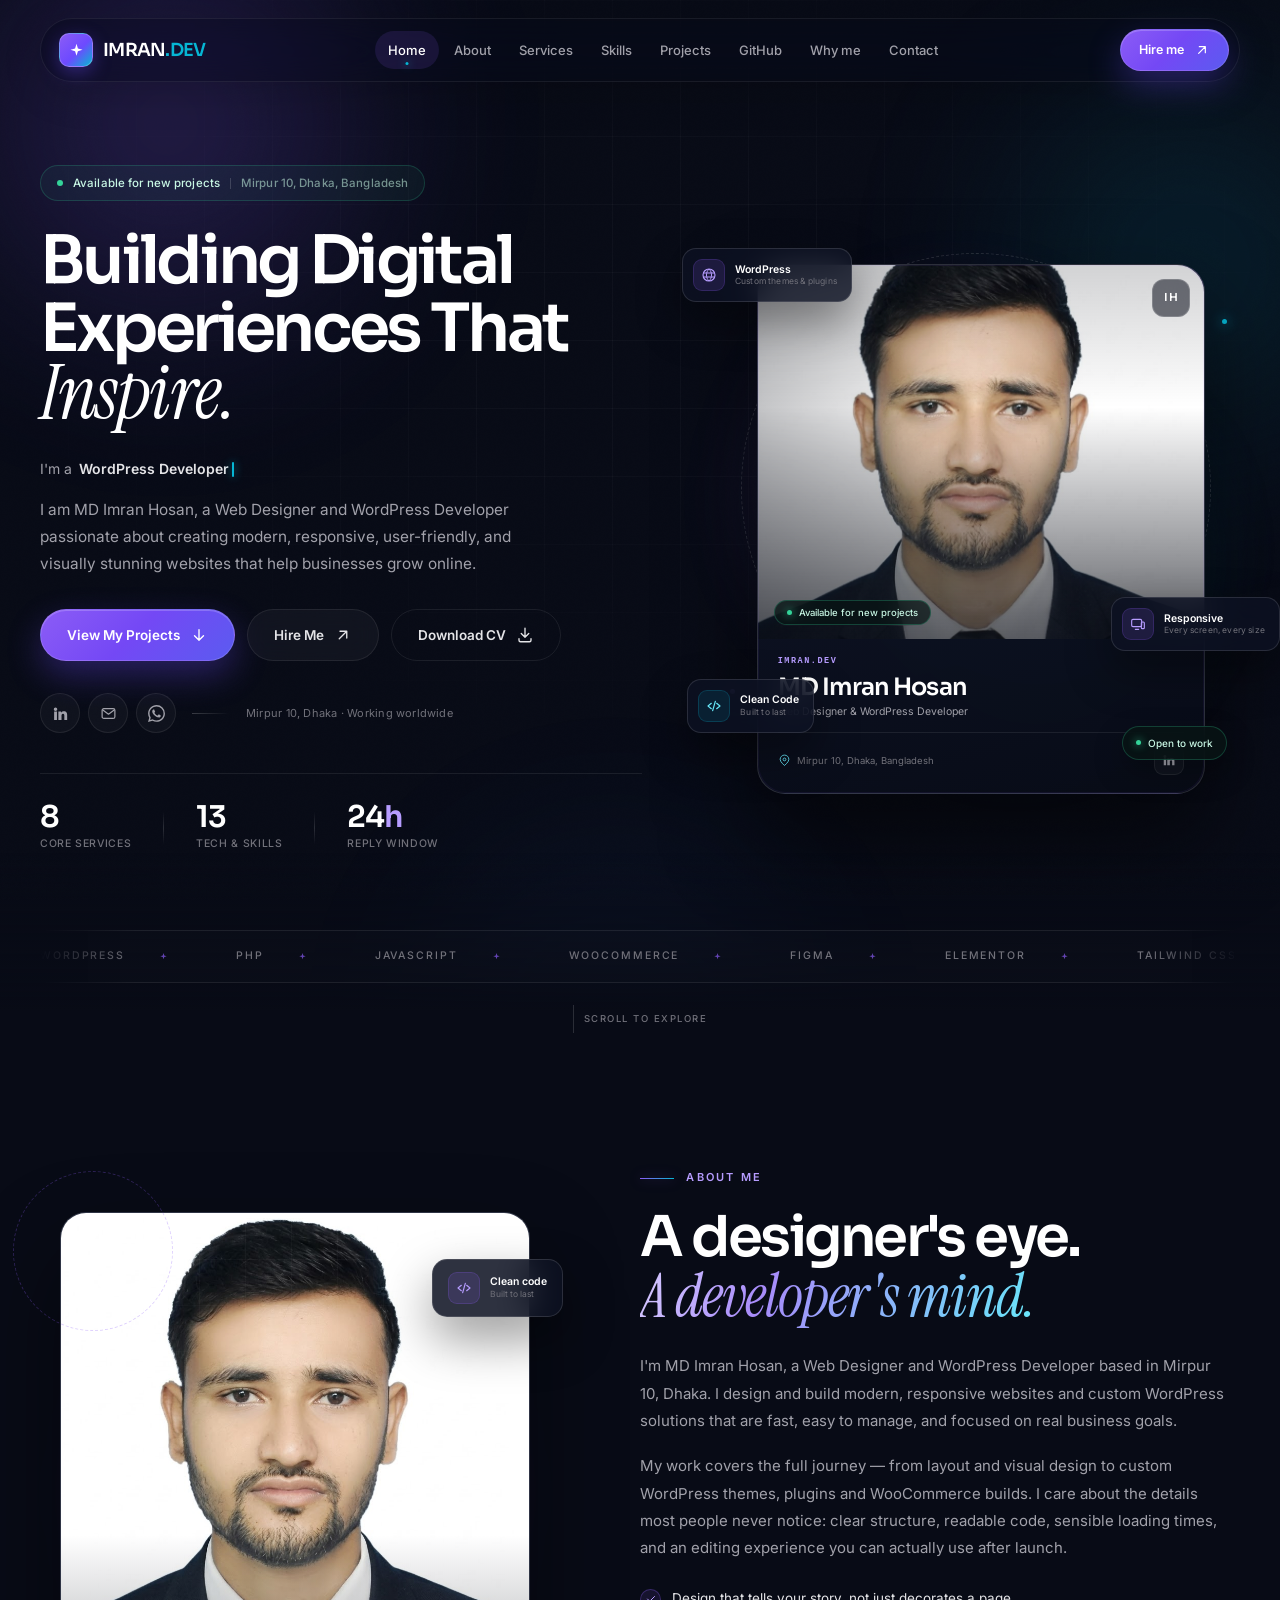
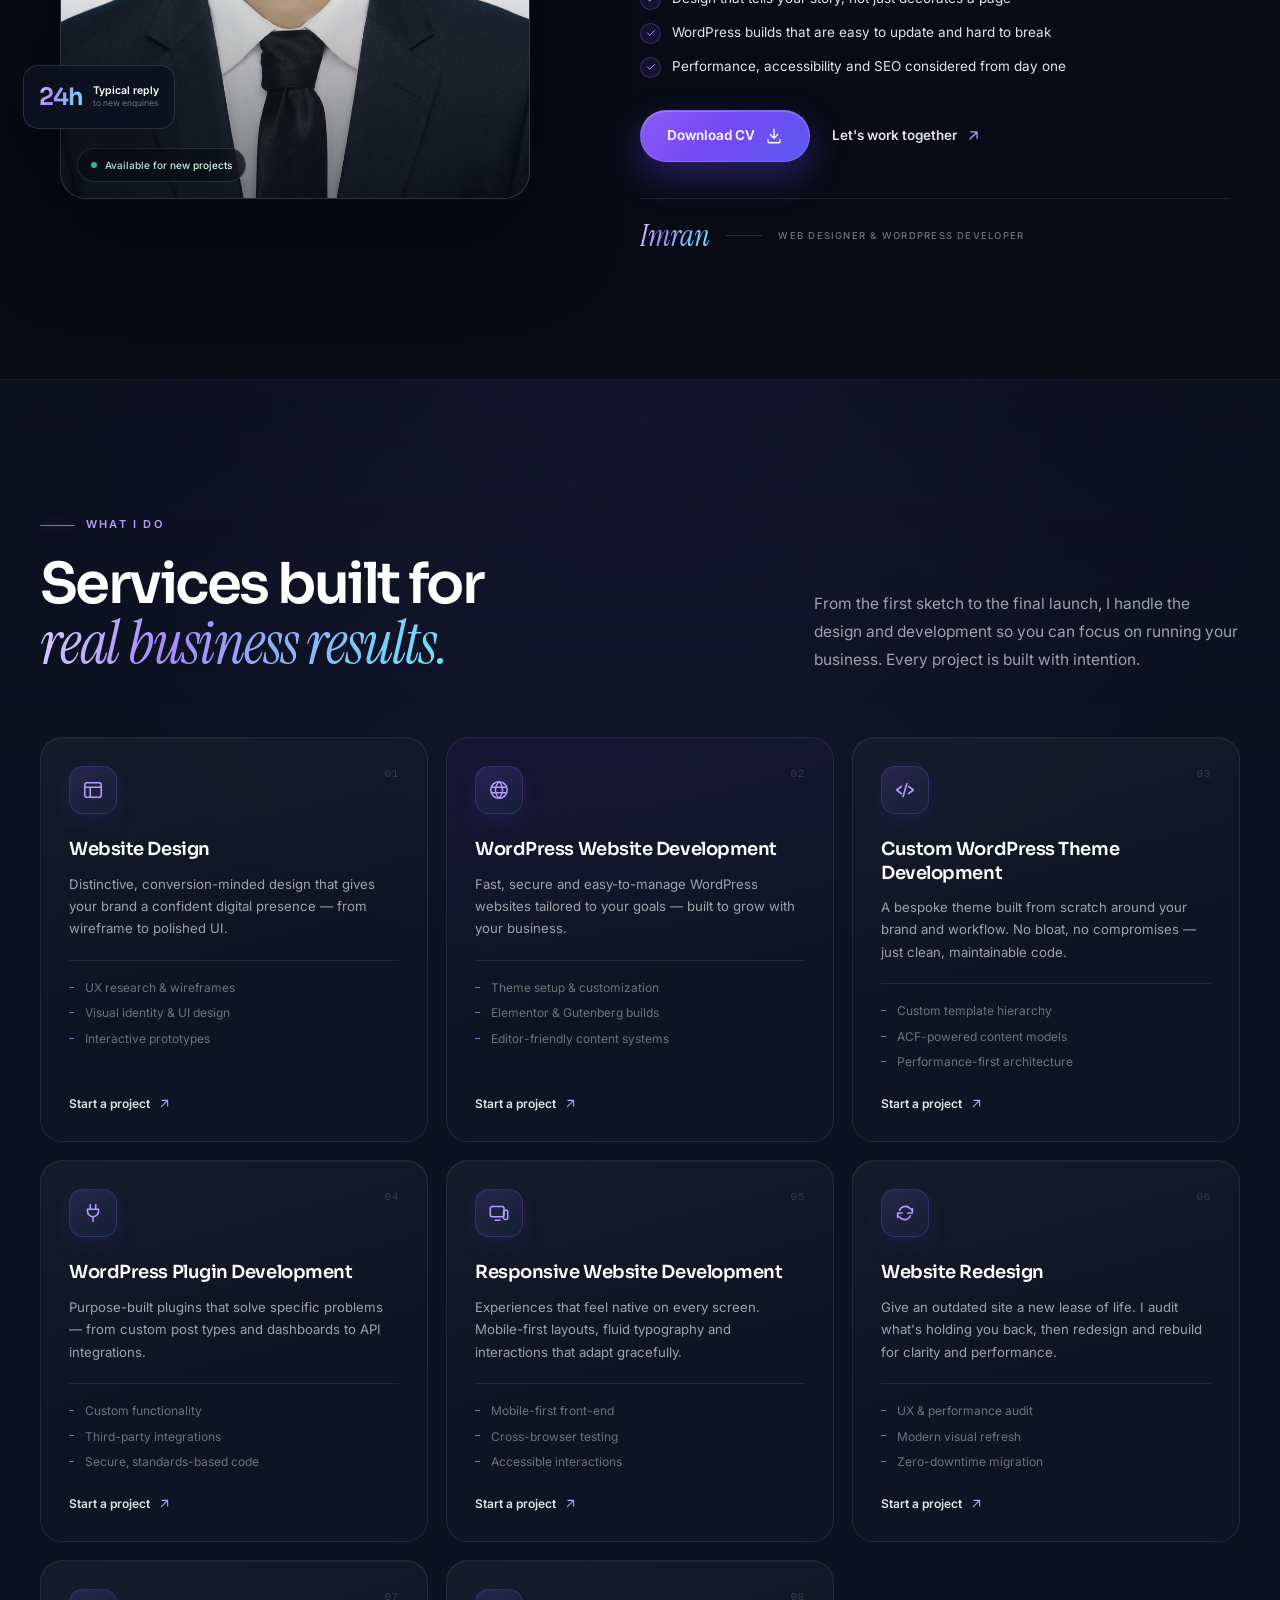
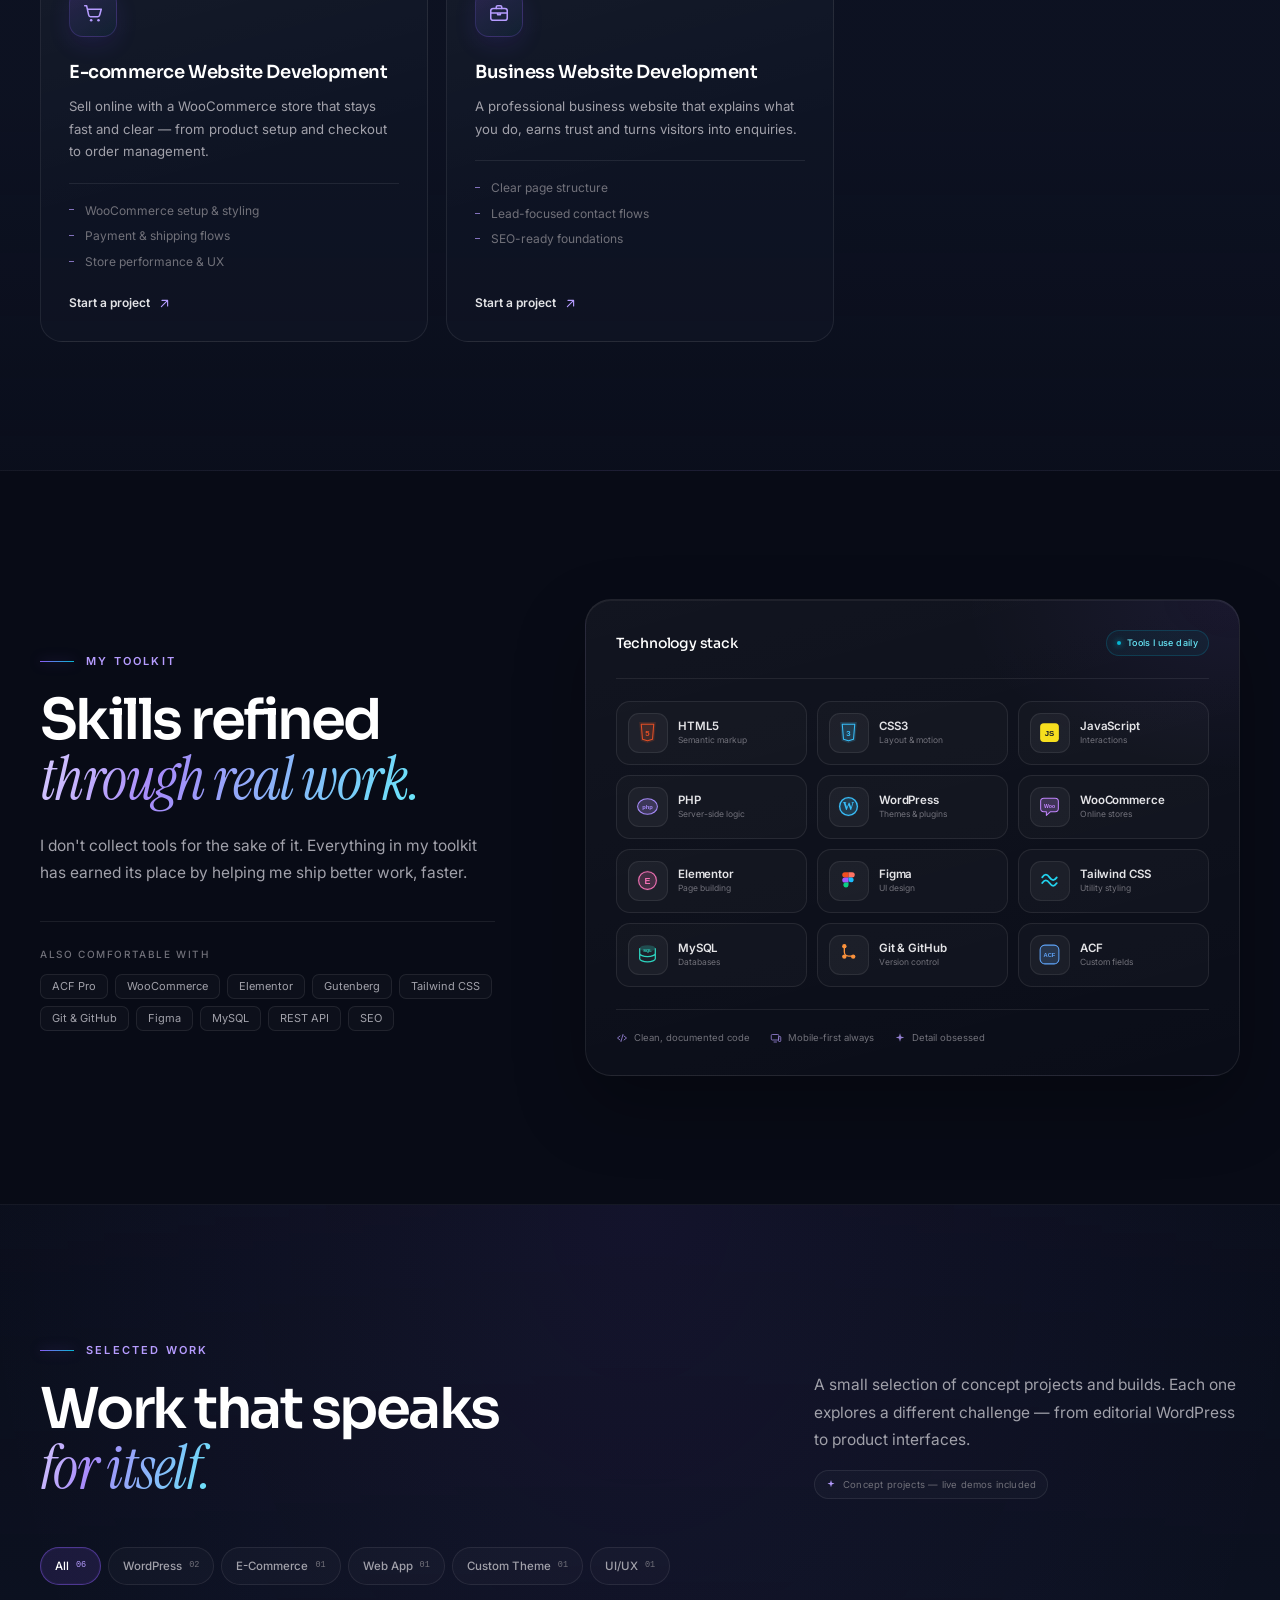
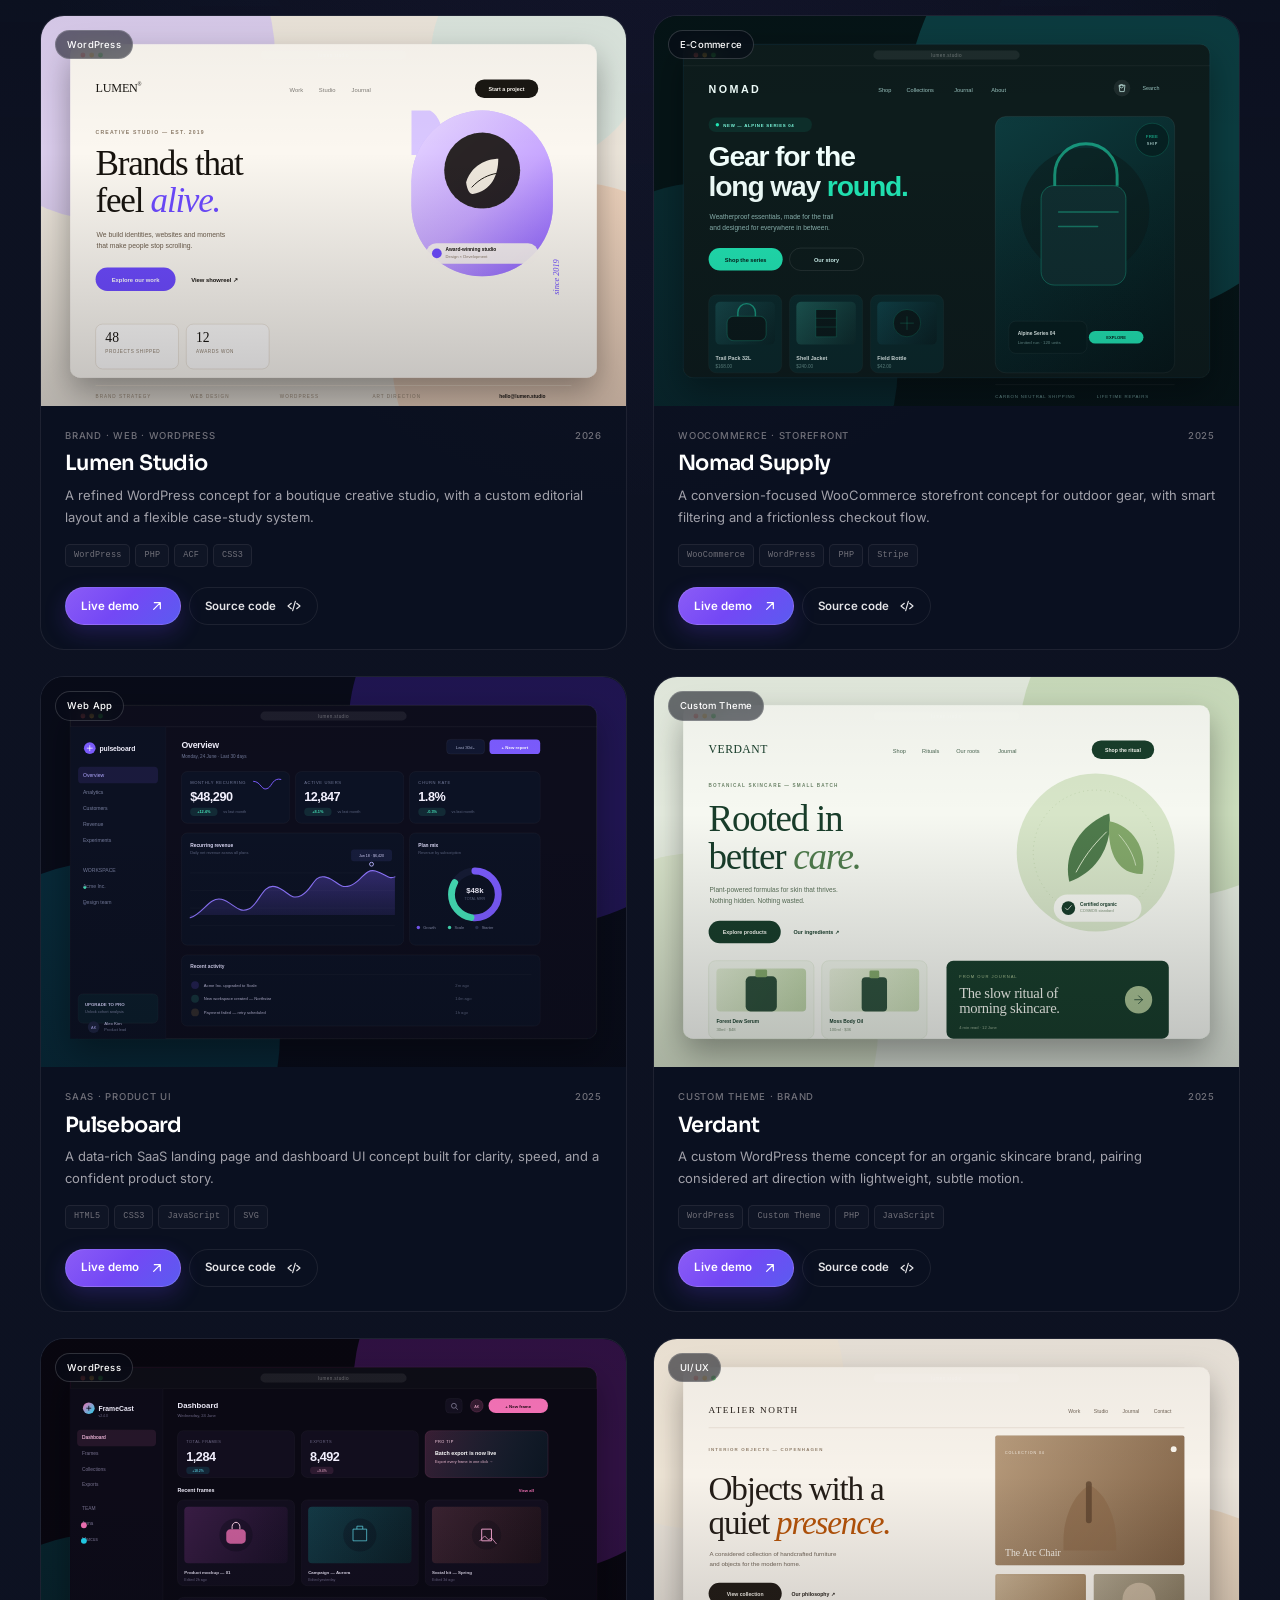
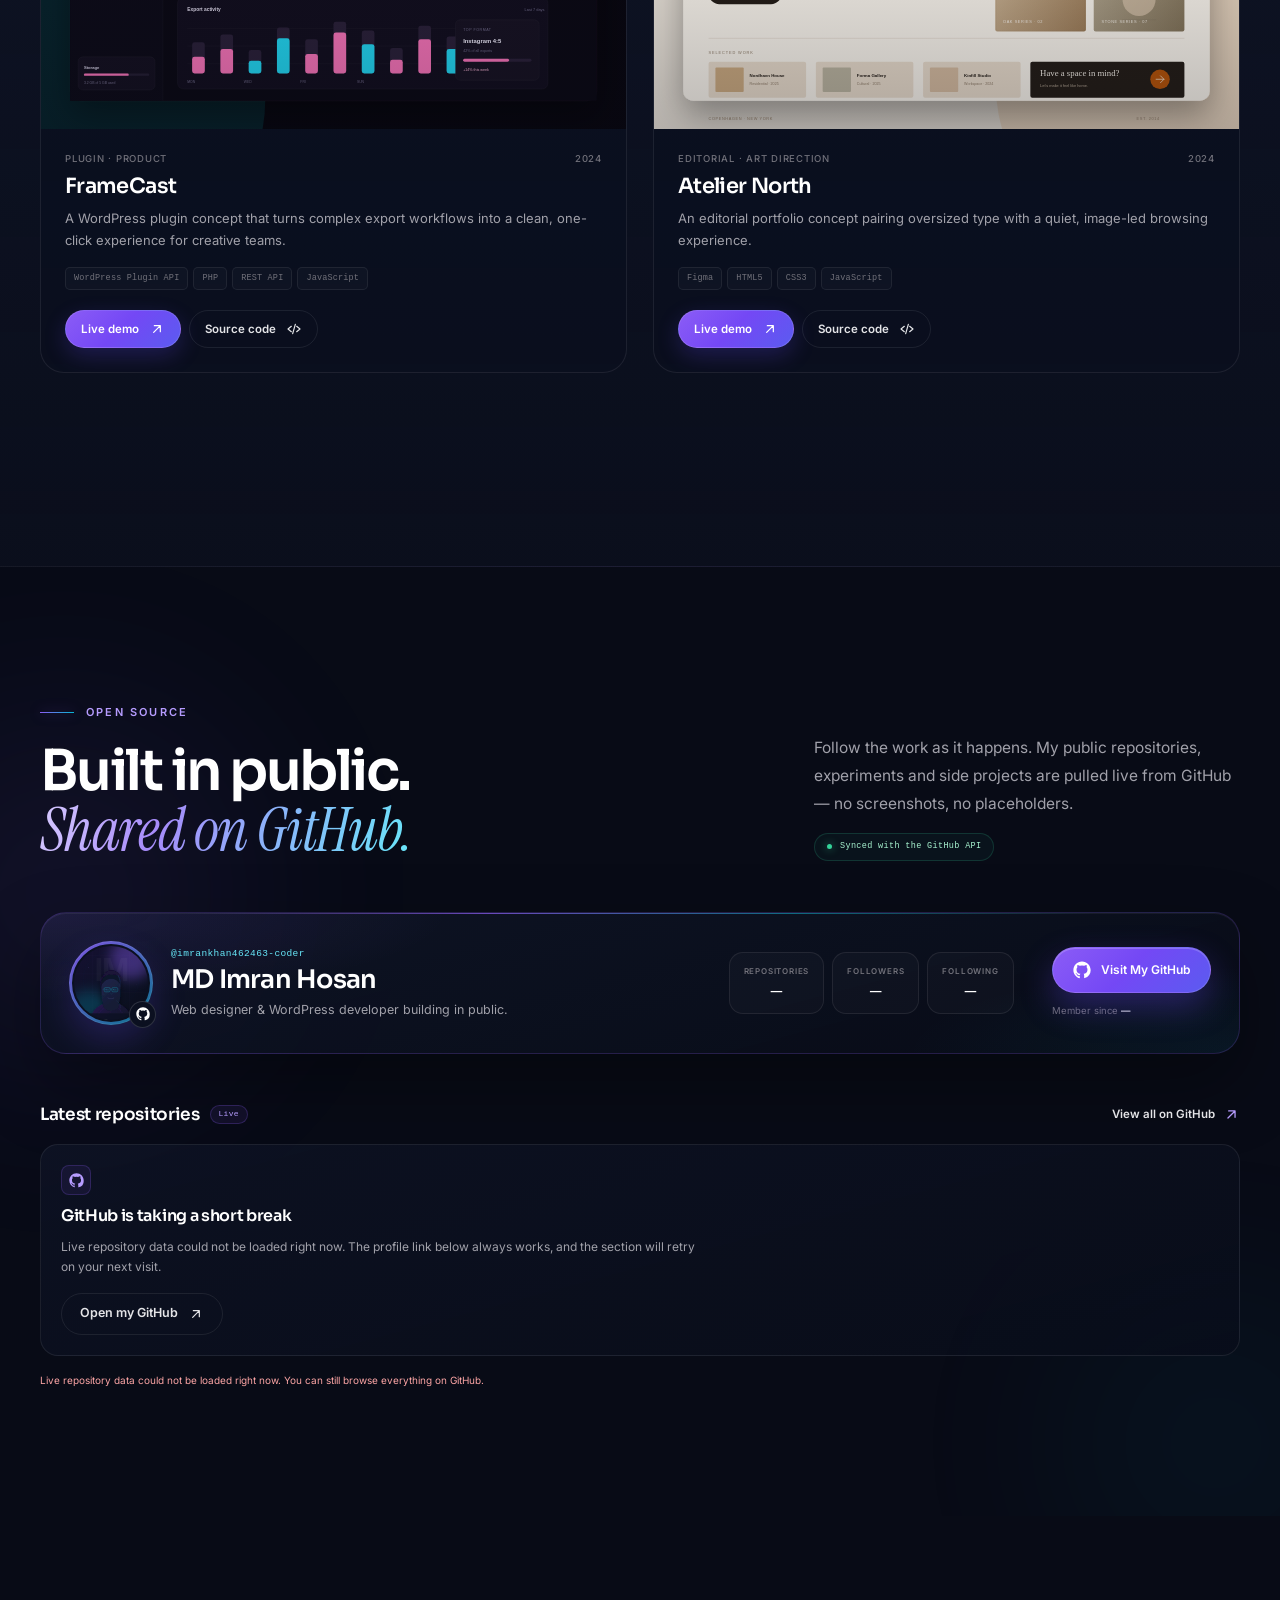
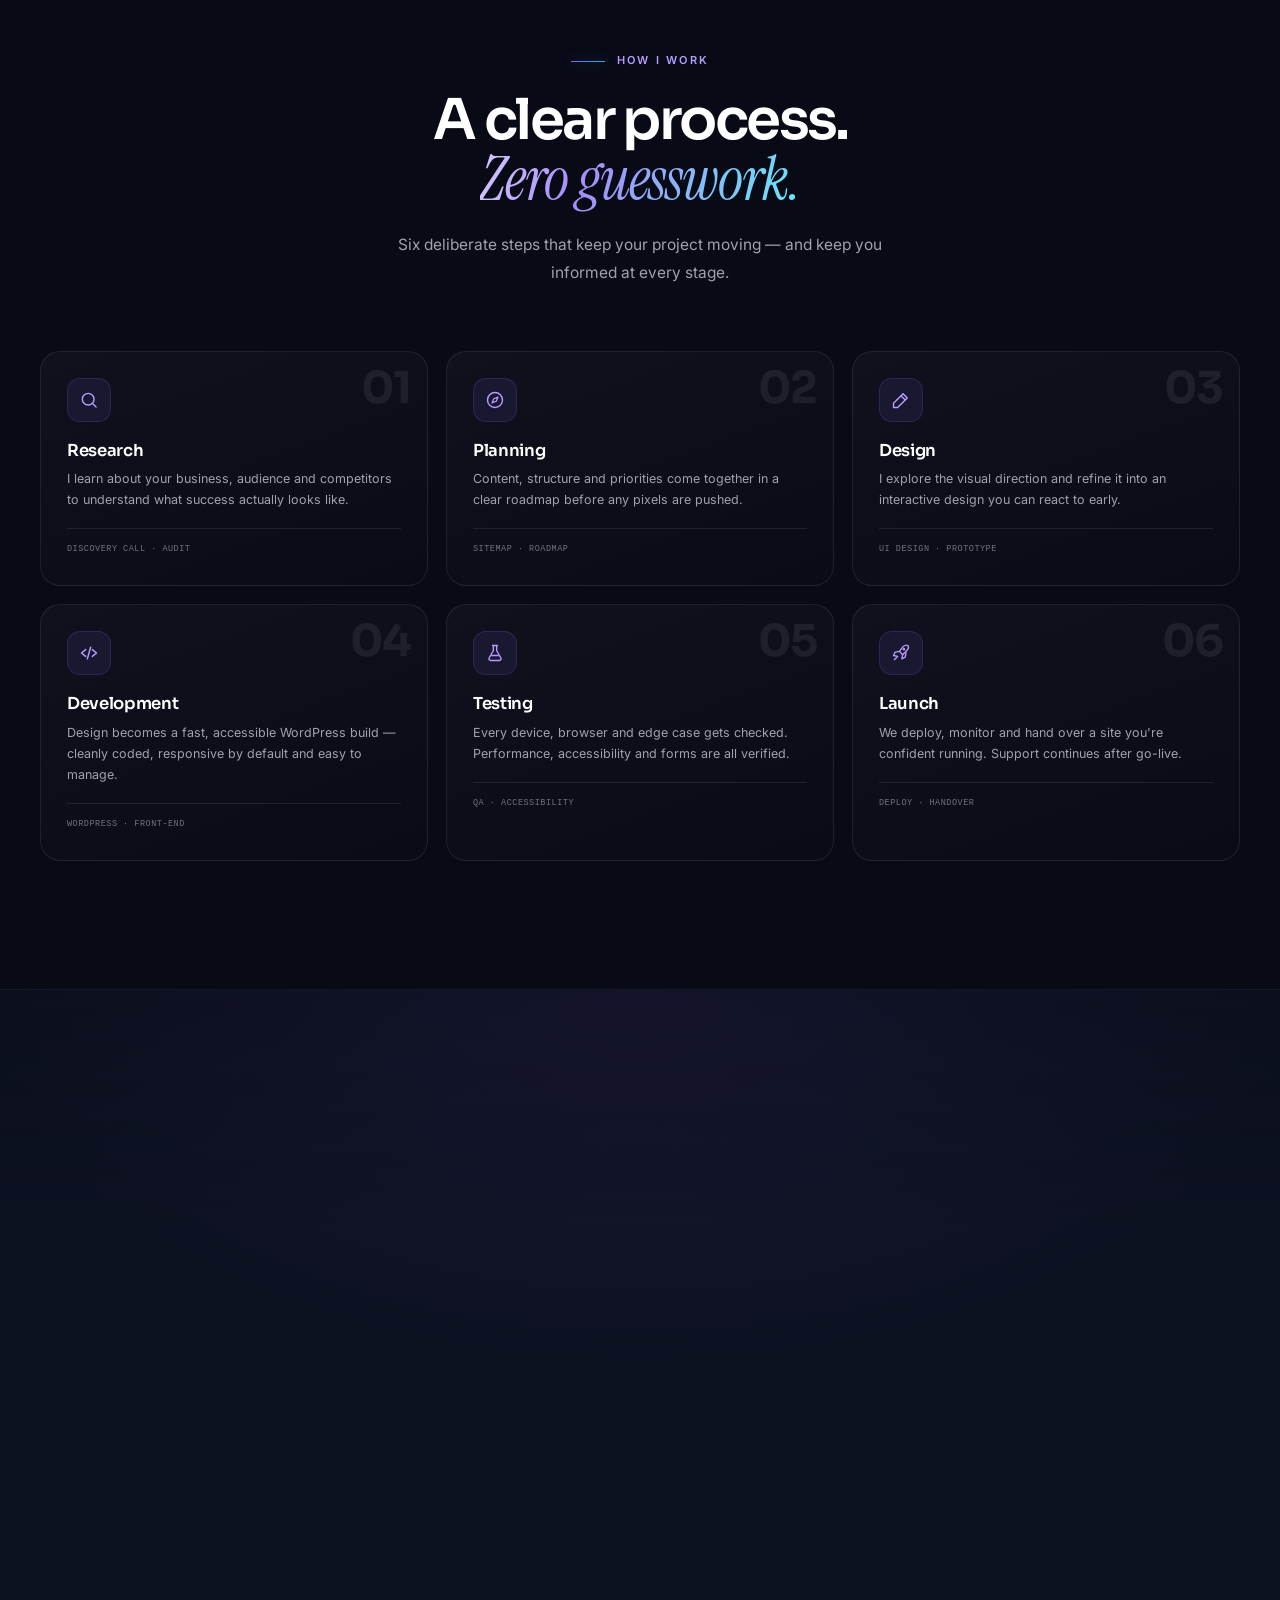
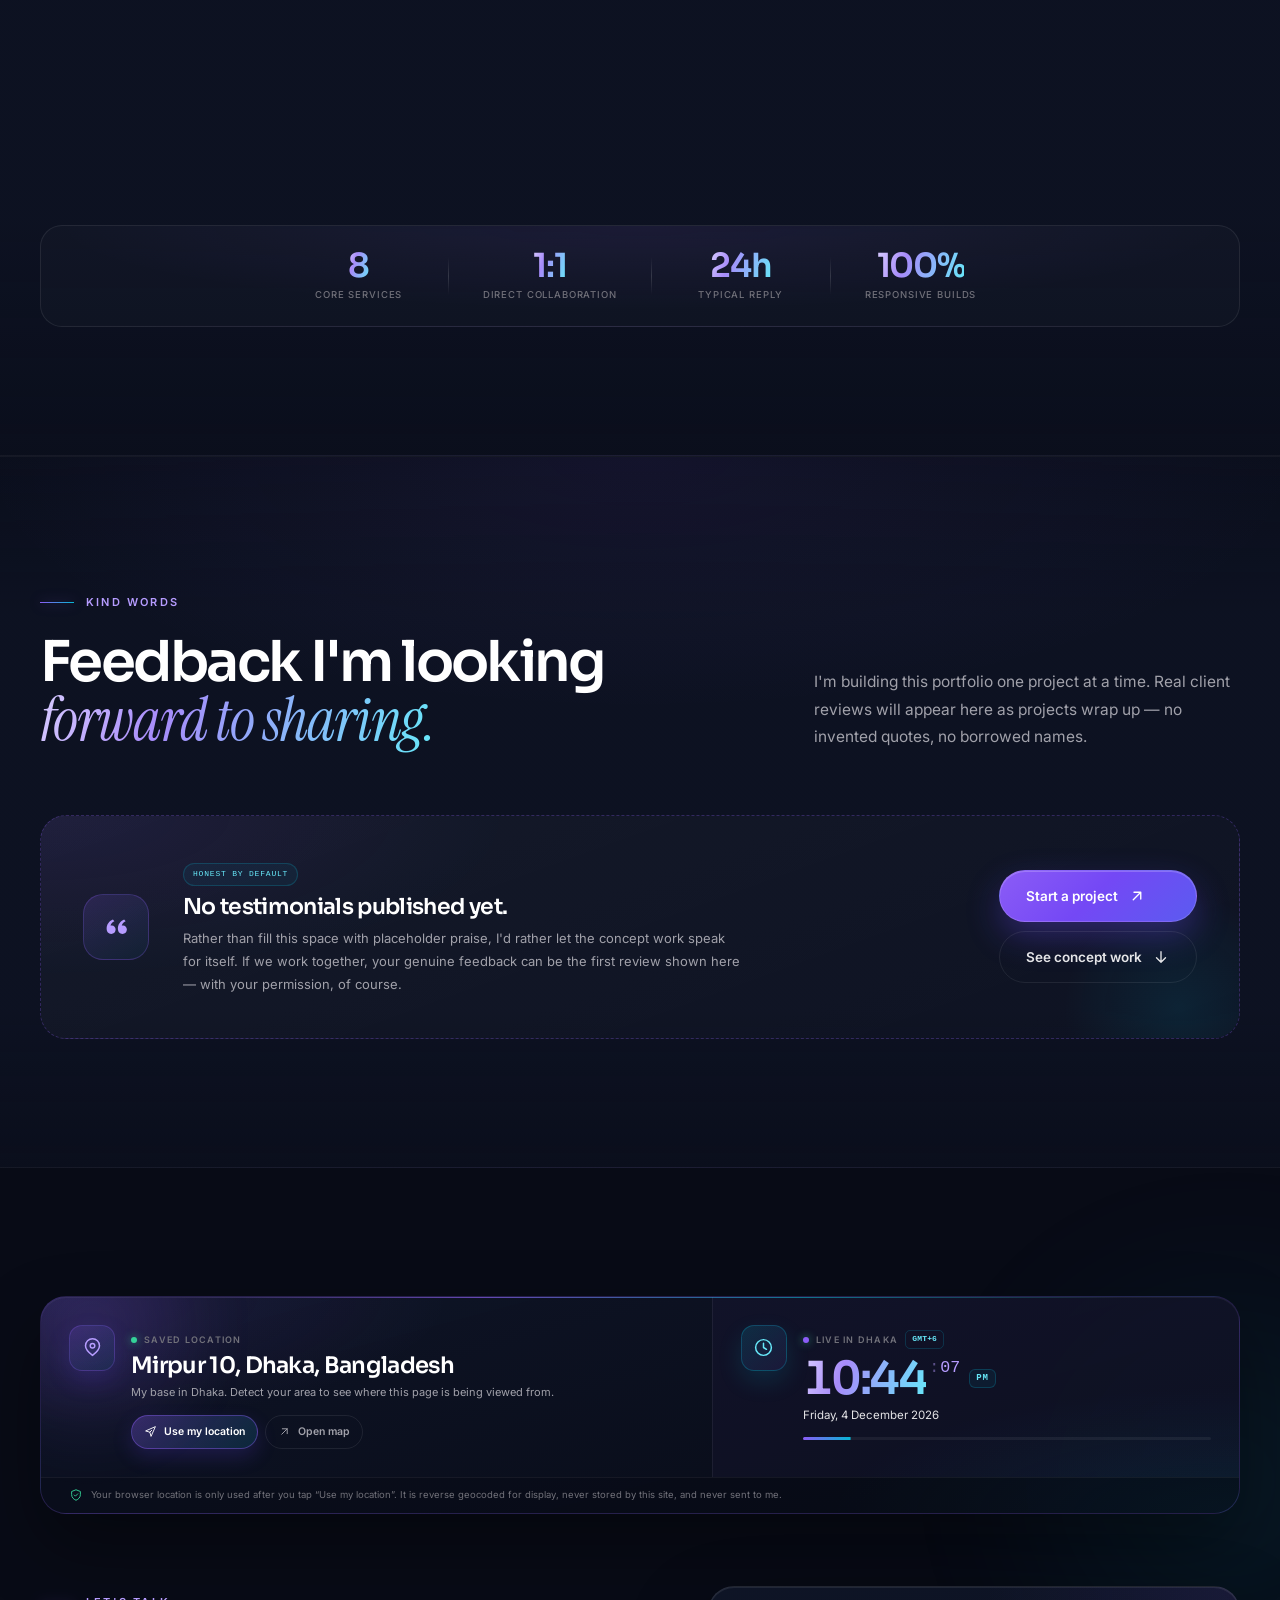
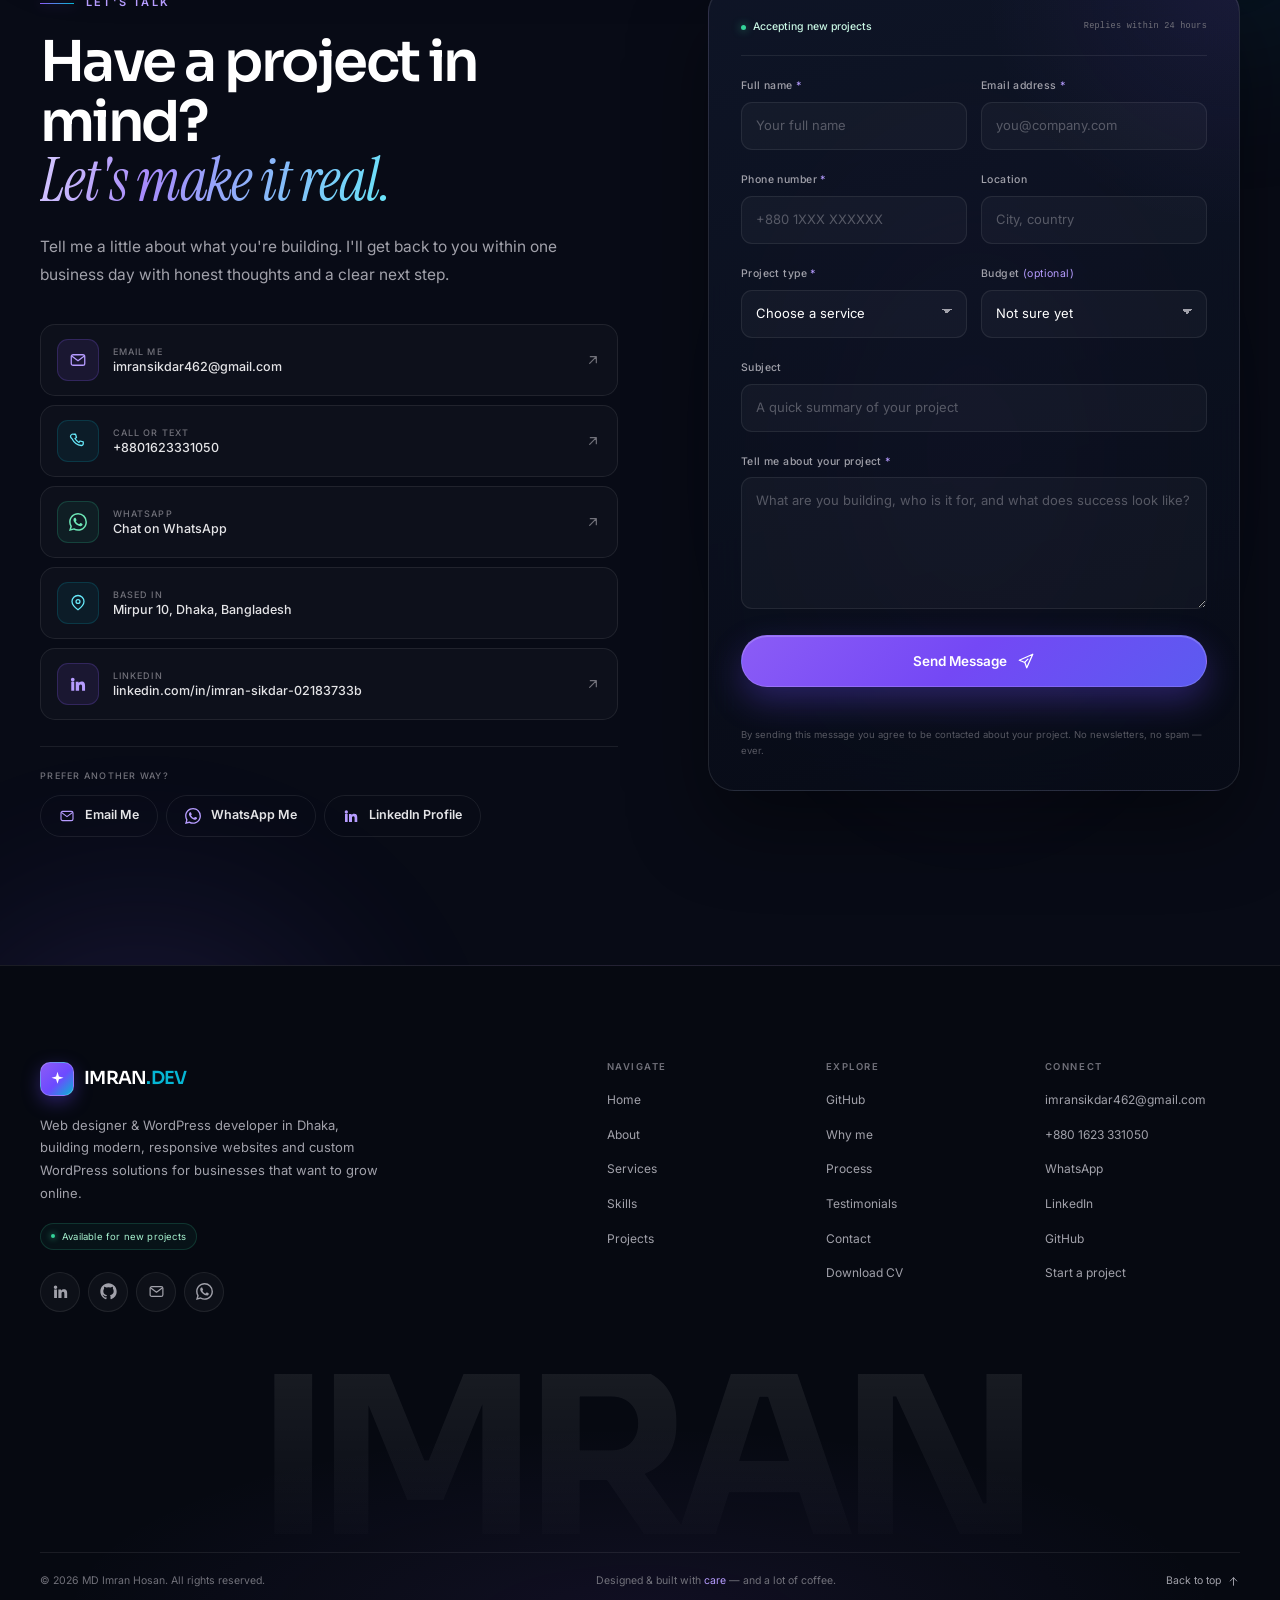
<file: index.html>
<!DOCTYPE html>
<html class="no-js" lang="en">
<head>
  <meta charset="UTF-8">
  <meta name="viewport" content="width=device-width, initial-scale=1.0">
  <title>MD Imran Hosan</title>
  <meta name="description" content="MD Imran Hosan is a Web Designer and WordPress Developer in Mirpur 10, Dhaka, building modern, responsive, user-friendly websites, custom WordPress themes and plugins.">
  <meta name="author" content="MD Imran Hosan">
  <meta name="theme-color" content="#080B16">
  <meta name="robots" content="index, follow">
  <link rel="canonical" href="https://imran.dev/">

  <!-- Open Graph / social -->
  <meta property="og:type" content="website">
  <meta property="og:locale" content="en_US">
  <meta property="og:site_name" content="MD Imran Hosan — Web Designer &amp; WordPress Developer">
  <meta property="og:title" content="MD Imran Hosan — Web Designer &amp; WordPress Developer">
  <meta property="og:description" content="Building digital experiences that inspire. Modern web design, WordPress development, custom themes, plugins and WooCommerce.">
  <meta property="og:url" content="https://imran.dev/">
  <meta property="og:image" content="https://imran.dev/assets/images/og-image.png">
  <meta property="og:image:width" content="1200">
  <meta property="og:image:height" content="630">
  <meta name="twitter:card" content="summary_large_image">
  <meta name="twitter:title" content="MD Imran Hosan — Web Designer &amp; WordPress Developer">
  <meta name="twitter:description" content="Building digital experiences that inspire.">
  <meta name="twitter:image" content="https://imran.dev/assets/images/og-image.png">

  <!-- Icons & fonts -->
  <link rel="icon" type="image/svg+xml" href="assets/images/favicon.svg">
  <link rel="apple-touch-icon" href="assets/images/favicon.svg">
  <link rel="preconnect" href="https://fonts.googleapis.com">
  <link rel="preconnect" href="https://fonts.gstatic.com" crossorigin>
  <link href="https://fonts.googleapis.com/css2?family=Inter:wght@400;500;600;700&family=Instrument+Serif:ital@0;1&family=Sora:wght@400;500;600;700&display=swap" rel="stylesheet">
  <link rel="stylesheet" href="assets/css/core.css">
  <link rel="stylesheet" href="assets/css/sections.css">
  <link rel="stylesheet" href="assets/css/content.css">
  <link rel="stylesheet" href="assets/css/responsive.css">
  <link rel="stylesheet" href="assets/css/upgrade.css">
  <link rel="stylesheet" href="assets/css/live.css">

  <!-- Progressive enhancement flag. The page remains fully usable without JS. -->
  <script>document.documentElement.classList.remove('no-js');document.documentElement.classList.add('js');</script>

  <script type="application/ld+json">
  {
    "@context": "https://schema.org",
    "@type": "Person",
    "name": "MD Imran Hosan",
    "jobTitle": "Web Designer & WordPress Developer",
    "description": "Web designer and WordPress developer based in Mirpur 10, Dhaka, building modern, responsive, user-friendly websites and custom WordPress solutions.",
    "url": "https://imran.dev/",
    "email": "mailto:imransikdar462@gmail.com",
    "telephone": "+8801623331050",
    "address": {
      "@type": "PostalAddress",
      "streetAddress": "Mirpur 10",
      "addressLocality": "Dhaka",
      "addressCountry": "BD"
    },
    "knowsAbout": ["Web Design", "WordPress Development", "Custom WordPress Themes", "WordPress Plugins", "WooCommerce", "Elementor", "PHP", "JavaScript", "Responsive Web Design", "SEO Fundamentals"],
    "sameAs": [
      "https://www.linkedin.com/in/imran-sikdar-02183733b",
      "https://github.com/imrankhan462463-coder"
    ]
  }
  </script>
</head>
<body>
  <a class="skip-link" href="#main">Skip to content</a>

  <!-- =========================================================
       SVG ICON SPRITE — referenced via <use href="#icon-name">
       ========================================================= -->
  <svg class="svg-sprite" aria-hidden="true" focusable="false" xmlns="http://www.w3.org/2000/svg">
    <symbol id="icon-arrow-right" viewBox="0 0 24 24"><path d="M5 12h14M13 6l6 6-6 6" fill="none" stroke="currentColor" stroke-width="1.8" stroke-linecap="round" stroke-linejoin="round"/></symbol>
    <symbol id="icon-arrow-up-right" viewBox="0 0 24 24"><path d="M7 17 17 7M8 7h9v9" fill="none" stroke="currentColor" stroke-width="1.8" stroke-linecap="round" stroke-linejoin="round"/></symbol>
    <symbol id="icon-arrow-down" viewBox="0 0 24 24"><path d="M12 5v14M6 13l6 6 6-6" fill="none" stroke="currentColor" stroke-width="1.8" stroke-linecap="round" stroke-linejoin="round"/></symbol>
    <symbol id="icon-arrow-up" viewBox="0 0 24 24"><path d="M12 19V5M6 11l6-6 6 6" fill="none" stroke="currentColor" stroke-width="1.8" stroke-linecap="round" stroke-linejoin="round"/></symbol>
    <symbol id="icon-download" viewBox="0 0 24 24"><path d="M12 3v12m0 0 5-5m-5 5-5-5M4 17v2a2 2 0 0 0 2 2h12a2 2 0 0 0 2-2v-2" fill="none" stroke="currentColor" stroke-width="1.8" stroke-linecap="round" stroke-linejoin="round"/></symbol>
    <symbol id="icon-mail" viewBox="0 0 24 24"><rect x="3" y="5" width="18" height="14" rx="2.5" fill="none" stroke="currentColor" stroke-width="1.7"/><path d="m4 7 8 6 8-6" fill="none" stroke="currentColor" stroke-width="1.7" stroke-linecap="round" stroke-linejoin="round"/></symbol>
    <symbol id="icon-phone" viewBox="0 0 24 24"><path d="M6.5 3h2.2l1.3 4.3-2 1.4a13.3 13.3 0 0 0 5.3 5.3l1.4-2 4.3 1.3v2.2a2.5 2.5 0 0 1-2.7 2.5C9.8 17.3 6.7 14.2 4 8.9A2.5 2.5 0 0 1 6.5 3Z" fill="none" stroke="currentColor" stroke-width="1.7" stroke-linejoin="round"/></symbol>
    <symbol id="icon-map-pin" viewBox="0 0 24 24"><path d="M20 10c0 5-8 11-8 11S4 15 4 10a8 8 0 1 1 16 0Z" fill="none" stroke="currentColor" stroke-width="1.7"/><circle cx="12" cy="10" r="2.6" fill="none" stroke="currentColor" stroke-width="1.7"/></symbol>
    <symbol id="icon-clock" viewBox="0 0 24 24"><circle cx="12" cy="12" r="9" fill="none" stroke="currentColor" stroke-width="1.7"/><path d="M12 7.2V12l3.4 2.1" fill="none" stroke="currentColor" stroke-width="1.7" stroke-linecap="round" stroke-linejoin="round"/></symbol>
    <symbol id="icon-navigation" viewBox="0 0 24 24"><path d="m3 11 18-8-8 18-2.2-7.8L3 11Z" fill="none" stroke="currentColor" stroke-width="1.7" stroke-linejoin="round"/><path d="m10.8 13.2 3.4-3.4" fill="none" stroke="currentColor" stroke-width="1.7" stroke-linecap="round"/></symbol>
    <symbol id="icon-star" viewBox="0 0 24 24"><path d="m12 3 2.8 5.7 6.2.9-4.5 4.4 1.1 6.2L12 17.3l-5.6 2.9 1.1-6.2L3 9.6l6.2-.9L12 3Z" fill="none" stroke="currentColor" stroke-width="1.6" stroke-linejoin="round"/></symbol>
    <symbol id="icon-fork" viewBox="0 0 24 24"><circle cx="6" cy="6" r="2.2" fill="none" stroke="currentColor" stroke-width="1.6"/><circle cx="18" cy="6" r="2.2" fill="none" stroke="currentColor" stroke-width="1.6"/><circle cx="12" cy="18" r="2.2" fill="none" stroke="currentColor" stroke-width="1.6"/><path d="M6 8.2v2.3a3 3 0 0 0 3 3h6a3 3 0 0 0 3-3V8.2M12 13.5v2.3" fill="none" stroke="currentColor" stroke-width="1.6" stroke-linecap="round"/></symbol>
    <symbol id="icon-shield" viewBox="0 0 24 24"><path d="M12 3 4.5 6v5.4c0 4.4 3 7.9 7.5 9.6 4.5-1.7 7.5-5.2 7.5-9.6V6L12 3Z" fill="none" stroke="currentColor" stroke-width="1.6" stroke-linejoin="round"/><path d="m9 12 2 2 4-4" fill="none" stroke="currentColor" stroke-width="1.6" stroke-linecap="round" stroke-linejoin="round"/></symbol>
    <symbol id="icon-repo" viewBox="0 0 24 24"><path d="M4 5.5A2.5 2.5 0 0 1 6.5 3H20v15H6.5A2.5 2.5 0 0 0 4 20.5V5.5Z" fill="none" stroke="currentColor" stroke-width="1.6" stroke-linejoin="round"/><path d="M4 20.5A2.5 2.5 0 0 1 6.5 18H20v3H6.5A2.5 2.5 0 0 1 4 20.5Z" fill="none" stroke="currentColor" stroke-width="1.6" stroke-linejoin="round"/><path d="M8 7h8M8 10.5h5" fill="none" stroke="currentColor" stroke-width="1.6" stroke-linecap="round"/></symbol>
    <symbol id="icon-users" viewBox="0 0 24 24"><circle cx="9" cy="8" r="3.2" fill="none" stroke="currentColor" stroke-width="1.6"/><path d="M2.8 20a6.2 6.2 0 0 1 12.4 0M16 5.2a3.2 3.2 0 0 1 0 5.6M18.2 14.2a5 5 0 0 1 3 4.8" fill="none" stroke="currentColor" stroke-width="1.6" stroke-linecap="round"/></symbol>
    <symbol id="icon-check" viewBox="0 0 24 24"><path d="m5 12 4.5 4.5L19 7" fill="none" stroke="currentColor" stroke-width="2" stroke-linecap="round" stroke-linejoin="round"/></symbol>
    <symbol id="icon-menu" viewBox="0 0 24 24"><path d="M4 7h16M4 12h16M4 17h16" fill="none" stroke="currentColor" stroke-width="1.8" stroke-linecap="round"/></symbol>
    <symbol id="icon-close" viewBox="0 0 24 24"><path d="m6 6 12 12M18 6 6 18" fill="none" stroke="currentColor" stroke-width="1.8" stroke-linecap="round"/></symbol>
    <symbol id="icon-copy" viewBox="0 0 24 24"><rect x="8" y="8" width="12" height="12" rx="2" fill="none" stroke="currentColor" stroke-width="1.7"/><path d="M16 8V6a2 2 0 0 0-2-2H6a2 2 0 0 0-2 2v8a2 2 0 0 0 2 2h2" fill="none" stroke="currentColor" stroke-width="1.7"/></symbol>
    <symbol id="icon-play" viewBox="0 0 24 24"><path d="M8 5.5v13l11-6.5-11-6.5Z" fill="currentColor"/></symbol>
    <symbol id="icon-quote" viewBox="0 0 24 24"><path d="M9.5 6C6.4 7.4 4.5 10 4.5 13.2c0 2.6 1.5 4.3 3.7 4.3 2 0 3.5-1.5 3.5-3.5 0-1.9-1.3-3.3-3.1-3.3-.3 0-.7 0-1 .1.4-1.4 1.5-2.6 3.1-3.4L9.5 6Zm9 0c-3.1 1.4-5 4-5 7.2 0 2.6 1.5 4.3 3.7 4.3 2 0 3.5-1.5 3.5-3.5 0-1.9-1.3-3.3-3.1-3.3-.3 0-.7 0-1 .1.4-1.4 1.5-2.6 3.1-3.4L18.5 6Z" fill="currentColor"/></symbol>
    <symbol id="icon-layout" viewBox="0 0 24 24"><rect x="3" y="4" width="18" height="16" rx="2.5" fill="none" stroke="currentColor" stroke-width="1.7"/><path d="M3 9h18M9 9v11" stroke="currentColor" stroke-width="1.7"/></symbol>
    <symbol id="icon-globe" viewBox="0 0 24 24"><circle cx="12" cy="12" r="9" fill="none" stroke="currentColor" stroke-width="1.7"/><path d="M3.5 9h17M3.5 15h17M12 3c2.5 2.5 3.8 5.6 3.8 9S14.5 18.5 12 21c-2.5-2.5-3.8-5.6-3.8-9S9.5 5.5 12 3Z" fill="none" stroke="currentColor" stroke-width="1.5"/></symbol>
    <symbol id="icon-code" viewBox="0 0 24 24"><path d="m8 8-5 4 5 4M16 8l5 4-5 4M14 5l-4 14" fill="none" stroke="currentColor" stroke-width="1.8" stroke-linecap="round" stroke-linejoin="round"/></symbol>
    <symbol id="icon-plug" viewBox="0 0 24 24"><path d="M9 3v5M15 3v5M6 8h12v2a6 6 0 0 1-6 6 6 6 0 0 1-6-6V8ZM12 16v5" fill="none" stroke="currentColor" stroke-width="1.7" stroke-linecap="round" stroke-linejoin="round"/></symbol>
    <symbol id="icon-cart" viewBox="0 0 24 24"><path d="M3 4h2l2.3 10.4a2 2 0 0 0 2 1.6h7.9a2 2 0 0 0 2-1.6L21 8H6" fill="none" stroke="currentColor" stroke-width="1.7" stroke-linecap="round" stroke-linejoin="round"/><circle cx="10" cy="20" r="1.4" fill="currentColor"/><circle cx="18" cy="20" r="1.4" fill="currentColor"/></symbol>
    <symbol id="icon-briefcase" viewBox="0 0 24 24"><rect x="3" y="7" width="18" height="13" rx="2.5" fill="none" stroke="currentColor" stroke-width="1.7"/><path d="M9 7V5.5A1.5 1.5 0 0 1 10.5 4h3A1.5 1.5 0 0 1 15 5.5V7M3 12h18M10.5 12v2h3v-2" fill="none" stroke="currentColor" stroke-width="1.7" stroke-linecap="round" stroke-linejoin="round"/></symbol>
    <symbol id="icon-devices" viewBox="0 0 24 24"><rect x="2.5" y="5" width="15" height="11" rx="2" fill="none" stroke="currentColor" stroke-width="1.7"/><path d="M8 20h5" stroke="currentColor" stroke-width="1.7" stroke-linecap="round"/><rect x="17" y="9" width="4.5" height="10" rx="1.5" fill="none" stroke="currentColor" stroke-width="1.7"/></symbol>
    <symbol id="icon-refresh" viewBox="0 0 24 24"><path d="M20 7v5h-5M4 17v-5h5" fill="none" stroke="currentColor" stroke-width="1.7" stroke-linecap="round" stroke-linejoin="round"/><path d="M6.1 9a7 7 0 0 1 11.5-2L20 9M4 15l2.4 2a7 7 0 0 0 11.5-2" fill="none" stroke="currentColor" stroke-width="1.7" stroke-linecap="round" stroke-linejoin="round"/></symbol>
    <symbol id="icon-search" viewBox="0 0 24 24"><circle cx="11" cy="11" r="7" fill="none" stroke="currentColor" stroke-width="1.7"/><path d="m16.5 16.5 4 4" stroke="currentColor" stroke-width="1.7" stroke-linecap="round"/></symbol>
    <symbol id="icon-compass" viewBox="0 0 24 24"><circle cx="12" cy="12" r="9" fill="none" stroke="currentColor" stroke-width="1.7"/><path d="m15.5 8.5-2 5-5 2 2-5 5-2Z" fill="none" stroke="currentColor" stroke-width="1.6" stroke-linejoin="round"/></symbol>
    <symbol id="icon-pen" viewBox="0 0 24 24"><path d="m14.5 4.5 5 5L8 21H3v-5L14.5 4.5Z" fill="none" stroke="currentColor" stroke-width="1.7" stroke-linejoin="round"/><path d="m12 7 5 5" stroke="currentColor" stroke-width="1.7"/></symbol>
    <symbol id="icon-test" viewBox="0 0 24 24"><path d="M9 3h6M10 3v6l-5 9a2 2 0 0 0 1.8 3h10.4a2 2 0 0 0 1.8-3l-5-9V3" fill="none" stroke="currentColor" stroke-width="1.7" stroke-linecap="round" stroke-linejoin="round"/><path d="M7.5 15h9" stroke="currentColor" stroke-width="1.7"/></symbol>
    <symbol id="icon-rocket" viewBox="0 0 24 24"><path d="M14.5 4.5c3-3 6-1.5 6-1.5s1.5 3-1.5 6L14 14l-4-4 4.5-5.5Z" fill="none" stroke="currentColor" stroke-width="1.6" stroke-linejoin="round"/><path d="M10 10 5 11l-2 4 5 1M14 14l-1 5 4-2 1-5M7 17l-3 3" fill="none" stroke="currentColor" stroke-width="1.6" stroke-linecap="round" stroke-linejoin="round"/><circle cx="15.5" cy="7.5" r="1.5" fill="currentColor"/></symbol>
    <symbol id="icon-send" viewBox="0 0 24 24"><path d="m3 11 18-8-8 18-2.5-7L3 11Z" fill="none" stroke="currentColor" stroke-width="1.7" stroke-linejoin="round"/><path d="m10.5 13.5 4-4" stroke="currentColor" stroke-width="1.7" stroke-linecap="round"/></symbol>
    <symbol id="icon-sparkle" viewBox="0 0 24 24"><path d="M12 2.5 14 9l6.5 2-6.5 2-2 6.5L10 13l-6.5-2L10 9l2-6.5Z" fill="currentColor"/></symbol>
    <symbol id="icon-github" viewBox="0 0 24 24"><path d="M12 .5C5.65.5.5 5.65.5 12c0 5.08 3.29 9.39 7.86 10.91.58.11.79-.25.79-.56v-2.17c-3.2.7-3.87-1.36-3.87-1.36-.52-1.33-1.27-1.68-1.27-1.68-1.04-.71.08-.7.08-.7 1.15.08 1.76 1.18 1.76 1.18 1.02 1.76 2.69 1.25 3.35.95.1-.74.4-1.25.72-1.54-2.55-.29-5.23-1.28-5.23-5.68 0-1.25.45-2.28 1.18-3.08-.12-.29-.51-1.46.11-3.05 0 0 .96-.31 3.15 1.18a10.9 10.9 0 0 1 5.74 0c2.18-1.49 3.14-1.18 3.14-1.18.63 1.59.24 2.76.12 3.05.74.8 1.18 1.83 1.18 3.08 0 4.41-2.69 5.38-5.25 5.66.41.35.78 1.05.78 2.12v3.14c0 .31.21.68.8.56A10.52 10.52 0 0 0 23.5 12C23.5 5.65 18.35.5 12 .5Z" fill="currentColor"/></symbol>
    <symbol id="icon-linkedin" viewBox="0 0 24 24"><path d="M4.98 3.5a2.5 2.5 0 1 1 0 5 2.5 2.5 0 0 1 0-5ZM3 9h4v12H3V9Zm6 0h3.8v1.71h.05c.53-.95 1.83-1.95 3.77-1.95 4.03 0 4.78 2.5 4.78 5.75V21h-4v-5.5c0-1.31-.02-3-1.83-3-1.83 0-2.11 1.43-2.11 2.9V21H9V9Z" fill="currentColor"/></symbol>
    <symbol id="icon-dribbble" viewBox="0 0 24 24"><path d="M12 24C5.385 24 0 18.615 0 12S5.385 0 12 0s12 5.385 12 12-5.385 12-12 12Zm10.12-10.358c-.35-.11-3.17-.953-6.384-.438 1.34 3.684 1.887 6.684 1.992 7.308 2.3-1.555 3.936-4.02 4.395-6.87h-.003Zm-7.115 8.247c-.153-.9-.745-4.02-2.17-7.77l-.062.021c-5.766 2.012-7.83 6.004-8.012 6.361A9.955 9.955 0 0 0 12 22c2.005 0 3.87-.59 5.428-1.6l-.423-.511Zm-11.1-2.182c.241-.412 2.686-4.454 8.896-6.387.142-.046.288-.091.434-.133-.203-.458-.42-.914-.646-1.363-5.398 1.61-10.63 1.545-11.108 1.534l-.003.058A9.96 9.96 0 0 0 3.904 19.707Zm-1.034-8.093c.49.007 5.005.026 10.094-1.32a40.79 40.79 0 0 0-2.89-4.5A9.99 9.99 0 0 0 2.87 11.614Zm5.816-7.58a35.4 35.4 0 0 1 2.86 4.474c3.49-1.314 4.95-3.288 5.123-3.516A9.956 9.956 0 0 0 12 2.02c-1.83 0-3.55.495-5.02 1.36Zm9.5 1.105c-.203.24-1.82 2.32-5.43 3.71.24.49.46.99.67 1.49.07.17.14.34.21.51 3.79-.48 7.55.36 7.93.48a9.94 9.94 0 0 0-3.38-6.19Z" fill="currentColor"/></symbol>
    <symbol id="icon-x" viewBox="0 0 24 24"><path d="M18.244 2.25h3.308l-7.227 8.26 8.502 11.24h-6.657l-5.214-6.817-5.966 6.817H1.68l7.73-8.835L1.254 2.25H8.08l4.713 6.231 5.45-6.231Zm-1.161 17.52h1.833L7.084 4.126H5.117L17.083 19.77Z" fill="currentColor"/></symbol>
    <symbol id="icon-whatsapp" viewBox="0 0 24 24"><path d="M17.472 14.382c-.297-.149-1.758-.867-2.03-.967-.273-.099-.471-.148-.67.15-.197.297-.767.966-.94 1.164-.173.199-.347.223-.644.075-.297-.15-1.255-.463-2.39-1.475-.883-.788-1.48-1.761-1.653-2.059-.173-.297-.018-.458.13-.606.134-.133.297-.347.446-.52.149-.174.198-.298.298-.497.099-.198.05-.371-.05-.52-.099-.148-.669-1.612-.916-2.207-.242-.579-.487-.5-.669-.51-.173-.008-.371-.01-.57-.01-.198 0-.52.074-.792.372-.272.297-1.04 1.016-1.04 2.479 0 1.462 1.065 2.875 1.213 3.074.149.198 2.096 3.2 5.077 4.487.71.306 1.263.489 1.694.626.712.226 1.36.194 1.872.118.571-.085 1.758-.719 2.006-1.413.248-.694.248-1.289.173-1.413-.074-.124-.272-.198-.57-.347ZM12.05 21.785h-.004a9.87 9.87 0 0 1-5.031-1.378l-.361-.214-3.741.982.998-3.648-.235-.374a9.86 9.86 0 0 1-1.51-5.26c.001-5.45 4.436-9.884 9.888-9.884 2.64 0 5.122 1.03 6.988 2.898a9.825 9.825 0 0 1 2.893 6.994c-.003 5.45-4.437 9.884-9.885 9.884Zm8.413-18.297A11.815 11.815 0 0 0 12.05 0C5.495 0 .16 5.335.157 11.892c0 2.096.547 4.142 1.588 5.945L.057 24l6.305-1.654a11.882 11.882 0 0 0 5.683 1.448h.005c6.554 0 11.89-5.335 11.893-11.893a11.821 11.821 0 0 0-3.48-8.413Z" fill="currentColor"/></symbol>
  </svg>

  <!-- Scroll progress -->
  <div class="scroll-progress" aria-hidden="true"><span id="scroll-progress-bar"></span></div>

  <!-- =========================================================
       PRELOADER
       ========================================================= -->
  <div class="preloader" id="preloader" aria-hidden="true">
    <div class="preloader__inner">
      <span class="logo-mark logo-mark--lg" aria-hidden="true"><svg><use href="#icon-sparkle"></use></svg></span>
      <span class="preloader__name">IMRAN<span>.DEV</span></span>
      <span class="preloader__track"><span></span></span>
      <span class="preloader__label">Designing the experience…</span>
    </div>
  </div>

  <!-- =========================================================
       NAVBAR
       ========================================================= -->
  <header class="site-header" id="site-header">
    <div class="container">
      <nav class="nav-shell" aria-label="Primary">
        <a class="brand" href="#home" aria-label="MD Imran Hosan — back to top">
          <span class="logo-mark" aria-hidden="true"><svg><use href="#icon-sparkle"></use></svg></span>
          <span class="brand__name">IMRAN<span class="brand__dot">.DEV</span></span>
        </a>

        <ul class="nav-links" id="primary-menu">
          <li><a class="nav-link is-active" href="#home">Home</a></li>
          <li><a class="nav-link" href="#about">About</a></li>
          <li><a class="nav-link" href="#services">Services</a></li>
          <li><a class="nav-link" href="#skills">Skills</a></li>
          <li><a class="nav-link" href="#projects">Projects</a></li>
          <li><a class="nav-link" href="#github">GitHub</a></li>
          <li><a class="nav-link" href="#why-me">Why me</a></li>
          <li><a class="nav-link" href="#contact">Contact</a></li>
        </ul>

        <div class="nav-actions">
          <a class="btn btn--primary btn--sm nav-cta" href="#contact">
            <span>Hire me</span>
            <svg class="btn__icon" aria-hidden="true"><use href="#icon-arrow-up-right"></use></svg>
          </a>
          <button class="nav-toggle" id="nav-toggle" type="button" aria-expanded="false" aria-controls="mobile-menu" aria-label="Open menu">
            <span></span><span></span><span></span>
          </button>
        </div>
      </nav>
    </div>
  </header>

  <!-- Mobile navigation -->
  <div class="mobile-menu" id="mobile-menu" aria-hidden="true">
    <div class="mobile-menu__backdrop" data-menu-close></div>
    <div class="mobile-menu__panel" role="dialog" aria-modal="true" aria-label="Mobile navigation">
      <div class="mobile-menu__top">
        <span class="brand brand--static">
          <span class="logo-mark" aria-hidden="true"><svg><use href="#icon-sparkle"></use></svg></span>
          <span class="brand__name">IMRAN<span class="brand__dot">.DEV</span></span>
        </span>
        <button class="menu-close" type="button" data-menu-close aria-label="Close menu">
          <svg aria-hidden="true"><use href="#icon-close"></use></svg>
        </button>
      </div>
      <nav aria-label="Mobile">
        <ul class="mobile-links">
          <li><a href="#home"><span>01</span>Home</a></li>
          <li><a href="#about"><span>02</span>About</a></li>
          <li><a href="#services"><span>03</span>Services</a></li>
          <li><a href="#skills"><span>04</span>Skills</a></li>
          <li><a href="#projects"><span>05</span>Projects</a></li>
          <li><a href="#github"><span>06</span>GitHub</a></li>
          <li><a href="#process"><span>07</span>Process</a></li>
          <li><a href="#why-me"><span>08</span>Why me</a></li>
          <li><a href="#testimonials"><span>09</span>Testimonials</a></li>
          <li><a href="#contact"><span>10</span>Contact</a></li>
        </ul>
      </nav>
      <div class="mobile-menu__footer">
        <a class="btn btn--primary" href="#contact">Start a project <svg class="btn__icon" aria-hidden="true"><use href="#icon-arrow-up-right"></use></svg></a>
        <div class="socials">
          <a class="social-link" href="https://www.linkedin.com/in/imran-sikdar-02183733b" target="_blank" rel="noopener noreferrer" aria-label="LinkedIn profile"><svg aria-hidden="true"><use href="#icon-linkedin"></use></svg></a>
          <a class="social-link" href="https://github.com/imrankhan462463-coder" target="_blank" rel="noopener noreferrer" aria-label="GitHub profile" data-profile-link="github"><svg aria-hidden="true"><use href="#icon-github"></use></svg></a>
          <a class="social-link" href="mailto:imransikdar462@gmail.com" aria-label="Email MD Imran Hosan"><svg aria-hidden="true"><use href="#icon-mail"></use></svg></a>
          <a class="social-link" href="https://wa.me/8801623331050" target="_blank" rel="noopener noreferrer" aria-label="WhatsApp MD Imran Hosan"><svg aria-hidden="true"><use href="#icon-whatsapp"></use></svg></a>
        </div>
      </div>
    </div>
  </div>

  <main id="main">
    <!-- =========================================================
         HERO
         ========================================================= -->
    <section class="hero" id="home" aria-label="Introduction">
      <div class="hero__backdrop" aria-hidden="true">
        <span class="orb orb--violet"></span>
        <span class="orb orb--cyan"></span>
        <span class="orb orb--blue"></span>
        <span class="hero__grid"></span>
      </div>

      <div class="container hero__inner">
        <div class="hero__content">
          <p class="availability" data-reveal>
            <span class="availability__dot" aria-hidden="true"></span>
            <span data-profile="availability">Available for new projects</span>
            <span class="availability__sep" aria-hidden="true"></span>
            <span class="availability__muted" data-profile="location">Mirpur 10, Dhaka</span>
          </p>

          <h1 class="hero__title" data-reveal data-reveal-delay="60" data-profile-hero="hero_heading">
            <span class="hero__line">Building Digital</span>
            <span class="hero__line">Experiences That</span>
            <span class="hero__line hero__line--accent"><em class="serif">Inspire.</em></span>
          </h1>

          <p class="hero__typed" data-reveal data-reveal-delay="120">
            <span>I'm a</span>
            <span class="typed-wrap">
              <span class="typed-text" id="typed-role" data-roles='["Web Designer","WordPress Developer","Frontend Developer","UI/UX Designer"]'>Web Designer</span><span class="typed-caret" aria-hidden="true"></span>
            </span>
          </p>

          <p class="hero__subtitle" data-reveal data-reveal-delay="160" data-profile="hero_description">
            I am MD Imran Hosan, a Web Designer and WordPress Developer passionate about creating modern, responsive, user-friendly, and visually stunning websites that help businesses grow online.
          </p>

          <div class="hero__actions" data-reveal data-reveal-delay="220">
            <a class="btn btn--primary" href="#projects">
              <span>View My Projects</span>
              <svg class="btn__icon" aria-hidden="true"><use href="#icon-arrow-down"></use></svg>
            </a>
            <a class="btn btn--glass" href="#contact">
              <span>Hire Me</span>
              <svg class="btn__icon" aria-hidden="true"><use href="#icon-arrow-up-right"></use></svg>
            </a>
            <a class="btn btn--ghost" href="assets/files/imran-cv.pdf" download data-profile-link="resume">
              <span>Download CV</span>
              <svg class="btn__icon" aria-hidden="true"><use href="#icon-download"></use></svg>
            </a>
          </div>

          <div class="hero__meta" data-reveal data-reveal-delay="280">
            <div class="socials" aria-label="Contact and social profiles">
              <a class="social-link" href="https://www.linkedin.com/in/imran-sikdar-02183733b" target="_blank" rel="noopener noreferrer" aria-label="LinkedIn profile" data-profile-link="linkedin"><svg aria-hidden="true"><use href="#icon-linkedin"></use></svg></a>
              <a class="social-link" href="mailto:imransikdar462@gmail.com" aria-label="Email MD Imran Hosan" data-profile-link="email"><svg aria-hidden="true"><use href="#icon-mail"></use></svg></a>
              <a class="social-link" href="https://wa.me/8801623331050" target="_blank" rel="noopener noreferrer" aria-label="WhatsApp MD Imran Hosan" data-profile-link="whatsapp"><svg aria-hidden="true"><use href="#icon-whatsapp"></use></svg></a>
            </div>
            <span class="hero__meta-line" aria-hidden="true"></span>
            <span class="hero__meta-note">Mirpur 10, Dhaka · Working worldwide</span>
          </div>

          <div class="hero__stats" data-reveal data-reveal-delay="340">
            <div class="stat">
              <span class="stat__value"><span class="counter" data-target="8">0</span></span>
              <span class="stat__label">Core services</span>
            </div>
            <span class="stat__divider" aria-hidden="true"></span>
            <div class="stat">
              <span class="stat__value"><span class="counter" data-target="13">0</span></span>
              <span class="stat__label">Tech &amp; skills</span>
            </div>
            <span class="stat__divider" aria-hidden="true"></span>
            <div class="stat">
              <span class="stat__value"><span class="counter" data-target="24">0</span><span class="stat__suffix">h</span></span>
              <span class="stat__label">Reply window</span>
            </div>
          </div>
        </div>

        <div class="hero__visual" data-reveal data-reveal-delay="200">
          <div class="hero-scene hero-scene--profile" id="hero-scene">
            <span class="hero-scene__glow" aria-hidden="true"></span>
            <span class="hero-scene__ring hero-scene__ring--one" aria-hidden="true"></span>
            <span class="hero-scene__ring hero-scene__ring--two" aria-hidden="true"></span>
            <span class="hero-scene__dot hero-scene__dot--one" aria-hidden="true"></span>
            <span class="hero-scene__dot hero-scene__dot--two" aria-hidden="true"></span>

            <figure class="profile-card">
              <div class="profile-card__media">
                <img src="assets/images/imran.jpg" alt="Portrait of MD Imran Hosan, Web Designer and WordPress Developer" width="912" height="1168" fetchpriority="high" decoding="async" data-profile-image>
                <span class="profile-card__shade" aria-hidden="true"></span>
                <span class="profile-card__status"><i aria-hidden="true"></i><span data-profile="availability">Available for new projects</span></span>
                <span class="profile-card__mark" aria-hidden="true">IH</span>
              </div>
              <figcaption class="profile-card__body">
                <p class="profile-card__eyebrow" data-profile="logo_text">IMRAN.DEV</p>
                <h2 data-profile="full_name">MD Imran Hosan</h2>
                <p class="profile-card__role" data-profile="title">Web Designer &amp; WordPress Developer</p>
                <div class="profile-card__footer">
                  <span class="profile-card__location"><svg aria-hidden="true"><use href="#icon-map-pin"></use></svg><span data-profile="location">Mirpur 10, Dhaka, Bangladesh</span></span>
                  <a class="profile-card__link" href="https://www.linkedin.com/in/imran-sikdar-02183733b" target="_blank" rel="noopener noreferrer" aria-label="LinkedIn profile" data-profile-link="linkedin"><svg aria-hidden="true"><use href="#icon-linkedin"></use></svg></a>
                </div>
              </figcaption>
            </figure>

            <div class="float-card float-card--wp">
              <span class="float-card__icon"><svg aria-hidden="true"><use href="#icon-globe"></use></svg></span>
              <span><strong>WordPress</strong><small>Custom themes &amp; plugins</small></span>
            </div>

            <div class="float-card float-card--speed">
              <span class="float-card__icon float-card__icon--cyan"><svg aria-hidden="true"><use href="#icon-devices"></use></svg></span>
              <span><strong>Responsive</strong><small>Every screen, every size</small></span>
            </div>

            <div class="float-card float-card--figma">
              <span class="float-card__icon float-card__icon--figma"><svg aria-hidden="true"><use href="#icon-code"></use></svg></span>
              <span><strong>Clean Code</strong><small>Built to last</small></span>
            </div>

            <div class="float-pill">
              <span class="float-pill__dot" aria-hidden="true"></span>
              Open to work
            </div>
          </div>
        </div>
      </div>

      <div class="container">
        <div class="marquee" aria-label="Tools and technologies" data-reveal>
          <div class="marquee__track">
            <span class="marquee__group">
              <span>WordPress</span><svg aria-hidden="true"><use href="#icon-sparkle"></use></svg>
              <span>PHP</span><svg aria-hidden="true"><use href="#icon-sparkle"></use></svg>
              <span>JavaScript</span><svg aria-hidden="true"><use href="#icon-sparkle"></use></svg>
              <span>WooCommerce</span><svg aria-hidden="true"><use href="#icon-sparkle"></use></svg>
              <span>Figma</span><svg aria-hidden="true"><use href="#icon-sparkle"></use></svg>
              <span>Elementor</span><svg aria-hidden="true"><use href="#icon-sparkle"></use></svg>
              <span>Tailwind CSS</span><svg aria-hidden="true"><use href="#icon-sparkle"></use></svg>
              <span>MySQL</span><svg aria-hidden="true"><use href="#icon-sparkle"></use></svg>
            </span>
            <span class="marquee__group" aria-hidden="true">
              <span>WordPress</span><svg><use href="#icon-sparkle"></use></svg>
              <span>PHP</span><svg><use href="#icon-sparkle"></use></svg>
              <span>JavaScript</span><svg><use href="#icon-sparkle"></use></svg>
              <span>WooCommerce</span><svg><use href="#icon-sparkle"></use></svg>
              <span>Figma</span><svg><use href="#icon-sparkle"></use></svg>
              <span>Elementor</span><svg><use href="#icon-sparkle"></use></svg>
              <span>Tailwind CSS</span><svg><use href="#icon-sparkle"></use></svg>
              <span>MySQL</span><svg><use href="#icon-sparkle"></use></svg>
            </span>
          </div>
        </div>
      </div>

      <a class="hero__scroll" href="#about" aria-label="Scroll to about section">
        <span class="hero__scroll-line"></span>
        <span>Scroll to explore</span>
      </a>
    </section>

    <!-- =========================================================
         ABOUT
         ========================================================= -->
    <section class="section about" id="about" aria-labelledby="about-title">
      <div class="container">
        <div class="about__grid">
          <div class="about__visual" data-reveal>
            <div class="about__glow" aria-hidden="true"></div>
            <div class="about__photo">
              <img src="assets/images/imran.jpg" alt="Portrait of MD Imran Hosan, Web Designer and WordPress Developer based in Dhaka." width="912" height="1168" loading="lazy" decoding="async" data-profile-image>
              <span class="about__photo-grid" aria-hidden="true"></span>
              <span class="about__photo-tag"><span class="availability__dot"></span><span data-profile="availability">Open for work</span></span>
            </div>
            <div class="about__badge about__badge--one">
              <span class="about__badge-icon"><svg aria-hidden="true"><use href="#icon-code"></use></svg></span>
              <span><strong>Clean code</strong><small>Built to last</small></span>
            </div>
            <div class="about__badge about__badge--two">
              <span class="about__badge-number">24h</span>
              <span><strong>Typical reply</strong><small>to new enquiries</small></span>
            </div>
            <span class="about__orbit" aria-hidden="true"></span>
          </div>

          <div class="about__body">
            <header class="section-heading section-heading--left" data-reveal>
              <p class="eyebrow"><span class="eyebrow__line"></span>About me</p>
              <h2 id="about-title">A designer's eye.<br><em class="serif text-gradient">A developer's mind.</em></h2>
            </header>

            <div class="about__text" data-reveal data-reveal-delay="80">
              <p data-profile="bio_short">
                I'm MD Imran Hosan, a Web Designer and WordPress Developer based in Mirpur 10, Dhaka. I design and build modern, responsive websites and custom WordPress solutions that are fast, easy to manage, and focused on real business goals.
              </p>
              <p>
                My work covers the full journey — from layout and visual design to custom WordPress themes, plugins and WooCommerce builds. I care about the details most people never notice: clear structure, readable code, sensible loading times, and an editing experience you can actually use after launch.
              </p>
            </div>

            <ul class="check-list" data-reveal data-reveal-delay="140">
              <li><span class="check-list__icon"><svg aria-hidden="true"><use href="#icon-check"></use></svg></span>Design that tells your story, not just decorates a page</li>
              <li><span class="check-list__icon"><svg aria-hidden="true"><use href="#icon-check"></use></svg></span>WordPress builds that are easy to update and hard to break</li>
              <li><span class="check-list__icon"><svg aria-hidden="true"><use href="#icon-check"></use></svg></span>Performance, accessibility and SEO considered from day one</li>
            </ul>

            <div class="about__actions" data-reveal data-reveal-delay="200">
              <a class="btn btn--primary" href="assets/files/imran-cv.pdf" download data-profile-link="resume">
                <span>Download CV</span>
                <svg class="btn__icon" aria-hidden="true"><use href="#icon-download"></use></svg>
              </a>
              <a class="link-arrow" href="#contact">Let's work together <svg aria-hidden="true"><use href="#icon-arrow-up-right"></use></svg></a>
            </div>

            <div class="about__signature" data-reveal data-reveal-delay="240">
              <span class="about__signature-name">Imran</span>
              <span class="about__signature-line" aria-hidden="true"></span>
              <span class="about__signature-role" data-profile="title">Web Designer &amp; WordPress Developer</span>
            </div>
          </div>
        </div>
      </div>
    </section>

    <!-- =========================================================
         SERVICES
         ========================================================= -->
    <section class="section section--alt services" id="services" aria-labelledby="services-title">
      <div class="container">
        <div class="section-heading section-heading--split" data-reveal>
          <div>
            <p class="eyebrow"><span class="eyebrow__line"></span>What I do</p>
            <h2 id="services-title">Services built for<br><em class="serif text-gradient">real business results.</em></h2>
          </div>
          <p class="section-heading__text">
            From the first sketch to the final launch, I handle the design and development so you can focus on running your business. Every project is built with intention.
          </p>
        </div>

        <div class="services__grid">
          <article class="service-card" data-reveal>
            <div class="service-card__top">
              <span class="service-card__icon"><svg aria-hidden="true"><use href="#icon-layout"></use></svg></span>
              <span class="service-card__number">01</span>
            </div>
            <h3>Website Design</h3>
            <p>Distinctive, conversion-minded design that gives your brand a confident digital presence — from wireframe to polished UI.</p>
            <ul class="service-card__list">
              <li>UX research &amp; wireframes</li>
              <li>Visual identity &amp; UI design</li>
              <li>Interactive prototypes</li>
            </ul>
            <a class="service-card__link" href="#contact" data-subject="Website Design">
              Start a project <svg aria-hidden="true"><use href="#icon-arrow-up-right"></use></svg>
            </a>
          </article>

          <article class="service-card" data-reveal data-reveal-delay="60">
            <div class="service-card__top">
              <span class="service-card__icon"><svg aria-hidden="true"><use href="#icon-globe"></use></svg></span>
              <span class="service-card__number">02</span>
            </div>
            <h3>WordPress Website Development</h3>
            <p>Fast, secure and easy-to-manage WordPress websites tailored to your goals — built to grow with your business.</p>
            <ul class="service-card__list">
              <li>Theme setup &amp; customization</li>
              <li>Elementor &amp; Gutenberg builds</li>
              <li>Editor-friendly content systems</li>
            </ul>
            <a class="service-card__link" href="#contact" data-subject="WordPress Website Development">
              Start a project <svg aria-hidden="true"><use href="#icon-arrow-up-right"></use></svg>
            </a>
          </article>

          <article class="service-card" data-reveal data-reveal-delay="120">
            <div class="service-card__top">
              <span class="service-card__icon"><svg aria-hidden="true"><use href="#icon-code"></use></svg></span>
              <span class="service-card__number">03</span>
            </div>
            <h3>Custom WordPress Theme Development</h3>
            <p>A bespoke theme built from scratch around your brand and workflow. No bloat, no compromises — just clean, maintainable code.</p>
            <ul class="service-card__list">
              <li>Custom template hierarchy</li>
              <li>ACF-powered content models</li>
              <li>Performance-first architecture</li>
            </ul>
            <a class="service-card__link" href="#contact" data-subject="Custom WordPress Theme">
              Start a project <svg aria-hidden="true"><use href="#icon-arrow-up-right"></use></svg>
            </a>
          </article>

          <article class="service-card" data-reveal>
            <div class="service-card__top">
              <span class="service-card__icon"><svg aria-hidden="true"><use href="#icon-plug"></use></svg></span>
              <span class="service-card__number">04</span>
            </div>
            <h3>WordPress Plugin Development</h3>
            <p>Purpose-built plugins that solve specific problems — from custom post types and dashboards to API integrations.</p>
            <ul class="service-card__list">
              <li>Custom functionality</li>
              <li>Third-party integrations</li>
              <li>Secure, standards-based code</li>
            </ul>
            <a class="service-card__link" href="#contact" data-subject="WordPress Plugin Development">
              Start a project <svg aria-hidden="true"><use href="#icon-arrow-up-right"></use></svg>
            </a>
          </article>

          <article class="service-card" data-reveal data-reveal-delay="60">
            <div class="service-card__top">
              <span class="service-card__icon"><svg aria-hidden="true"><use href="#icon-devices"></use></svg></span>
              <span class="service-card__number">05</span>
            </div>
            <h3>Responsive Website Development</h3>
            <p>Experiences that feel native on every screen. Mobile-first layouts, fluid typography and interactions that adapt gracefully.</p>
            <ul class="service-card__list">
              <li>Mobile-first front-end</li>
              <li>Cross-browser testing</li>
              <li>Accessible interactions</li>
            </ul>
            <a class="service-card__link" href="#contact" data-subject="Responsive Website Development">
              Start a project <svg aria-hidden="true"><use href="#icon-arrow-up-right"></use></svg>
            </a>
          </article>

          <article class="service-card" data-reveal data-reveal-delay="120">
            <div class="service-card__top">
              <span class="service-card__icon"><svg aria-hidden="true"><use href="#icon-refresh"></use></svg></span>
              <span class="service-card__number">06</span>
            </div>
            <h3>Website Redesign</h3>
            <p>Give an outdated site a new lease of life. I audit what's holding you back, then redesign and rebuild for clarity and performance.</p>
            <ul class="service-card__list">
              <li>UX &amp; performance audit</li>
              <li>Modern visual refresh</li>
              <li>Zero-downtime migration</li>
            </ul>
            <a class="service-card__link" href="#contact" data-subject="Website Redesign">
              Start a project <svg aria-hidden="true"><use href="#icon-arrow-up-right"></use></svg>
            </a>
          </article>

          <article class="service-card" data-reveal>
            <div class="service-card__top">
              <span class="service-card__icon"><svg aria-hidden="true"><use href="#icon-cart"></use></svg></span>
              <span class="service-card__number">07</span>
            </div>
            <h3>E-commerce Website Development</h3>
            <p>Sell online with a WooCommerce store that stays fast and clear — from product setup and checkout to order management.</p>
            <ul class="service-card__list">
              <li>WooCommerce setup &amp; styling</li>
              <li>Payment &amp; shipping flows</li>
              <li>Store performance &amp; UX</li>
            </ul>
            <a class="service-card__link" href="#contact" data-subject="E-commerce Website">
              Start a project <svg aria-hidden="true"><use href="#icon-arrow-up-right"></use></svg>
            </a>
          </article>

          <article class="service-card" data-reveal data-reveal-delay="60">
            <div class="service-card__top">
              <span class="service-card__icon"><svg aria-hidden="true"><use href="#icon-briefcase"></use></svg></span>
              <span class="service-card__number">08</span>
            </div>
            <h3>Business Website Development</h3>
            <p>A professional business website that explains what you do, earns trust and turns visitors into enquiries.</p>
            <ul class="service-card__list">
              <li>Clear page structure</li>
              <li>Lead-focused contact flows</li>
              <li>SEO-ready foundations</li>
            </ul>
            <a class="service-card__link" href="#contact" data-subject="Business Website">
              Start a project <svg aria-hidden="true"><use href="#icon-arrow-up-right"></use></svg>
            </a>
          </article>
        </div>
      </div>
    </section>

    <!-- =========================================================
         SKILLS
         ========================================================= -->
    <section class="section skills" id="skills" aria-labelledby="skills-title">
      <div class="container">
        <div class="skills__grid">
          <div class="skills__intro">
            <header class="section-heading section-heading--left" data-reveal>
              <p class="eyebrow"><span class="eyebrow__line"></span>My toolkit</p>
              <h2 id="skills-title">Skills refined<br><em class="serif text-gradient">through real work.</em></h2>
              <p class="section-heading__text">
                I don't collect tools for the sake of it. Everything in my toolkit has earned its place by helping me ship better work, faster.
              </p>
            </header>

            <div class="toolbox" data-reveal data-reveal-delay="100">
              <p class="toolbox__label">Also comfortable with</p>
              <ul class="tag-list">
                <li>ACF Pro</li>
                <li>WooCommerce</li>
                <li>Elementor</li>
                <li>Gutenberg</li>
                <li>Tailwind CSS</li>
                <li>Git &amp; GitHub</li>
                <li>Figma</li>
                <li>MySQL</li>
                <li>REST API</li>
                <li>SEO</li>
              </ul>
            </div>
          </div>

          <div class="skills__panel skills__panel--tech" data-reveal data-reveal-delay="120">
            <div class="skills__panel-head">
              <span class="skills__panel-title">Technology stack</span>
              <span class="skills__panel-badge"><i></i> Tools I use daily</span>
            </div>

            <ul class="tech-grid">
              <li class="tech-card" style="--tech:#e34f26">
                <span class="tech-card__logo">
                  <svg viewBox="0 0 48 48" aria-hidden="true"><path d="M8 4h32l-3 36-13 4-13-4L8 4Z" fill="currentColor" opacity=".18"/><path d="M12 8h24l-2.4 29-9.6 3-9.6-3L12 8Z" fill="none" stroke="currentColor" stroke-width="2" stroke-linejoin="round"/><text x="24" y="31" text-anchor="middle" fill="currentColor" font-family="Arial,Helvetica,sans-serif" font-size="15" font-weight="700">5</text></svg>
                </span>
                <span class="tech-card__text"><strong>HTML5</strong><small>Semantic markup</small></span>
              </li>
              <li class="tech-card" style="--tech:#38bdf8">
                <span class="tech-card__logo">
                  <svg viewBox="0 0 48 48" aria-hidden="true"><path d="M8 4h32l-3 36-13 4-13-4L8 4Z" fill="currentColor" opacity=".18"/><path d="M12 8h24l-2.4 29-9.6 3-9.6-3L12 8Z" fill="none" stroke="currentColor" stroke-width="2" stroke-linejoin="round"/><text x="24" y="31" text-anchor="middle" fill="currentColor" font-family="Arial,Helvetica,sans-serif" font-size="15" font-weight="700">3</text></svg>
                </span>
                <span class="tech-card__text"><strong>CSS3</strong><small>Layout &amp; motion</small></span>
              </li>
              <li class="tech-card" style="--tech:#f7df1e">
                <span class="tech-card__logo">
                  <svg viewBox="0 0 48 48" aria-hidden="true"><rect x="6" y="6" width="36" height="36" rx="7" fill="currentColor"/><text x="24" y="31" text-anchor="middle" fill="#111827" font-family="Arial,Helvetica,sans-serif" font-size="15" font-weight="700">JS</text></svg>
                </span>
                <span class="tech-card__text"><strong>JavaScript</strong><small>Interactions</small></span>
              </li>
              <li class="tech-card" style="--tech:#a78bfa">
                <span class="tech-card__logo">
                  <svg viewBox="0 0 48 48" aria-hidden="true"><ellipse cx="24" cy="24" rx="19" ry="15" fill="currentColor" opacity=".22"/><ellipse cx="24" cy="24" rx="19" ry="15" fill="none" stroke="currentColor" stroke-width="2"/><text x="24" y="29" text-anchor="middle" fill="currentColor" font-family="Arial,Helvetica,sans-serif" font-size="11" font-weight="700">php</text></svg>
                </span>
                <span class="tech-card__text"><strong>PHP</strong><small>Server-side logic</small></span>
              </li>
              <li class="tech-card" style="--tech:#38bdf8">
                <span class="tech-card__logo">
                  <svg viewBox="0 0 48 48" aria-hidden="true"><circle cx="24" cy="24" r="19" fill="currentColor" opacity=".18"/><circle cx="24" cy="24" r="17" fill="none" stroke="currentColor" stroke-width="2.5"/><text x="24" y="31" text-anchor="middle" fill="currentColor" font-family="Georgia,serif" font-size="22" font-weight="700">W</text></svg>
                </span>
                <span class="tech-card__text"><strong>WordPress</strong><small>Themes &amp; plugins</small></span>
              </li>
              <li class="tech-card" style="--tech:#c084fc">
                <span class="tech-card__logo">
                  <svg viewBox="0 0 48 48" aria-hidden="true"><path d="M7 14a6 6 0 0 1 6-6h22a6 6 0 0 1 6 6v14a6 6 0 0 1-6 6H26l-8 7v-7h-5a6 6 0 0 1-6-6V14Z" fill="currentColor" opacity=".2"/><path d="M7 14a6 6 0 0 1 6-6h22a6 6 0 0 1 6 6v14a6 6 0 0 1-6 6H26l-8 7v-7h-5a6 6 0 0 1-6-6V14Z" fill="none" stroke="currentColor" stroke-width="2" stroke-linejoin="round"/><text x="24" y="27" text-anchor="middle" fill="currentColor" font-family="Arial,Helvetica,sans-serif" font-size="10" font-weight="700">Woo</text></svg>
                </span>
                <span class="tech-card__text"><strong>WooCommerce</strong><small>Online stores</small></span>
              </li>
              <li class="tech-card" style="--tech:#f472b6">
                <span class="tech-card__logo">
                  <svg viewBox="0 0 48 48" aria-hidden="true"><circle cx="24" cy="24" r="19" fill="currentColor" opacity=".18"/><circle cx="24" cy="24" r="17" fill="none" stroke="currentColor" stroke-width="2"/><text x="24" y="31" text-anchor="middle" fill="currentColor" font-family="Arial,Helvetica,sans-serif" font-size="17" font-weight="700">E</text></svg>
                </span>
                <span class="tech-card__text"><strong>Elementor</strong><small>Page building</small></span>
              </li>
              <li class="tech-card" style="--tech:#f59e0b">
                <span class="tech-card__logo">
                  <svg viewBox="0 0 48 48" aria-hidden="true"><path d="M17 8h7v10h-7a5 5 0 0 1 0-10Z" fill="#f24e1e"/><path d="M24 8h7a5 5 0 0 1 0 10h-7V8Z" fill="#ff7262"/><path d="M17 18h7v10h-7a5 5 0 0 1 0-10Z" fill="#a259ff"/><path d="M24 18h7a5 5 0 1 1-7 5v-5Z" fill="#1abcfe"/><path d="M17 28h7v5a5 5 0 1 1-7-5Z" fill="#0acf83"/></svg>
                </span>
                <span class="tech-card__text"><strong>Figma</strong><small>UI design</small></span>
              </li>
              <li class="tech-card" style="--tech:#22d3ee">
                <span class="tech-card__logo">
                  <svg viewBox="0 0 48 48" aria-hidden="true"><path d="M10 18c5-7 9-7 14 0s9 7 14 0M10 29c5-7 9-7 14 0s9 7 14 0" fill="none" stroke="currentColor" stroke-width="3.4" stroke-linecap="round"/></svg>
                </span>
                <span class="tech-card__text"><strong>Tailwind CSS</strong><small>Utility styling</small></span>
              </li>
              <li class="tech-card" style="--tech:#2dd4bf">
                <span class="tech-card__logo">
                  <svg viewBox="0 0 48 48" aria-hidden="true"><ellipse cx="24" cy="12" rx="15" ry="6" fill="currentColor" opacity=".25"/><path d="M9 12v10c0 3.3 6.7 6 15 6s15-2.7 15-6V12M9 22v10c0 3.3 6.7 6 15 6s15-2.7 15-6V22" fill="none" stroke="currentColor" stroke-width="2.4"/><text x="24" y="19" text-anchor="middle" fill="currentColor" font-family="Arial,Helvetica,sans-serif" font-size="8" font-weight="700">SQL</text></svg>
                </span>
                <span class="tech-card__text"><strong>MySQL</strong><small>Databases</small></span>
              </li>
              <li class="tech-card" style="--tech:#fb923c">
                <span class="tech-card__logo">
                  <svg viewBox="0 0 48 48" aria-hidden="true"><path d="M16 10v9a8 8 0 0 0 8 8h8" fill="none" stroke="currentColor" stroke-width="2.6" stroke-linecap="round"/><circle cx="16" cy="8" r="4.2" fill="currentColor"/><circle cx="16" cy="28" r="4.2" fill="currentColor"/><circle cx="33" cy="28" r="4.2" fill="currentColor"/></svg>
                </span>
                <span class="tech-card__text"><strong>Git &amp; GitHub</strong><small>Version control</small></span>
              </li>
              <li class="tech-card" style="--tech:#60a5fa">
                <span class="tech-card__logo">
                  <svg viewBox="0 0 48 48" aria-hidden="true"><rect x="6" y="6" width="36" height="36" rx="9" fill="currentColor" opacity=".18"/><rect x="6" y="6" width="36" height="36" rx="9" fill="none" stroke="currentColor" stroke-width="2"/><text x="24" y="29" text-anchor="middle" fill="currentColor" font-family="Arial,Helvetica,sans-serif" font-size="11" font-weight="700">ACF</text></svg>
                </span>
                <span class="tech-card__text"><strong>ACF</strong><small>Custom fields</small></span>
              </li>
            </ul>

            <div class="skills__panel-foot">
              <span><svg aria-hidden="true"><use href="#icon-code"></use></svg> Clean, documented code</span>
              <span><svg aria-hidden="true"><use href="#icon-devices"></use></svg> Mobile-first always</span>
              <span><svg aria-hidden="true"><use href="#icon-sparkle"></use></svg> Detail obsessed</span>
            </div>
          </div>
        </div>
      </div>
    </section>

    <!-- =========================================================
         PROJECTS
         ========================================================= -->
    <section class="section section--alt projects" id="projects" aria-labelledby="projects-title">
      <div class="container">
        <div class="section-heading section-heading--split" data-reveal>
          <div>
            <p class="eyebrow"><span class="eyebrow__line"></span>Selected work</p>
            <h2 id="projects-title">Work that speaks<br><em class="serif text-gradient">for itself.</em></h2>
          </div>
          <div class="projects__intro">
            <p class="section-heading__text">A small selection of concept projects and builds. Each one explores a different challenge — from editorial WordPress to product interfaces.</p>
            <span class="projects__note"><svg aria-hidden="true"><use href="#icon-sparkle"></use></svg> Concept projects — live demos included</span>
          </div>
        </div>

        <div class="project-filters" role="group" aria-label="Filter projects" data-reveal>
          <button class="filter-btn is-active" type="button" data-filter="all" aria-pressed="true">All <span>06</span></button>
          <button class="filter-btn" type="button" data-filter="wordpress" aria-pressed="false">WordPress <span>02</span></button>
          <button class="filter-btn" type="button" data-filter="ecommerce" aria-pressed="false">E-Commerce <span>01</span></button>
          <button class="filter-btn" type="button" data-filter="web-app" aria-pressed="false">Web App <span>01</span></button>
          <button class="filter-btn" type="button" data-filter="custom-theme" aria-pressed="false">Custom Theme <span>01</span></button>
          <button class="filter-btn" type="button" data-filter="ui-ux" aria-pressed="false">UI/UX <span>01</span></button>
        </div>

        <div class="projects__grid" id="projects-grid">
          <article class="project-card" data-category="wordpress" data-reveal>
            <div class="project-card__media">
              <img src="assets/images/projects/project-lumen.svg" alt="Lumen Studio website preview — light editorial layout with oversized serif type." width="1200" height="800" loading="lazy" decoding="async">
              <span class="project-card__shade" aria-hidden="true"></span>
              <span class="project-card__chip">WordPress</span>
              <span class="project-card__open"><svg aria-hidden="true"><use href="#icon-arrow-up-right"></use></svg></span>
            </div>
            <div class="project-card__body">
              <div class="project-card__meta"><span>Brand · Web · WordPress</span><span>2026</span></div>
              <h3>Lumen Studio</h3>
              <p>A refined WordPress site for a boutique creative studio, with a custom editorial layout and a flexible case-study system.</p>
              <ul class="tech-list" aria-label="Technologies used">
                <li>WordPress</li><li>PHP</li><li>ACF</li><li>CSS3</li>
              </ul>
              <div class="project-card__actions">
                <a class="btn btn--primary btn--sm" href="demo.html?id=lumen">Live demo <svg class="btn__icon" aria-hidden="true"><use href="#icon-arrow-up-right"></use></svg></a>
                <a class="btn btn--ghost btn--sm" href="demo.html?id=lumen&amp;view=code">Source code <svg class="btn__icon" aria-hidden="true"><use href="#icon-code"></use></svg></a>
              </div>
            </div>
          </article>

          <article class="project-card" data-category="ecommerce" data-reveal data-reveal-delay="60">
            <div class="project-card__media">
              <img src="assets/images/projects/project-nomad.svg" alt="Nomad Supply storefront preview — dark teal WooCommerce website with outdoor gear." width="1200" height="800" loading="lazy" decoding="async">
              <span class="project-card__shade" aria-hidden="true"></span>
              <span class="project-card__chip">E-Commerce</span>
              <span class="project-card__open"><svg aria-hidden="true"><use href="#icon-arrow-up-right"></use></svg></span>
            </div>
            <div class="project-card__body">
              <div class="project-card__meta"><span>WooCommerce · Storefront</span><span>2025</span></div>
              <h3>Nomad Supply</h3>
              <p>A fast, conversion-focused WooCommerce storefront for outdoor gear, with smart filtering and a frictionless checkout flow.</p>
              <ul class="tech-list" aria-label="Technologies used">
                <li>WooCommerce</li><li>WordPress</li><li>PHP</li><li>Stripe</li>
              </ul>
              <div class="project-card__actions">
                <a class="btn btn--primary btn--sm" href="demo.html?id=nomad">Live demo <svg class="btn__icon" aria-hidden="true"><use href="#icon-arrow-up-right"></use></svg></a>
                <a class="btn btn--ghost btn--sm" href="demo.html?id=nomad&amp;view=code">Source code <svg class="btn__icon" aria-hidden="true"><use href="#icon-code"></use></svg></a>
              </div>
            </div>
          </article>

          <article class="project-card" data-category="web-app" data-reveal>
            <div class="project-card__media">
              <img src="assets/images/projects/project-pulseboard.svg" alt="Pulseboard analytics dashboard preview — dark SaaS interface with charts and metrics." width="1200" height="800" loading="lazy" decoding="async">
              <span class="project-card__shade" aria-hidden="true"></span>
              <span class="project-card__chip">Web App</span>
              <span class="project-card__open"><svg aria-hidden="true"><use href="#icon-arrow-up-right"></use></svg></span>
            </div>
            <div class="project-card__body">
              <div class="project-card__meta"><span>SaaS · Product UI</span><span>2025</span></div>
              <h3>Pulseboard</h3>
              <p>A data-rich SaaS landing page and dashboard UI built for clarity, speed, and a confident product story.</p>
              <ul class="tech-list" aria-label="Technologies used">
                <li>HTML5</li><li>CSS3</li><li>JavaScript</li><li>SVG</li>
              </ul>
              <div class="project-card__actions">
                <a class="btn btn--primary btn--sm" href="demo.html?id=pulseboard">Live demo <svg class="btn__icon" aria-hidden="true"><use href="#icon-arrow-up-right"></use></svg></a>
                <a class="btn btn--ghost btn--sm" href="demo.html?id=pulseboard&amp;view=code">Source code <svg class="btn__icon" aria-hidden="true"><use href="#icon-code"></use></svg></a>
              </div>
            </div>
          </article>

          <article class="project-card" data-category="custom-theme" data-reveal data-reveal-delay="60">
            <div class="project-card__media">
              <img src="assets/images/projects/project-verdant.svg" alt="Verdant skincare website preview — light green organic brand design." width="1200" height="800" loading="lazy" decoding="async">
              <span class="project-card__shade" aria-hidden="true"></span>
              <span class="project-card__chip">Custom Theme</span>
              <span class="project-card__open"><svg aria-hidden="true"><use href="#icon-arrow-up-right"></use></svg></span>
            </div>
            <div class="project-card__body">
              <div class="project-card__meta"><span>Custom Theme · Brand</span><span>2025</span></div>
              <h3>Verdant</h3>
              <p>A custom WordPress theme for an organic skincare brand, pairing considered art direction with lightweight, subtle motion.</p>
              <ul class="tech-list" aria-label="Technologies used">
                <li>WordPress</li><li>Custom Theme</li><li>PHP</li><li>JavaScript</li>
              </ul>
              <div class="project-card__actions">
                <a class="btn btn--primary btn--sm" href="demo.html?id=verdant">Live demo <svg class="btn__icon" aria-hidden="true"><use href="#icon-arrow-up-right"></use></svg></a>
                <a class="btn btn--ghost btn--sm" href="demo.html?id=verdant&amp;view=code">Source code <svg class="btn__icon" aria-hidden="true"><use href="#icon-code"></use></svg></a>
              </div>
            </div>
          </article>

          <article class="project-card" data-category="wordpress" data-reveal>
            <div class="project-card__media">
              <img src="assets/images/projects/project-framecast.svg" alt="FrameCast plugin dashboard preview — dark product interface with frames and export activity." width="1200" height="800" loading="lazy" decoding="async">
              <span class="project-card__shade" aria-hidden="true"></span>
              <span class="project-card__chip">WordPress</span>
              <span class="project-card__open"><svg aria-hidden="true"><use href="#icon-arrow-up-right"></use></svg></span>
            </div>
            <div class="project-card__body">
              <div class="project-card__meta"><span>Plugin · Product</span><span>2024</span></div>
              <h3>FrameCast</h3>
              <p>A WordPress plugin that turns complex export workflows into a clean, one-click experience for creative teams.</p>
              <ul class="tech-list" aria-label="Technologies used">
                <li>WordPress Plugin API</li><li>PHP</li><li>REST API</li><li>JavaScript</li>
              </ul>
              <div class="project-card__actions">
                <a class="btn btn--primary btn--sm" href="demo.html?id=framecast">Live demo <svg class="btn__icon" aria-hidden="true"><use href="#icon-arrow-up-right"></use></svg></a>
                <a class="btn btn--ghost btn--sm" href="demo.html?id=framecast&amp;view=code">Source code <svg class="btn__icon" aria-hidden="true"><use href="#icon-code"></use></svg></a>
              </div>
            </div>
          </article>

          <article class="project-card" data-category="ui-ux" data-reveal data-reveal-delay="60">
            <div class="project-card__media">
              <img src="assets/images/projects/project-atelier.svg" alt="Atelier North portfolio preview — warm editorial website with serif typography." width="1200" height="800" loading="lazy" decoding="async">
              <span class="project-card__shade" aria-hidden="true"></span>
              <span class="project-card__chip">UI/UX</span>
              <span class="project-card__open"><svg aria-hidden="true"><use href="#icon-arrow-up-right"></use></svg></span>
            </div>
            <div class="project-card__body">
              <div class="project-card__meta"><span>Editorial · Art Direction</span><span>2024</span></div>
              <h3>Atelier North</h3>
              <p>An editorial portfolio concept pairing oversized type with a quiet, image-led browsing experience.</p>
              <ul class="tech-list" aria-label="Technologies used">
                <li>Figma</li><li>HTML5</li><li>CSS3</li><li>JavaScript</li>
              </ul>
              <div class="project-card__actions">
                <a class="btn btn--primary btn--sm" href="demo.html?id=atelier">Live demo <svg class="btn__icon" aria-hidden="true"><use href="#icon-arrow-up-right"></use></svg></a>
                <a class="btn btn--ghost btn--sm" href="demo.html?id=atelier&amp;view=code">Source code <svg class="btn__icon" aria-hidden="true"><use href="#icon-code"></use></svg></a>
              </div>
            </div>
          </article>
        </div>

        <div class="projects__footer" data-reveal>
          <p>Have something similar in mind? <a href="#contact">Let's talk about your project</a> <svg aria-hidden="true"><use href="#icon-arrow-up-right"></use></svg></p>
        </div>
      </div>
    </section>

    <!-- =========================================================
         GITHUB
         Live profile + repositories fetched from the GitHub API.
         The PHP endpoint (github.php) caches results server-side;
         the browser falls back to the public API on static hosting.
         ========================================================= -->
    <section class="section github" id="github" aria-labelledby="github-title" data-github-section data-github-username="imrankhan462463-coder">
      <div class="github__backdrop" aria-hidden="true">
        <span class="orb orb--violet"></span>
        <span class="orb orb--cyan"></span>
      </div>
      <div class="container">
        <div class="section-heading section-heading--split" data-reveal>
          <div>
            <p class="eyebrow"><span class="eyebrow__line"></span>Open source</p>
            <h2 id="github-title">Built in public.<br><em class="serif text-gradient">Shared on GitHub.</em></h2>
          </div>
          <div class="github__intro">
            <p class="section-heading__text">Follow the work as it happens. My public repositories, experiments and side projects are pulled live from GitHub — no screenshots, no placeholders.</p>
            <span class="github__live"><i></i> Synced with the GitHub API</span>
          </div>
        </div>

        <div class="github__profile" data-reveal data-reveal-delay="80">
          <div class="github__identity">
            <span class="github__avatar-wrap">
              <img class="github__avatar" data-github-avatar src="assets/images/profile.svg" alt="GitHub profile avatar" width="88" height="88" loading="lazy" decoding="async">
              <span class="github__avatar-badge" aria-hidden="true"><svg><use href="#icon-github"></use></svg></span>
            </span>
            <div class="github__identity-text">
              <p class="github__handle" data-github-handle>@imrankhan462463-coder</p>
              <h3 data-github-name>MD Imran Hosan</h3>
              <p class="github__bio" data-github-bio>Web designer &amp; WordPress developer building in public.</p>
            </div>
          </div>

          <dl class="github__stats">
            <div><dt>Repositories</dt><dd data-github-repos-count>—</dd></div>
            <div><dt>Followers</dt><dd data-github-followers>—</dd></div>
            <div><dt>Following</dt><dd data-github-following>—</dd></div>
          </dl>

          <div class="github__actions">
            <a class="btn btn--primary" href="https://github.com/imrankhan462463-coder" target="_blank" rel="noopener noreferrer" data-profile-link="github">
              <svg class="btn__icon" aria-hidden="true"><use href="#icon-github"></use></svg>
              <span>Visit My GitHub</span>
            </a>
            <span class="github__since">Member since <strong data-github-since>—</strong></span>
          </div>
        </div>

        <div class="github__repos-head" data-reveal>
          <h3>Latest repositories <span class="github__count" data-github-count>Live</span></h3>
          <a class="link-arrow" href="https://github.com/imrankhan462463-coder?tab=repositories" target="_blank" rel="noopener noreferrer" data-github-all>
            View all on GitHub <svg aria-hidden="true"><use href="#icon-arrow-up-right"></use></svg>
          </a>
        </div>

        <div class="github__grid" id="github-repos" data-github-repos aria-busy="true">
          <article class="gh-repo gh-repo--skeleton" aria-hidden="true">
            <span class="sk sk--icon"></span>
            <span class="sk sk--title"></span>
            <span class="sk sk--line"></span>
            <span class="sk sk--line sk--short"></span>
            <span class="sk sk--foot"></span>
          </article>
          <article class="gh-repo gh-repo--skeleton" aria-hidden="true">
            <span class="sk sk--icon"></span>
            <span class="sk sk--title"></span>
            <span class="sk sk--line"></span>
            <span class="sk sk--line sk--short"></span>
            <span class="sk sk--foot"></span>
          </article>
          <article class="gh-repo gh-repo--skeleton" aria-hidden="true">
            <span class="sk sk--icon"></span>
            <span class="sk sk--title"></span>
            <span class="sk sk--line"></span>
            <span class="sk sk--line sk--short"></span>
            <span class="sk sk--foot"></span>
          </article>
        </div>
        <p class="github__status" data-github-status role="status" aria-live="polite"></p>
        <noscript>
          <p class="github__status">JavaScript is off, so live repositories can’t load here. <a href="https://github.com/imrankhan462463-coder" target="_blank" rel="noopener noreferrer">Browse my GitHub profile directly</a>.</p>
        </noscript>
      </div>
    </section>

    <!-- =========================================================
         PROCESS
         ========================================================= -->
    <section class="section process" id="process" aria-labelledby="process-title">
      <div class="container">
        <div class="section-heading section-heading--center" data-reveal>
          <p class="eyebrow eyebrow--center"><span class="eyebrow__line"></span>How I work</p>
          <h2 id="process-title">A clear process.<br><em class="serif text-gradient">Zero guesswork.</em></h2>
          <p class="section-heading__text">Six deliberate steps that keep your project moving — and keep you informed at every stage.</p>
        </div>

        <div class="process__steps">
          <span class="process__line" aria-hidden="true"></span>

          <article class="process-step" data-reveal>
            <span class="process-step__num">01</span>
            <span class="process-step__icon"><svg aria-hidden="true"><use href="#icon-search"></use></svg></span>
            <h3>Research</h3>
            <p>I learn about your business, audience and competitors to understand what success actually looks like.</p>
            <span class="process-step__tag">Discovery call · Audit</span>
          </article>

          <article class="process-step" data-reveal data-reveal-delay="60">
            <span class="process-step__num">02</span>
            <span class="process-step__icon"><svg aria-hidden="true"><use href="#icon-compass"></use></svg></span>
            <h3>Planning</h3>
            <p>Content, structure and priorities come together in a clear roadmap before any pixels are pushed.</p>
            <span class="process-step__tag">Sitemap · Roadmap</span>
          </article>

          <article class="process-step" data-reveal data-reveal-delay="120">
            <span class="process-step__num">03</span>
            <span class="process-step__icon"><svg aria-hidden="true"><use href="#icon-pen"></use></svg></span>
            <h3>Design</h3>
            <p>I explore the visual direction and refine it into an interactive design you can react to early.</p>
            <span class="process-step__tag">UI design · Prototype</span>
          </article>

          <article class="process-step" data-reveal>
            <span class="process-step__num">04</span>
            <span class="process-step__icon"><svg aria-hidden="true"><use href="#icon-code"></use></svg></span>
            <h3>Development</h3>
            <p>Design becomes a fast, accessible WordPress build — cleanly coded, responsive by default and easy to manage.</p>
            <span class="process-step__tag">WordPress · Front-end</span>
          </article>

          <article class="process-step" data-reveal data-reveal-delay="60">
            <span class="process-step__num">05</span>
            <span class="process-step__icon"><svg aria-hidden="true"><use href="#icon-test"></use></svg></span>
            <h3>Testing</h3>
            <p>Every device, browser and edge case gets checked. Performance, accessibility and forms are all verified.</p>
            <span class="process-step__tag">QA · Accessibility</span>
          </article>

          <article class="process-step" data-reveal data-reveal-delay="120">
            <span class="process-step__num">06</span>
            <span class="process-step__icon"><svg aria-hidden="true"><use href="#icon-rocket"></use></svg></span>
            <h3>Launch</h3>
            <p>We deploy, monitor and hand over a site you're confident running. Support continues after go-live.</p>
            <span class="process-step__tag">Deploy · Handover</span>
          </article>
        </div>
      </div>
    </section>

    <!-- =========================================================
         WHY CHOOSE ME
         ========================================================= -->
    <section class="section section--alt why" id="why-me" aria-labelledby="why-title">
      <div class="container">
        <div class="section-heading section-heading--split" data-reveal>
          <div>
            <p class="eyebrow"><span class="eyebrow__line"></span>Why work with me</p>
            <h2 id="why-title">A reliable partner,<br><em class="serif text-gradient">not just a developer.</em></h2>
          </div>
          <p class="section-heading__text">
            You get one person who understands both design and code — so fewer things get lost between the idea and the finished website.
          </p>
        </div>

        <div class="why__grid">
          <article class="why-card" data-reveal>
            <span class="why-card__icon"><svg aria-hidden="true"><use href="#icon-send"></use></svg></span>
            <h3>Clear communication</h3>
            <p>Plain-language updates, honest timelines and no disappearing acts. You always know what stage the project is at.</p>
          </article>
          <article class="why-card" data-reveal data-reveal-delay="60">
            <span class="why-card__icon"><svg aria-hidden="true"><use href="#icon-devices"></use></svg></span>
            <h3>Responsive by default</h3>
            <p>Every layout is designed for phones, tablets, laptops and desktops from the start — not squeezed in at the end.</p>
          </article>
          <article class="why-card" data-reveal data-reveal-delay="120">
            <span class="why-card__icon"><svg aria-hidden="true"><use href="#icon-rocket"></use></svg></span>
            <h3>Performance focused</h3>
            <p>Lean markup, optimised images and sensible loading choices so your site feels quick on real connections.</p>
          </article>
          <article class="why-card" data-reveal>
            <span class="why-card__icon"><svg aria-hidden="true"><use href="#icon-code"></use></svg></span>
            <h3>Clean, maintainable code</h3>
            <p>Readable, standards-based code that another developer can pick up — and that you can keep running after launch.</p>
          </article>
          <article class="why-card" data-reveal data-reveal-delay="60">
            <span class="why-card__icon"><svg aria-hidden="true"><use href="#icon-search"></use></svg></span>
            <h3>SEO fundamentals</h3>
            <p>Semantic structure, sensible headings, meta details and fast pages — the groundwork search engines need.</p>
          </article>
          <article class="why-card" data-reveal data-reveal-delay="120">
            <span class="why-card__icon"><svg aria-hidden="true"><use href="#icon-refresh"></use></svg></span>
            <h3>Support after launch</h3>
            <p>Handover is not the end. I stay available for fixes, small changes and questions while you settle in.</p>
          </article>
        </div>

        <div class="why__stats" data-reveal>
          <div class="why-stat"><strong>8</strong><span>Core services</span></div>
          <span class="why-stat__divider" aria-hidden="true"></span>
          <div class="why-stat"><strong>1:1</strong><span>Direct collaboration</span></div>
          <span class="why-stat__divider" aria-hidden="true"></span>
          <div class="why-stat"><strong>24h</strong><span>Typical reply</span></div>
          <span class="why-stat__divider" aria-hidden="true"></span>
          <div class="why-stat"><strong>100%</strong><span>Responsive builds</span></div>
        </div>
      </div>
    </section>

    <!-- =========================================================
         TESTIMONIALS
         ========================================================= -->
    <section class="section section--alt testimonials" id="testimonials" aria-labelledby="testimonials-title">
      <div class="container">
        <div class="section-heading section-heading--split" data-reveal>
          <div>
            <p class="eyebrow"><span class="eyebrow__line"></span>Kind words</p>
            <h2 id="testimonials-title">Feedback I'm looking<br><em class="serif text-gradient">forward to sharing.</em></h2>
          </div>
          <p class="section-heading__text">I'm building this portfolio one project at a time. Real client reviews will appear here as projects wrap up — no invented quotes, no borrowed names.</p>
        </div>

        <div class="testimonials__empty" data-reveal>
          <span class="testimonials__empty-icon" aria-hidden="true"><svg><use href="#icon-quote"></use></svg></span>
          <div class="testimonials__empty-body">
            <span class="testimonials__empty-tag">Honest by default</span>
            <h3>No testimonials published yet.</h3>
            <p>Rather than fill this space with placeholder praise, I'd rather let the concept work speak for itself. If we work together, your genuine feedback can be the first review shown here — with your permission, of course.</p>
          </div>
          <div class="testimonials__empty-actions">
            <a class="btn btn--primary" href="#contact">
              <span>Start a project</span>
              <svg class="btn__icon" aria-hidden="true"><use href="#icon-arrow-up-right"></use></svg>
            </a>
            <a class="btn btn--ghost" href="#projects">
              <span>See concept work</span>
              <svg class="btn__icon" aria-hidden="true"><use href="#icon-arrow-down"></use></svg>
            </a>
          </div>
        </div>
      </div>
    </section>

    <!-- =========================================================
         CONTACT
         ========================================================= -->
    <section class="section contact" id="contact" aria-labelledby="contact-title">
      <div class="contact__backdrop" aria-hidden="true">
        <span class="orb orb--violet"></span>
        <span class="orb orb--cyan"></span>
      </div>
      <div class="container">
        <!-- Live location + Dhaka clock. Location is only requested after a
             visitor taps "Use my location" (or has already granted permission). -->
        <div class="live-panel" data-live-panel data-fallback-location="Mirpur 10, Dhaka, Bangladesh" data-fallback-map="https://www.google.com/maps/search/?api=1&amp;query=Mirpur+10%2C+Dhaka%2C+Bangladesh" data-timezone="Asia/Dhaka" data-reveal aria-label="Live location and local time in Dhaka">
          <span class="live-panel__glow" aria-hidden="true"></span>

          <div class="live-panel__location">
            <span class="live-panel__icon" aria-hidden="true"><svg><use href="#icon-map-pin"></use></svg></span>
            <div class="live-panel__body">
              <p class="live-panel__kicker" role="status" aria-live="polite">
                <span class="live-dot" aria-hidden="true"></span>
                <span data-location-status>Saved location</span>
              </p>
              <p class="live-panel__title" data-location-value>Mirpur 10, Dhaka, Bangladesh</p>
              <p class="live-panel__meta" data-location-meta>My base in Dhaka. Detect your area to see where this page is being viewed from.</p>
              <div class="live-panel__actions">
                <button class="live-btn live-btn--primary" type="button" data-location-detect aria-describedby="live-location-note">
                  <svg aria-hidden="true"><use href="#icon-navigation"></use></svg>
                  <span data-location-button-label>Use my location</span>
                </button>
                <a class="live-btn live-btn--ghost" data-location-map href="https://www.google.com/maps/search/?api=1&amp;query=Mirpur+10%2C+Dhaka%2C+Bangladesh" target="_blank" rel="noopener noreferrer">
                  <svg aria-hidden="true"><use href="#icon-arrow-up-right"></use></svg>
                  <span>Open map</span>
                </a>
                <button class="live-btn live-btn--ghost" type="button" data-location-reset hidden>Reset</button>
              </div>
            </div>
          </div>

          <div class="live-panel__clock">
            <span class="live-panel__icon live-panel__icon--clock" aria-hidden="true"><svg><use href="#icon-clock"></use></svg></span>
            <div class="live-panel__body">
              <p class="live-panel__kicker">
                <span class="live-dot live-dot--violet" aria-hidden="true"></span>
                Live in Dhaka <span class="live-panel__offset" data-clock-offset>GMT+6</span>
              </p>
              <p class="live-clock" role="timer" aria-label="Current local time in Dhaka, Bangladesh">
                <span class="live-clock__time" data-clock-time>--:--</span>
                <span class="live-clock__seconds" data-clock-seconds>--</span>
                <span class="live-clock__meridiem" data-clock-meridiem>AM</span>
              </p>
              <p class="live-panel__meta live-clock__date" data-clock-date>Loading today’s date…</p>
              <div class="live-clock__progress" aria-hidden="true"><span data-clock-progress></span></div>
            </div>
          </div>

          <p class="live-panel__privacy" id="live-location-note">
            <svg aria-hidden="true"><use href="#icon-shield"></use></svg>
            <span>Your browser location is only used after you tap “Use my location”. It is reverse geocoded for display, never stored by this site, and never sent to me.</span>
          </p>
        </div>

        <div class="contact__grid">
          <div class="contact__intro">
            <header class="section-heading section-heading--left" data-reveal>
              <p class="eyebrow"><span class="eyebrow__line"></span>Let's talk</p>
              <h2 id="contact-title">Have a project in mind?<br><em class="serif text-gradient">Let's make it real.</em></h2>
              <p class="section-heading__text">
                Tell me a little about what you're building. I'll get back to you within one business day with honest thoughts and a clear next step.
              </p>
            </header>

            <div class="contact__details" data-reveal data-reveal-delay="100">
              <a class="contact-item" href="mailto:imransikdar462@gmail.com" data-profile-link="email">
                <span class="contact-item__icon"><svg aria-hidden="true"><use href="#icon-mail"></use></svg></span>
                <span><small>Email me</small><strong data-profile="email">imransikdar462@gmail.com</strong></span>
                <svg class="contact-item__arrow" aria-hidden="true"><use href="#icon-arrow-up-right"></use></svg>
              </a>
              <a class="contact-item" href="tel:+8801623331050" data-profile-link="phone">
                <span class="contact-item__icon contact-item__icon--violet"><svg aria-hidden="true"><use href="#icon-phone"></use></svg></span>
                <span><small>Call or text</small><strong data-profile="phone">+880 1623 331050</strong></span>
                <svg class="contact-item__arrow" aria-hidden="true"><use href="#icon-arrow-up-right"></use></svg>
              </a>
              <a class="contact-item" href="https://wa.me/8801623331050" target="_blank" rel="noopener noreferrer" data-profile-link="whatsapp">
                <span class="contact-item__icon contact-item__icon--green"><svg aria-hidden="true"><use href="#icon-whatsapp"></use></svg></span>
                <span><small>WhatsApp</small><strong>Chat on WhatsApp</strong></span>
                <svg class="contact-item__arrow" aria-hidden="true"><use href="#icon-arrow-up-right"></use></svg>
              </a>
              <div class="contact-item contact-item--static">
                <span class="contact-item__icon contact-item__icon--violet"><svg aria-hidden="true"><use href="#icon-map-pin"></use></svg></span>
                <span><small>Based in</small><strong data-profile="location">Mirpur 10, Dhaka, Bangladesh</strong></span>
              </div>
              <a class="contact-item" href="https://www.linkedin.com/in/imran-sikdar-02183733b" target="_blank" rel="noopener noreferrer" data-profile-link="linkedin">
                <span class="contact-item__icon"><svg aria-hidden="true"><use href="#icon-linkedin"></use></svg></span>
                <span><small>LinkedIn</small><strong>linkedin.com/in/imran-sikdar-02183733b</strong></span>
                <svg class="contact-item__arrow" aria-hidden="true"><use href="#icon-arrow-up-right"></use></svg>
              </a>
            </div>

            <div class="contact__quick" data-reveal data-reveal-delay="140">
              <span class="contact__quick-label">Prefer another way?</span>
              <div class="contact__quick-actions">
                <a class="btn btn--ghost btn--sm" href="mailto:imransikdar462@gmail.com" data-profile-link="email">
                  <svg class="btn__icon" aria-hidden="true"><use href="#icon-mail"></use></svg><span>Email Me</span>
                </a>
                <a class="btn btn--ghost btn--sm" href="https://wa.me/8801623331050" target="_blank" rel="noopener noreferrer" data-profile-link="whatsapp">
                  <svg class="btn__icon" aria-hidden="true"><use href="#icon-whatsapp"></use></svg><span>WhatsApp Me</span>
                </a>
                <a class="btn btn--ghost btn--sm" href="https://www.linkedin.com/in/imran-sikdar-02183733b" target="_blank" rel="noopener noreferrer" data-profile-link="linkedin">
                  <svg class="btn__icon" aria-hidden="true"><use href="#icon-linkedin"></use></svg><span>LinkedIn Profile</span>
                </a>
              </div>
            </div>
          </div>

          <div class="contact__form-wrap" data-reveal data-reveal-delay="160">
            <div class="contact__form-glow" aria-hidden="true"></div>
            <form class="contact-form" id="contact-form" action="contact.php" method="post" novalidate>
              <div class="contact-form__head">
                <span class="contact-form__status"><i></i> Accepting new projects</span>
                <span class="contact-form__response" data-profile="response_time">Replies within 24 hours</span>
              </div>

              <input type="hidden" name="csrf_token" id="cf-csrf" value="">

              <div class="form-row">
                <div class="field">
                  <label for="cf-name">Full name <span aria-hidden="true">*</span></label>
                  <input type="text" id="cf-name" name="name" placeholder="Your full name" autocomplete="name" required minlength="2" maxlength="100" aria-describedby="cf-name-error">
                  <span class="field__error" id="cf-name-error" aria-live="polite"></span>
                </div>
                <div class="field">
                  <label for="cf-email">Email address <span aria-hidden="true">*</span></label>
                  <input type="email" id="cf-email" name="email" placeholder="you@company.com" autocomplete="email" required maxlength="190" aria-describedby="cf-email-error">
                  <span class="field__error" id="cf-email-error" aria-live="polite"></span>
                </div>
              </div>

              <div class="form-row">
                <div class="field">
                  <label for="cf-phone">Phone number <span aria-hidden="true">*</span></label>
                  <input type="tel" id="cf-phone" name="phone" placeholder="+880 1XXX XXXXXX" autocomplete="tel" required maxlength="24" aria-describedby="cf-phone-error">
                  <span class="field__error" id="cf-phone-error" aria-live="polite"></span>
                </div>
                <div class="field">
                  <label for="cf-location">Location</label>
                  <input type="text" id="cf-location" name="location" placeholder="City, country" autocomplete="address-level2" maxlength="120" aria-describedby="cf-location-error">
                  <span class="field__error" id="cf-location-error" aria-live="polite"></span>
                </div>
              </div>

              <div class="form-row">
                <div class="field">
                  <label for="cf-project-type">Project type <span aria-hidden="true">*</span></label>
                  <select id="cf-project-type" name="project_type" required aria-describedby="cf-project-type-error">
                    <option value="">Choose a service</option>
                    <option value="Website Design">Website Design</option>
                    <option value="WordPress Website Development">WordPress Website Development</option>
                    <option value="Custom WordPress Theme">Custom WordPress Theme</option>
                    <option value="Custom WordPress Plugin">Custom WordPress Plugin</option>
                    <option value="Business Website">Business Website</option>
                    <option value="E-commerce Website">E-commerce Website</option>
                    <option value="Responsive Website Design">Responsive Website Design</option>
                    <option value="Website Redesign &amp; Maintenance">Website Redesign &amp; Maintenance</option>
                    <option value="Other">Other</option>
                  </select>
                  <span class="field__error" id="cf-project-type-error" aria-live="polite"></span>
                </div>
                <div class="field">
                  <label for="cf-budget">Budget <span class="field__optional">(optional)</span></label>
                  <select id="cf-budget" name="budget" aria-describedby="cf-budget-error">
                    <option value="">Not sure yet</option>
                    <option value="Under $500">Under $500</option>
                    <option value="$500 – $1,500">$500 – $1,500</option>
                    <option value="$1,500 – $3,000">$1,500 – $3,000</option>
                    <option value="$3,000+">$3,000+</option>
                    <option value="Not sure yet">Not sure yet</option>
                  </select>
                  <span class="field__error" id="cf-budget-error" aria-live="polite"></span>
                </div>
              </div>

              <div class="field">
                <label for="cf-subject">Subject</label>
                <input type="text" id="cf-subject" name="subject" placeholder="A quick summary of your project" autocomplete="off" maxlength="180" aria-describedby="cf-subject-error">
                <span class="field__error" id="cf-subject-error" aria-live="polite"></span>
              </div>

              <div class="field">
                <label for="cf-message">Tell me about your project <span aria-hidden="true">*</span></label>
                <textarea id="cf-message" name="message" rows="5" placeholder="What are you building, who is it for, and what does success look like?" required minlength="10" maxlength="6000" aria-describedby="cf-message-error"></textarea>
                <span class="field__error" id="cf-message-error" aria-live="polite"></span>
              </div>

              <!-- Honeypot: hidden from humans, catches bots. -->
              <div class="hp-field" aria-hidden="true">
                <label for="cf-website">Leave this field empty</label>
                <input type="text" id="cf-website" name="website" tabindex="-1" autocomplete="off">
              </div>

              <button class="btn btn--primary btn--full contact-form__submit" type="submit">
                <span class="btn__label">Send Message</span>
                <svg class="btn__icon" aria-hidden="true"><use href="#icon-send"></use></svg>
                <span class="btn__spinner" aria-hidden="true"></span>
              </button>

              <p class="form-status" id="form-status" role="status" aria-live="polite"></p>
              <p class="contact-form__privacy">By sending this message you agree to be contacted about your project. No newsletters, no spam — ever.</p>
            </form>
          </div>
        </div>
      </div>
    </section>
  </main>

  <!-- =========================================================
       FOOTER
       ========================================================= -->
  <footer class="site-footer" id="footer">
    <div class="container">
      <div class="footer__top">
        <div class="footer__brand">
          <a class="brand" href="#home" aria-label="MD Imran Hosan — back to top">
            <span class="logo-mark" aria-hidden="true"><svg><use href="#icon-sparkle"></use></svg></span>
            <span class="brand__name">IMRAN<span class="brand__dot">.DEV</span></span>
          </a>
          <p>Web designer &amp; WordPress developer in Dhaka, building modern, responsive websites and custom WordPress solutions for businesses that want to grow online.</p>
          <span class="footer__status"><i></i><span data-profile="availability">Available for new projects</span></span>
          <div class="socials" aria-label="Contact and social profiles">
            <a class="social-link" href="https://www.linkedin.com/in/imran-sikdar-02183733b/" target="_blank" rel="noopener noreferrer" aria-label="LinkedIn profile" data-profile-link="linkedin"><svg aria-hidden="true"><use href="#icon-linkedin"></use></svg></a>
            <a class="social-link" href="https://github.com/imrankhan462463-coder" target="_blank" rel="noopener noreferrer" aria-label="GitHub profile" data-profile-link="github"><svg aria-hidden="true"><use href="#icon-github"></use></svg></a>
            <a class="social-link" href="mailto:imransikdar462@gmail.com" aria-label="Email MD Imran Hosan" data-profile-link="email"><svg aria-hidden="true"><use href="#icon-mail"></use></svg></a>
            <a class="social-link" href="https://wa.me/8801623331050" target="_blank" rel="noopener noreferrer" aria-label="WhatsApp MD Imran Hosan" data-profile-link="whatsapp"><svg aria-hidden="true"><use href="#icon-whatsapp"></use></svg></a>
          </div>
        </div>

        <nav class="footer__nav" aria-label="Footer navigation">
          <div>
            <h2 class="footer__heading">Navigate</h2>
            <ul>
              <li><a href="#home">Home</a></li>
              <li><a href="#about">About</a></li>
              <li><a href="#services">Services</a></li>
              <li><a href="#skills">Skills</a></li>
              <li><a href="#projects">Projects</a></li>
            </ul>
          </div>
          <div>
            <h2 class="footer__heading">Explore</h2>
            <ul>
              <li><a href="#github">GitHub</a></li>
              <li><a href="#why-me">Why me</a></li>
              <li><a href="#process">Process</a></li>
              <li><a href="#testimonials">Testimonials</a></li>
              <li><a href="#contact">Contact</a></li>
              <li><a href="assets/files/imran-cv.pdf" download data-profile-link="resume">Download CV</a></li>
            </ul>
          </div>
          <div>
            <h2 class="footer__heading">Connect</h2>
            <ul>
              <li><a href="mailto:imransikdar462@gmail.com" data-profile-link="email">imransikdar462@gmail.com</a></li>
              <li><a href="tel:+8801623331050" data-profile-link="phone">+880 1623 331050</a></li>
              <li><a href="https://wa.me/8801623331050" target="_blank" rel="noopener noreferrer" data-profile-link="whatsapp">WhatsApp</a></li>
              <li><a href="https://www.linkedin.com/in/imran-sikdar-02183733b" target="_blank" rel="noopener noreferrer" data-profile-link="linkedin">LinkedIn</a></li>
              <li><a href="https://github.com/imrankhan462463-coder" target="_blank" rel="noopener noreferrer" data-profile-link="github">GitHub</a></li>
              <li><a href="#contact">Start a project</a></li>
            </ul>
          </div>
        </nav>
      </div>

      <div class="footer__wordmark" aria-hidden="true">IMRAN</div>

      <div class="footer__bottom">
        <p>© <span id="year">2026</span> MD Imran Hosan. All rights reserved.</p>
        <p class="footer__built">Designed &amp; built with <span>care</span> — and a lot of coffee.</p>
        <a class="footer__back-top" href="#home">Back to top <svg aria-hidden="true"><use href="#icon-arrow-up"></use></svg></a>
      </div>
    </div>
  </footer>

  <!-- Back to top with scroll ring -->
  <button class="back-to-top" id="back-to-top" type="button" aria-label="Back to top">
    <svg class="back-to-top__ring" viewBox="0 0 48 48" aria-hidden="true">
      <circle cx="24" cy="24" r="21" class="back-to-top__track"></circle>
      <circle cx="24" cy="24" r="21" class="back-to-top__value" id="back-to-top-value"></circle>
    </svg>
    <svg class="back-to-top__arrow" aria-hidden="true"><use href="#icon-arrow-up"></use></svg>
  </button>

  <div class="toast" id="toast" role="status" aria-live="polite" aria-hidden="true">
    <span class="toast__icon"><svg aria-hidden="true"><use href="#icon-check"></use></svg></span>
    <span class="toast__message"></span>
  </div>

  <noscript>
    <style>
      .preloader{display:none!important}
      [data-reveal]{opacity:1!important;translate:none!important}
      .nav-toggle{display:none!important}
    </style>
  </noscript>
  <script src="assets/js/main.js" defer></script>
  <script src="assets/js/live.js" defer></script>
</body>
</html>
</file>
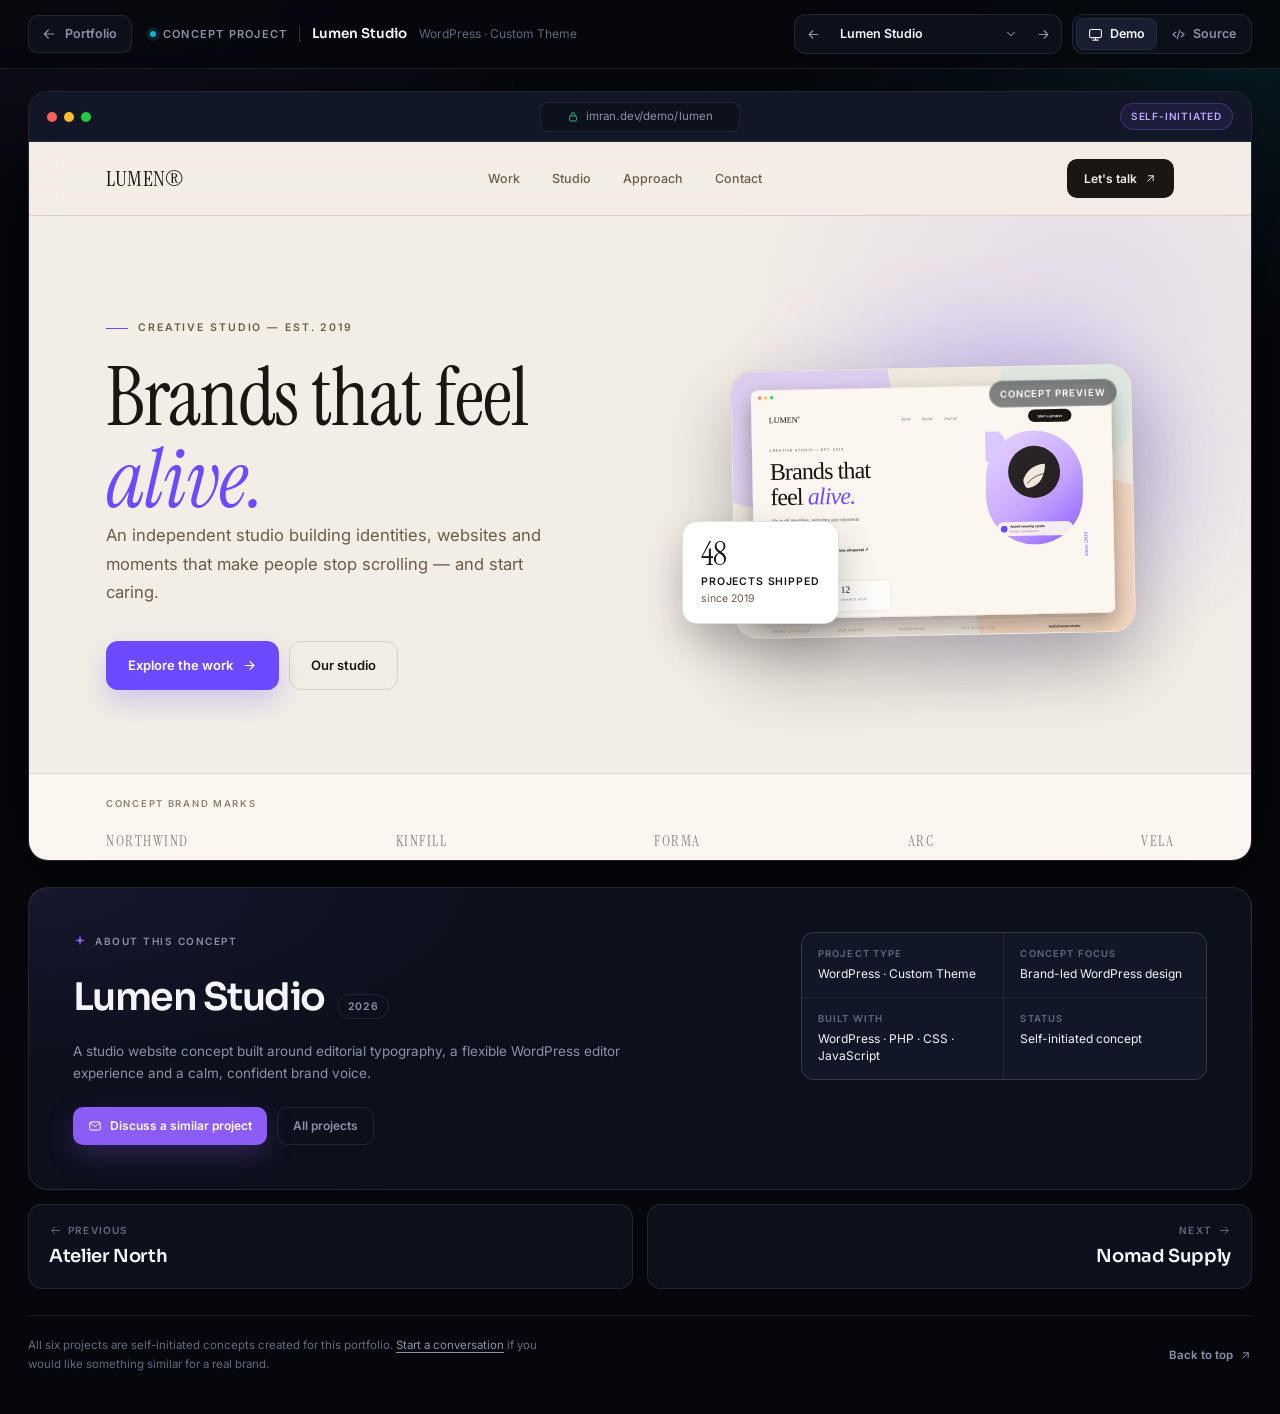
<file: demo.html>
<!DOCTYPE html>
<html class="no-js" lang="en">
<head>
  <meta charset="UTF-8">
  <meta name="viewport" content="width=device-width, initial-scale=1.0">
  <title>Concept project demo — Imran</title>
  <meta name="description" content="Interactive concept project demos and representative source code by Imran, web designer and WordPress developer.">
  <meta name="robots" content="noindex, follow">
  <meta name="author" content="Imran">
  <meta name="theme-color" content="#06070C">
  <link rel="icon" type="image/svg+xml" href="assets/images/favicon.svg">
  <link rel="apple-touch-icon" href="assets/images/favicon.svg">
  <link rel="preconnect" href="https://fonts.googleapis.com">
  <link rel="preconnect" href="https://fonts.gstatic.com" crossorigin>
  <link href="https://fonts.googleapis.com/css2?family=Inter:wght@400;500;600;700&family=Instrument+Serif:ital@0;1&family=Sora:wght@400;500;600;700&family=JetBrains+Mono:wght@400;500&display=swap" rel="stylesheet">
  <link rel="stylesheet" href="assets/css/demo.css">
  <script>document.documentElement.classList.remove('no-js');document.documentElement.classList.add('js');</script>
</head>
<body class="demo-page">
  <a class="skip-link" href="#main">Skip to demo</a>

  <!-- =========================================================
       SVG ICON SPRITE
       ========================================================= -->
  <svg class="svg-sprite" aria-hidden="true" focusable="false" xmlns="http://www.w3.org/2000/svg">
    <symbol id="icon-arrow-left" viewBox="0 0 24 24"><path d="M19 12H5M11 6l-6 6 6 6" fill="none" stroke="currentColor" stroke-width="1.8" stroke-linecap="round" stroke-linejoin="round"/></symbol>
    <symbol id="icon-arrow-right" viewBox="0 0 24 24"><path d="M5 12h14M13 6l6 6-6 6" fill="none" stroke="currentColor" stroke-width="1.8" stroke-linecap="round" stroke-linejoin="round"/></symbol>
    <symbol id="icon-arrow-up-right" viewBox="0 0 24 24"><path d="M7 17 17 7M8 7h9v9" fill="none" stroke="currentColor" stroke-width="1.8" stroke-linecap="round" stroke-linejoin="round"/></symbol>
    <symbol id="icon-chevron-down" viewBox="0 0 24 24"><path d="m6 9 6 6 6-6" fill="none" stroke="currentColor" stroke-width="1.8" stroke-linecap="round" stroke-linejoin="round"/></symbol>
    <symbol id="icon-code" viewBox="0 0 24 24"><path d="m8 8-5 4 5 4M16 8l5 4-5 4M14 5l-4 14" fill="none" stroke="currentColor" stroke-width="1.8" stroke-linecap="round" stroke-linejoin="round"/></symbol>
    <symbol id="icon-monitor" viewBox="0 0 24 24"><rect x="2.5" y="4" width="19" height="13" rx="2.5" fill="none" stroke="currentColor" stroke-width="1.7"/><path d="M8 21h8M12 17v4" stroke="currentColor" stroke-width="1.7" stroke-linecap="round"/></symbol>
    <symbol id="icon-copy" viewBox="0 0 24 24"><rect x="8" y="8" width="12" height="12" rx="2" fill="none" stroke="currentColor" stroke-width="1.7"/><path d="M16 8V6a2 2 0 0 0-2-2H6a2 2 0 0 0-2 2v8a2 2 0 0 0 2 2h2" fill="none" stroke="currentColor" stroke-width="1.7"/></symbol>
    <symbol id="icon-check" viewBox="0 0 24 24"><path d="m5 12 4.5 4.5L19 7" fill="none" stroke="currentColor" stroke-width="2" stroke-linecap="round" stroke-linejoin="round"/></symbol>
    <symbol id="icon-lock" viewBox="0 0 24 24"><rect x="5" y="10" width="14" height="10" rx="2.5" fill="none" stroke="currentColor" stroke-width="1.7"/><path d="M8 10V7.5a4 4 0 0 1 8 0V10" fill="none" stroke="currentColor" stroke-width="1.7"/></symbol>
    <symbol id="icon-sparkle" viewBox="0 0 24 24"><path d="M12 2.5 14 9l6.5 2-6.5 2-2 6.5L10 13l-6.5-2L10 9l2-6.5Z" fill="currentColor"/></symbol>
    <symbol id="icon-quote" viewBox="0 0 24 24"><path d="M9.5 6C6.4 7.4 4.5 10 4.5 13.2c0 2.6 1.5 4.3 3.7 4.3 2 0 3.5-1.5 3.5-3.5 0-1.9-1.3-3.3-3.1-3.3-.3 0-.7 0-1 .1.4-1.4 1.5-2.6 3.1-3.4L9.5 6Zm9 0c-3.1 1.4-5 4-5 7.2 0 2.6 1.5 4.3 3.7 4.3 2 0 3.5-1.5 3.5-3.5 0-1.9-1.3-3.3-3.1-3.3-.3 0-.7 0-1 .1.4-1.4 1.5-2.6 3.1-3.4L18.5 6Z" fill="currentColor"/></symbol>
    <symbol id="icon-mail" viewBox="0 0 24 24"><rect x="3" y="5" width="18" height="14" rx="2.5" fill="none" stroke="currentColor" stroke-width="1.7"/><path d="m4 7 8 6 8-6" fill="none" stroke="currentColor" stroke-width="1.7" stroke-linecap="round" stroke-linejoin="round"/></symbol>
    <symbol id="icon-github" viewBox="0 0 24 24"><path d="M12 .5C5.65.5.5 5.65.5 12c0 5.08 3.29 9.39 7.86 10.91.58.11.79-.25.79-.56v-2.17c-3.2.7-3.87-1.36-3.87-1.36-.52-1.33-1.27-1.68-1.27-1.68-1.04-.71.08-.7.08-.7 1.15.08 1.76 1.18 1.76 1.18 1.02 1.76 2.69 1.25 3.35.95.1-.74.4-1.25.72-1.54-2.55-.29-5.23-1.28-5.23-5.68 0-1.25.45-2.28 1.18-3.08-.12-.29-.51-1.46.11-3.05 0 0 .96-.31 3.15 1.18a10.9 10.9 0 0 1 5.74 0c2.18-1.49 3.14-1.18 3.14-1.18.63 1.59.24 2.76.12 3.05.74.8 1.18 1.83 1.18 3.08 0 4.41-2.69 5.38-5.25 5.66.41.35.78 1.05.78 2.12v3.14c0 .31.21.68.8.56A10.52 10.52 0 0 0 23.5 12C23.5 5.65 18.35.5 12 .5Z" fill="currentColor"/></symbol>
  </svg>

  <!-- =========================================================
       CONCEPT TOOLBAR — stays pinned while the demo scrolls
       ========================================================= -->
  <header class="demo-bar">
    <div class="demo-bar__inner">
      <a class="demo-bar__back" href="index.html#projects">
        <svg aria-hidden="true"><use href="#icon-arrow-left"></use></svg>
        <span>Portfolio</span>
      </a>

      <div class="demo-bar__context">
        <span class="demo-bar__flag"><i></i> Concept project</span>
        <span class="demo-bar__divider" aria-hidden="true"></span>
        <span class="demo-bar__current" id="bar-project">Lumen Studio</span>
        <span class="demo-bar__category" id="bar-category">WordPress · Custom Theme</span>
      </div>

      <div class="demo-bar__controls">
        <div class="demo-switcher" role="group" aria-label="Switch concept project">
          <button class="demo-switcher__arrow" type="button" data-project-step="-1" aria-label="Previous concept project">
            <svg aria-hidden="true"><use href="#icon-arrow-left"></use></svg>
          </button>
          <div class="demo-switcher__select">
            <label class="visually-hidden" for="project-select">Choose a concept project</label>
            <select id="project-select"></select>
            <svg class="demo-switcher__chevron" aria-hidden="true"><use href="#icon-chevron-down"></use></svg>
          </div>
          <button class="demo-switcher__arrow" type="button" data-project-step="1" aria-label="Next concept project">
            <svg aria-hidden="true"><use href="#icon-arrow-right"></use></svg>
          </button>
        </div>

        <div class="demo-tabs" role="tablist" aria-label="Demo view">
          <button class="demo-tab is-active" type="button" role="tab" id="tab-demo" aria-selected="true" aria-controls="demo-panel" data-view="demo">
            <svg aria-hidden="true"><use href="#icon-monitor"></use></svg>
            <span>Demo</span>
          </button>
          <button class="demo-tab" type="button" role="tab" id="tab-code" aria-selected="false" aria-controls="code-panel" data-view="code" tabindex="-1">
            <svg aria-hidden="true"><use href="#icon-code"></use></svg>
            <span>Source</span>
          </button>
        </div>
      </div>
    </div>
  </header>

  <main class="demo-stage" id="main">
    <!-- LIVE DEMO VIEW -->
    <section class="demo-panel" id="demo-panel" role="tabpanel" aria-labelledby="tab-demo" data-panel="demo">
      <div class="demo-browser">
        <div class="demo-browser__chrome">
          <div class="demo-browser__dots" aria-hidden="true"><span></span><span></span><span></span></div>
          <div class="demo-browser__address">
            <svg aria-hidden="true"><use href="#icon-lock"></use></svg>
            <span id="demo-url">imran.dev/demo/lumen</span>
          </div>
          <span class="demo-browser__badge">Self-initiated</span>
        </div>

        <div class="demo-frame" id="demo-frame" tabindex="0" aria-label="Concept website preview. Scroll inside this panel to explore the demo.">
          <div class="demo-app" id="demo-app" data-mode="light" data-serif="true">
            <div class="demo-loading" aria-hidden="true">
              <span></span><span></span><span></span>
            </div>
          </div>
        </div>
      </div>
    </section>

    <!-- SOURCE VIEW -->
    <section class="demo-panel code-panel" id="code-panel" role="tabpanel" aria-labelledby="tab-code" data-panel="code" hidden>
      <div class="code-shell">
        <div class="code-shell__head">
          <div class="code-file">
            <span class="code-file__icon"><svg aria-hidden="true"><use href="#icon-code"></use></svg></span>
            <span class="code-file__text">
              <span class="code-file__name" id="code-filename">inc/project-cards.php</span>
              <span class="code-file__meta">Representative excerpt · <span id="code-language">PHP</span></span>
            </span>
          </div>
          <button class="code-copy" type="button" id="copy-code">
            <svg aria-hidden="true"><use href="#icon-copy"></use></svg>
            <span>Copy</span>
          </button>
        </div>
        <div class="code-shell__body">
          <pre class="code-block" tabindex="0" aria-label="Source code excerpt"><code id="code-content"></code></pre>
        </div>
        <div class="code-shell__foot">
          <svg aria-hidden="true"><use href="#icon-sparkle"></use></svg>
          <p>An illustrative excerpt from a self-initiated concept build — not a client deliverable.</p>
        </div>
      </div>
    </section>

    <noscript>
      <div class="demo-noscript">
        <h2>This interactive demo needs JavaScript</h2>
        <p>The live concept previews and code viewer are rendered in the browser. You can still browse the project previews and contact details on the main portfolio.</p>
        <a class="demo-noscript__link" href="index.html#projects">View the project previews <svg aria-hidden="true"><use href="#icon-arrow-right"></use></svg></a>
      </div>
    </noscript>

    <!-- CONCEPT DETAILS -->
    <section class="demo-details" aria-labelledby="details-heading">
      <div class="demo-details__intro">
        <span class="demo-details__eyebrow"><svg aria-hidden="true"><use href="#icon-sparkle"></use></svg> About this concept</span>
        <h2 id="details-heading"><span id="details-name">Lumen Studio</span><span class="demo-details__year" id="details-year">2026</span></h2>
        <p id="details-text">A self-initiated concept website designed and built to explore a brand-led approach to WordPress. No real client, product or review is represented.</p>
        <div class="demo-details__actions">
          <a class="demo-details__cta" href="index.html#contact">
            <svg aria-hidden="true"><use href="#icon-mail"></use></svg>
            Discuss a similar project
          </a>
          <a class="demo-details__ghost" href="index.html#projects">
            All projects
          </a>
        </div>
      </div>

      <dl class="demo-details__facts">
        <div>
          <dt>Project type</dt>
          <dd id="details-category">WordPress · Custom Theme</dd>
        </div>
        <div>
          <dt>Concept focus</dt>
          <dd id="details-focus">Brand-led design</dd>
        </div>
        <div>
          <dt>Built with</dt>
          <dd id="details-stack">WordPress · PHP · CSS · JavaScript</dd>
        </div>
        <div>
          <dt>Status</dt>
          <dd>Self-initiated concept</dd>
        </div>
      </dl>
    </section>

    <!-- PROJECT PAGER -->
    <nav class="demo-pager" aria-label="Concept project pagination">
      <a class="demo-pager__link demo-pager__link--prev" id="pager-prev" href="demo.html?id=atelier">
        <span class="demo-pager__direction"><svg aria-hidden="true"><use href="#icon-arrow-left"></use></svg> Previous</span>
        <span class="demo-pager__name" data-pager-name>Atelier North</span>
      </a>
      <a class="demo-pager__link demo-pager__link--next" id="pager-next" href="demo.html?id=nomad">
        <span class="demo-pager__direction">Next <svg aria-hidden="true"><use href="#icon-arrow-right"></use></svg></span>
        <span class="demo-pager__name" data-pager-name>Nomad Supply</span>
      </a>
    </nav>

    <footer class="demo-foot">
      <p>All six projects are self-initiated concepts created for this portfolio. <a href="index.html#contact">Start a conversation</a> if you would like something similar for a real brand.</p>
      <a class="demo-foot__top" href="#main">Back to top <svg aria-hidden="true"><use href="#icon-arrow-up-right"></use></svg></a>
    </footer>
  </main>

  <div class="demo-toast" id="demo-toast" role="status" aria-live="polite" aria-hidden="true">
    <svg aria-hidden="true"><use href="#icon-check"></use></svg>
    <span id="demo-toast-text">Copied to clipboard</span>
  </div>

  <p class="visually-hidden" id="demo-status" role="status" aria-live="polite"></p>

  <script src="assets/js/projects-data.js" defer></script>
  <script src="assets/js/demo.js" defer></script>
</body>
</html>
</file>
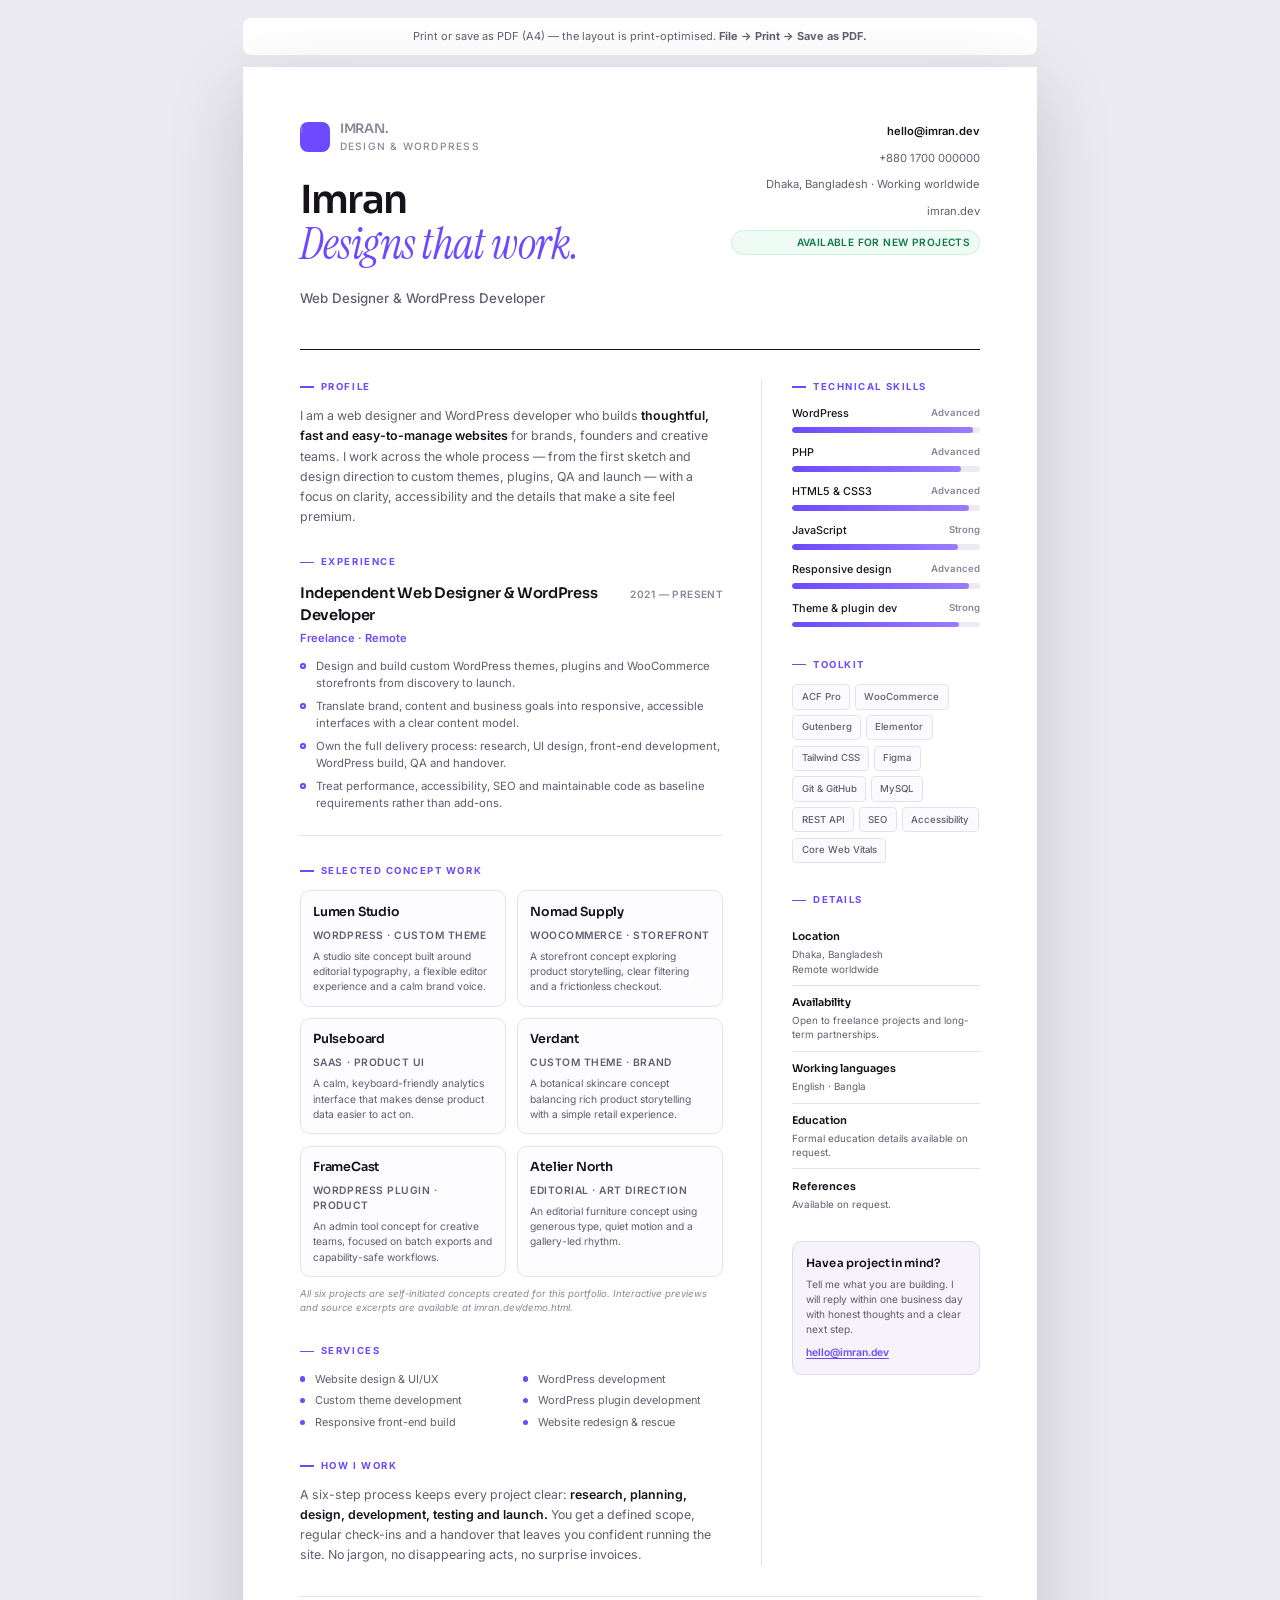
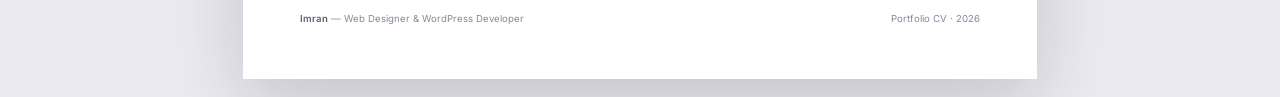
<file: tools/cv.html>
<!DOCTYPE html>
<html lang="en">
<head>
  <meta charset="UTF-8">
  <meta name="viewport" content="width=device-width, initial-scale=1.0">
  <title>Imran — Web Designer &amp; WordPress Developer — CV</title>
  <link rel="preconnect" href="https://fonts.googleapis.com">
  <link rel="preconnect" href="https://fonts.gstatic.com" crossorigin>
  <link href="https://fonts.googleapis.com/css2?family=Inter:wght@400;500;600;700&family=Sora:wght@500;600;700&family=Instrument+Serif:ital@0;1&display=swap" rel="stylesheet">
  <style>
    :root {
      --ink: #15121c;
      --muted: #625d70;
      --soft: #8b8598;
      --line: #e5e1ec;
      --tint: #f6f3fb;
      --violet: #6d4aff;
      --violet-soft: #ede8ff;
      --cyan: #0891a6;
    }

    * { box-sizing: border-box; }

    @page {
      size: A4;
      margin: 12mm 13mm;
    }

    html { -webkit-text-size-adjust: 100%; }

    body {
      margin: 0;
      background: #eceaf1;
      color: var(--ink);
      font-family: "Inter", system-ui, -apple-system, "Segoe UI", sans-serif;
      font-size: 9.2pt;
      line-height: 1.5;
      -webkit-font-smoothing: antialiased;
    }

    a { color: inherit; text-decoration: none; }

    .sheet {
      width: 210mm;
      min-height: 297mm;
      margin: 18px auto;
      padding: 14mm 15mm;
      background: #fff;
      box-shadow: 0 24px 70px rgba(18, 14, 32, 0.18);
    }

    .screen-hint {
      max-width: 210mm;
      margin: 18px auto -6px;
      padding: 10px 14px;
      border-radius: 8px;
      background: #fff;
      color: var(--muted);
      font-size: 11px;
      text-align: center;
    }

    /* Header */
    .top {
      display: flex;
      align-items: flex-start;
      justify-content: space-between;
      gap: 20mm;
      padding-bottom: 7mm;
      border-bottom: 1.4px solid var(--ink);
    }

    .wordmark {
      display: flex;
      align-items: center;
      gap: 10px;
      margin-bottom: 7mm;
    }

    .mark {
      display: grid;
      place-items: center;
      width: 30px;
      height: 30px;
      border-radius: 8px;
      background: var(--violet);
      color: #fff;
      font-family: "Sora", sans-serif;
      font-size: 15px;
      font-weight: 700;
    }

    .wordmark strong {
      font-family: "Sora", sans-serif;
      font-size: 13px;
      font-weight: 600;
      letter-spacing: -0.02em;
    }

    .wordmark span {
      display: block;
      color: var(--soft);
      font-size: 7.6pt;
      font-weight: 500;
      letter-spacing: 0.12em;
      text-transform: uppercase;
    }

    h1 {
      margin: 0;
      font-family: "Sora", sans-serif;
      font-size: 29pt;
      font-weight: 600;
      letter-spacing: -0.045em;
      line-height: 1;
    }

    h1 em {
      display: block;
      margin-top: 3px;
      color: var(--violet);
      font-family: "Instrument Serif", Georgia, serif;
      font-size: 33pt;
      font-style: italic;
      font-weight: 400;
      letter-spacing: -0.01em;
    }

    .role {
      margin-top: 6mm;
      color: var(--muted);
      font-size: 10pt;
      font-weight: 500;
    }

    .top__contact {
      flex-shrink: 0;
      width: 66mm;
      padding-top: 1mm;
      text-align: right;
    }

    .top__contact a,
    .top__contact span {
      display: block;
      margin-bottom: 2.6mm;
      color: var(--muted);
      font-size: 8.4pt;
    }

    .top__contact strong {
      color: var(--ink);
      font-weight: 600;
    }

    .available {
      display: inline-flex;
      align-items: center;
      gap: 6px;
      margin-top: 1mm;
      padding: 4px 9px;
      border: 1px solid #c9f2df;
      border-radius: 999px;
      background: #effbf5;
      color: #0f7a4e !important;
      font-size: 7.6pt !important;
      font-weight: 600;
      letter-spacing: 0.04em;
      text-transform: uppercase;
    }

    .available i {
      width: 5px;
      height: 5px;
      border-radius: 50%;
      background: #12a567;
    }

    /* Layout */
    .grid {
      display: grid;
      grid-template-columns: minmax(0, 1fr) 58mm;
      gap: 10mm;
      margin-top: 8mm;
    }

    .main {
      min-width: 0;
    }

    /* Sections */
    .section {
      margin-bottom: 7.5mm;
    }

    .section:last-child {
      margin-bottom: 0;
    }

    .eyebrow {
      display: flex;
      align-items: center;
      gap: 7px;
      margin: 0 0 3.2mm;
      color: var(--violet);
      font-size: 7.2pt;
      font-weight: 700;
      letter-spacing: 0.16em;
      text-transform: uppercase;
    }

    .eyebrow::before {
      content: "";
      width: 14px;
      height: 1.4px;
      background: var(--violet);
    }

    .profile {
      margin: 0;
      color: var(--muted);
      font-size: 9.3pt;
      line-height: 1.62;
    }

    .profile strong {
      color: var(--ink);
      font-weight: 600;
    }

    /* Experience */
    .job {
      padding-bottom: 4.5mm;
      border-bottom: 1px solid var(--line);
    }

    .job__head {
      display: flex;
      align-items: baseline;
      justify-content: space-between;
      gap: 10px;
    }

    .job h3 {
      margin: 0;
      font-family: "Sora", sans-serif;
      font-size: 11pt;
      font-weight: 600;
      letter-spacing: -0.02em;
    }

    .job__date {
      flex-shrink: 0;
      color: var(--soft);
      font-size: 7.6pt;
      font-weight: 600;
      letter-spacing: 0.04em;
      text-transform: uppercase;
    }

    .job__org {
      margin-top: 1mm;
      color: var(--violet);
      font-size: 8.4pt;
      font-weight: 600;
    }

    .bullets {
      margin: 2.6mm 0 0;
      padding: 0;
      list-style: none;
    }

    .bullets li {
      position: relative;
      margin-bottom: 1.6mm;
      padding-left: 4.2mm;
      color: var(--muted);
      font-size: 8.5pt;
      line-height: 1.5;
    }

    .bullets li::before {
      content: "";
      position: absolute;
      top: 1.55mm;
      left: 0;
      width: 1.5mm;
      height: 1.5mm;
      border-radius: 50%;
      background: var(--violet-soft);
      box-shadow: inset 0 0 0 0.55mm var(--violet);
    }

    /* Projects */
    .projects {
      display: grid;
      grid-template-columns: repeat(2, minmax(0, 1fr));
      gap: 3mm;
    }

    .project {
      padding: 3mm 3.2mm;
      border: 1px solid var(--line);
      border-radius: 2.6mm;
      background: #fdfcff;
      break-inside: avoid;
    }

    .project h3 {
      margin: 0;
      font-family: "Sora", sans-serif;
      font-size: 9.4pt;
      font-weight: 600;
      letter-spacing: -0.015em;
    }

    .project__meta {
      margin-top: 0.8mm;
      color: var(--violet);
      font-size: 6.9pt;
      font-weight: 600;
      letter-spacing: 0.05em;
      text-transform: uppercase;
    }

    .project p {
      margin: 1.6mm 0 0;
      color: var(--muted);
      font-size: 7.7pt;
      line-height: 1.48;
    }

    .concept-note {
      margin: 2.6mm 0 0;
      color: var(--soft);
      font-size: 7.2pt;
      font-style: italic;
    }

    /* Services */
    .services {
      display: grid;
      grid-template-columns: repeat(2, minmax(0, 1fr));
      gap: 1.4mm 6mm;
      margin: 0;
      padding: 0;
      list-style: none;
    }

    .services li {
      position: relative;
      padding-left: 4mm;
      color: var(--muted);
      font-size: 8.2pt;
    }

    .services li::before {
      content: "";
      position: absolute;
      top: 1.5mm;
      left: 0;
      width: 1.4mm;
      height: 1.4mm;
      border-radius: 50%;
      background: var(--violet);
    }

    /* Sidebar */
    .side {
      min-width: 0;
      padding-left: 8mm;
      border-left: 1px solid var(--line);
    }

    .side .section {
      margin-bottom: 8mm;
    }

    .skill {
      margin-bottom: 3.2mm;
    }

    .skill__head {
      display: flex;
      justify-content: space-between;
      gap: 8px;
      margin-bottom: 1.3mm;
      font-size: 8.1pt;
      font-weight: 500;
    }

    .skill__head span:last-child {
      color: var(--soft);
      font-size: 7.2pt;
      font-weight: 600;
    }

    .bar {
      height: 1.5mm;
      overflow: hidden;
      border-radius: 999px;
      background: #eeeaf5;
    }

    .bar span {
      display: block;
      height: 100%;
      border-radius: inherit;
      background: linear-gradient(90deg, var(--violet), #9b7cff);
    }

    .tags {
      display: flex;
      flex-wrap: wrap;
      gap: 1.4mm;
      margin: 0;
      padding: 0;
      list-style: none;
    }

    .tags li {
      padding: 1.2mm 2.2mm;
      border: 1px solid var(--line);
      border-radius: 1.2mm;
      background: #fbfaff;
      color: var(--muted);
      font-size: 7.2pt;
      font-weight: 500;
    }

    .side-list {
      margin: 0;
      padding: 0;
      list-style: none;
    }

    .side-list li {
      padding: 2.4mm 0;
      border-bottom: 1px solid var(--line);
    }

    .side-list li:last-child {
      border-bottom: 0;
      padding-bottom: 0;
    }

    .side-list strong {
      display: block;
      margin-bottom: 0.6mm;
      font-family: "Sora", sans-serif;
      font-size: 8pt;
      font-weight: 600;
    }

    .side-list span {
      display: block;
      color: var(--muted);
      font-size: 7.4pt;
      line-height: 1.45;
    }

    .note {
      margin: 0;
      color: var(--muted);
      font-size: 8pt;
      line-height: 1.55;
    }

    .callout {
      padding: 3.4mm;
      border: 1px solid #ded5ff;
      border-radius: 2.6mm;
      background: var(--tint);
    }

    .callout strong {
      display: block;
      font-family: "Sora", sans-serif;
      font-size: 8.6pt;
      font-weight: 600;
      letter-spacing: -0.01em;
    }

    .callout p {
      margin: 1.2mm 0 0;
      color: var(--muted);
      font-size: 7.6pt;
      line-height: 1.5;
    }

    .callout a {
      display: inline-block;
      margin-top: 2mm;
      color: var(--violet);
      font-size: 7.8pt;
      font-weight: 600;
      text-decoration: underline;
      text-underline-offset: 2px;
    }

    /* Footer */
    .footer {
      display: flex;
      align-items: center;
      justify-content: space-between;
      gap: 10mm;
      margin-top: 8mm;
      padding-top: 4mm;
      border-top: 1px solid var(--line);
      color: var(--soft);
      font-size: 7.2pt;
    }

    .footer strong {
      color: var(--muted);
      font-weight: 600;
    }

    @media screen and (max-width: 820px) {
      body { background: #eceaf1; }
      .sheet {
        width: auto;
        min-height: 0;
        margin: 12px;
        padding: 22px;
      }
      .top { flex-direction: column; gap: 8mm; }
      .top__contact { width: auto; text-align: left; }
      .grid { grid-template-columns: 1fr; gap: 0; }
      .side { padding-left: 0; border-left: 0; padding-top: 7mm; border-top: 1px solid var(--line); }
      .projects { grid-template-columns: 1fr; }
      h1 { font-size: 26pt; }
      h1 em { font-size: 30pt; }
    }

    @media print {
      body { background: #fff; }
      .sheet {
        width: auto;
        min-height: 0;
        margin: 0;
        padding: 0;
        box-shadow: none;
      }
      .screen-hint { display: none; }
    }
  </style>
</head>
<body>
  <p class="screen-hint">Print or save as PDF (A4) — the layout is print-optimised. <strong>File → Print → Save as PDF.</strong></p>

  <div class="sheet">
    <header class="top">
      <div>
        <div class="wordmark">
          <span class="mark" aria-hidden="true">I</span>
          <span><strong>imran.</strong><span>Design &amp; WordPress</span></span>
        </div>
        <h1>Imran<em>Designs that work.</em></h1>
        <p class="role">Web Designer &amp; WordPress Developer</p>
      </div>
      <div class="top__contact">
        <a href="mailto:hello@imran.dev"><strong>hello@imran.dev</strong></a>
        <a href="https://wa.me/8801700000000">+880 1700 000000</a>
        <span>Dhaka, Bangladesh · Working worldwide</span>
        <span>imran.dev</span>
        <span class="available"><i></i> Available for new projects</span>
      </div>
    </header>

    <div class="grid">
      <main class="main">
        <section class="section">
          <h2 class="eyebrow">Profile</h2>
          <p class="profile">
            I am a web designer and WordPress developer who builds <strong>thoughtful, fast and easy-to-manage websites</strong> for brands, founders and creative teams. I work across the whole process — from the first sketch and design direction to custom themes, plugins, QA and launch — with a focus on clarity, accessibility and the details that make a site feel premium.
          </p>
        </section>

        <section class="section">
          <h2 class="eyebrow">Experience</h2>
          <article class="job">
            <div class="job__head">
              <h3>Independent Web Designer &amp; WordPress Developer</h3>
              <span class="job__date">2021 — Present</span>
            </div>
            <p class="job__org">Freelance · Remote</p>
            <ul class="bullets">
              <li>Design and build custom WordPress themes, plugins and WooCommerce storefronts from discovery to launch.</li>
              <li>Translate brand, content and business goals into responsive, accessible interfaces with a clear content model.</li>
              <li>Own the full delivery process: research, UI design, front-end development, WordPress build, QA and handover.</li>
              <li>Treat performance, accessibility, SEO and maintainable code as baseline requirements rather than add-ons.</li>
            </ul>
          </article>
        </section>

        <section class="section">
          <h2 class="eyebrow">Selected concept work</h2>
          <div class="projects">
            <article class="project">
              <h3>Lumen Studio</h3>
              <p class="project__meta">WordPress · Custom Theme</p>
              <p>A studio site concept built around editorial typography, a flexible editor experience and a calm brand voice.</p>
            </article>
            <article class="project">
              <h3>Nomad Supply</h3>
              <p class="project__meta">WooCommerce · Storefront</p>
              <p>A storefront concept exploring product storytelling, clear filtering and a frictionless checkout.</p>
            </article>
            <article class="project">
              <h3>Pulseboard</h3>
              <p class="project__meta">SaaS · Product UI</p>
              <p>A calm, keyboard-friendly analytics interface that makes dense product data easier to act on.</p>
            </article>
            <article class="project">
              <h3>Verdant</h3>
              <p class="project__meta">Custom Theme · Brand</p>
              <p>A botanical skincare concept balancing rich product storytelling with a simple retail experience.</p>
            </article>
            <article class="project">
              <h3>FrameCast</h3>
              <p class="project__meta">WordPress Plugin · Product</p>
              <p>An admin tool concept for creative teams, focused on batch exports and capability-safe workflows.</p>
            </article>
            <article class="project">
              <h3>Atelier North</h3>
              <p class="project__meta">Editorial · Art Direction</p>
              <p>An editorial furniture concept using generous type, quiet motion and a gallery-led rhythm.</p>
            </article>
          </div>
          <p class="concept-note">All six projects are self-initiated concepts created for this portfolio. Interactive previews and source excerpts are available at imran.dev/demo.html.</p>
        </section>

        <section class="section">
          <h2 class="eyebrow">Services</h2>
          <ul class="services">
            <li>Website design &amp; UI/UX</li>
            <li>WordPress development</li>
            <li>Custom theme development</li>
            <li>WordPress plugin development</li>
            <li>Responsive front-end build</li>
            <li>Website redesign &amp; rescue</li>
          </ul>
        </section>

        <section class="section">
          <h2 class="eyebrow">How I work</h2>
          <p class="profile">
            A six-step process keeps every project clear: <strong>research, planning, design, development, testing and launch.</strong> You get a defined scope, regular check-ins and a handover that leaves you confident running the site. No jargon, no disappearing acts, no surprise invoices.
          </p>
        </section>
      </main>

      <aside class="side">
        <section class="section">
          <h2 class="eyebrow">Technical skills</h2>
          <div class="skill">
            <div class="skill__head"><span>WordPress</span><span>Advanced</span></div>
            <div class="bar"><span style="width: 96%"></span></div>
          </div>
          <div class="skill">
            <div class="skill__head"><span>PHP</span><span>Advanced</span></div>
            <div class="bar"><span style="width: 90%"></span></div>
          </div>
          <div class="skill">
            <div class="skill__head"><span>HTML5 &amp; CSS3</span><span>Advanced</span></div>
            <div class="bar"><span style="width: 94%"></span></div>
          </div>
          <div class="skill">
            <div class="skill__head"><span>JavaScript</span><span>Strong</span></div>
            <div class="bar"><span style="width: 88%"></span></div>
          </div>
          <div class="skill">
            <div class="skill__head"><span>Responsive design</span><span>Advanced</span></div>
            <div class="bar"><span style="width: 94%"></span></div>
          </div>
          <div class="skill">
            <div class="skill__head"><span>Theme &amp; plugin dev</span><span>Strong</span></div>
            <div class="bar"><span style="width: 89%"></span></div>
          </div>
        </section>

        <section class="section">
          <h2 class="eyebrow">Toolkit</h2>
          <ul class="tags">
            <li>ACF Pro</li>
            <li>WooCommerce</li>
            <li>Gutenberg</li>
            <li>Elementor</li>
            <li>Tailwind CSS</li>
            <li>Figma</li>
            <li>Git &amp; GitHub</li>
            <li>MySQL</li>
            <li>REST API</li>
            <li>SEO</li>
            <li>Accessibility</li>
            <li>Core Web Vitals</li>
          </ul>
        </section>

        <section class="section">
          <h2 class="eyebrow">Details</h2>
          <ul class="side-list">
            <li><strong>Location</strong><span>Dhaka, Bangladesh<br>Remote worldwide</span></li>
            <li><strong>Availability</strong><span>Open to freelance projects and long-term partnerships.</span></li>
            <li><strong>Working languages</strong><span>English · Bangla</span></li>
            <li><strong>Education</strong><span>Formal education details available on request.</span></li>
            <li><strong>References</strong><span>Available on request.</span></li>
          </ul>
        </section>

        <section class="section">
          <div class="callout">
            <strong>Have a project in mind?</strong>
            <p>Tell me what you are building. I will reply within one business day with honest thoughts and a clear next step.</p>
            <a href="mailto:hello@imran.dev">hello@imran.dev</a>
          </div>
        </section>
      </aside>
    </div>

    <footer class="footer">
      <span><strong>Imran</strong> — Web Designer &amp; WordPress Developer</span>
      <span>Portfolio CV · 2026</span>
    </footer>
  </div>
</body>
</html>
</file>
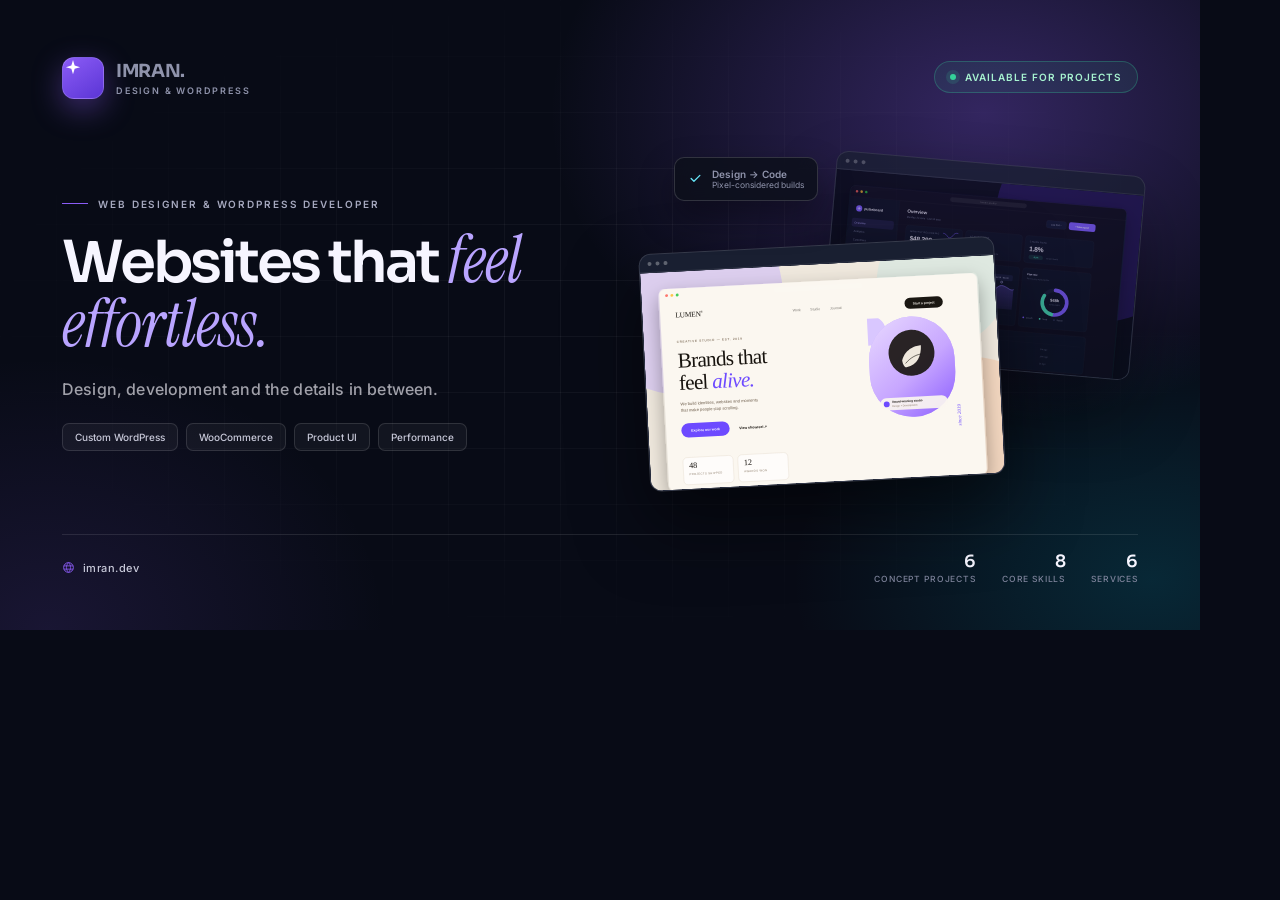
<file: tools/og-card.html>
<!DOCTYPE html>
<html lang="en">
<head>
  <meta charset="UTF-8">
  <title>Imran — social card</title>
  <link rel="preconnect" href="https://fonts.googleapis.com">
  <link rel="preconnect" href="https://fonts.gstatic.com" crossorigin>
  <link href="https://fonts.googleapis.com/css2?family=Inter:wght@400;500;600;700&family=Instrument+Serif:ital@0;1&family=Sora:wght@400;500;600;700&display=swap" rel="stylesheet">
  <style>
    * { box-sizing: border-box; }
    html, body { margin: 0; width: 1200px; height: 630px; overflow: hidden; }
    body {
      position: relative;
      background: #080b16;
      color: #f6f5ff;
      font-family: "Inter", sans-serif;
      -webkit-font-smoothing: antialiased;
    }
    .bg {
      position: absolute;
      inset: 0;
      background:
        radial-gradient(700px 500px at 82% 18%, rgba(139, 92, 246, .33), transparent 62%),
        radial-gradient(600px 420px at 96% 92%, rgba(6, 182, 212, .17), transparent 60%),
        radial-gradient(520px 420px at 4% 100%, rgba(139, 92, 246, .13), transparent 65%),
        #080b16;
    }
    .grid {
      position: absolute;
      inset: 0;
      background-image:
        linear-gradient(rgba(255, 255, 255, .045) 1px, transparent 1px),
        linear-gradient(90deg, rgba(255, 255, 255, .045) 1px, transparent 1px);
      background-size: 56px 56px;
      mask-image: radial-gradient(ellipse at 50% 50%, #000 15%, transparent 78%);
    }
    .grain {
      position: absolute;
      inset: 0;
      opacity: .25;
      background-image: radial-gradient(rgba(255,255,255,.25) .5px, transparent .5px);
      background-size: 4px 4px;
      mix-blend-mode: overlay;
    }
    .frame {
      position: absolute;
      inset: 0;
      display: flex;
      flex-direction: column;
      justify-content: space-between;
      padding: 54px 62px 46px;
    }
    .top {
      display: flex;
      align-items: center;
      justify-content: space-between;
    }
    .brand {
      display: flex;
      align-items: center;
      gap: 12px;
    }
    .mark {
      display: grid;
      place-items: center;
      width: 42px;
      height: 42px;
      border: 1px solid rgba(255,255,255,.16);
      border-radius: 12px;
      background: linear-gradient(145deg, #8b5cf6, #5b35d5);
      box-shadow: 0 10px 30px rgba(139,92,246,.4);
    }
    .mark svg { width: 20px; height: 20px; }
    .brand strong {
      display: block;
      font-family: "Sora", sans-serif;
      font-size: 18px;
      letter-spacing: -.02em;
    }
    .brand span {
      display: block;
      margin-top: 3px;
      color: #8f93ab;
      font-size: 9px;
      font-weight: 600;
      letter-spacing: .2em;
      text-transform: uppercase;
    }
    .available {
      display: inline-flex;
      align-items: center;
      gap: 9px;
      padding: 9px 15px;
      border: 1px solid rgba(52, 211, 153, .28);
      border-radius: 999px;
      background: rgba(52, 211, 153, .08);
      color: #a7f3d0;
      font-size: 10px;
      font-weight: 600;
      letter-spacing: .1em;
      text-transform: uppercase;
    }
    .available i {
      width: 6px;
      height: 6px;
      border-radius: 50%;
      background: #34d399;
      box-shadow: 0 0 0 4px rgba(52,211,153,.14);
    }
    .content {
      display: grid;
      grid-template-columns: minmax(0, 1.06fr) minmax(0, .94fr);
      align-items: center;
      gap: 34px;
      margin-top: 6px;
    }
    .eyebrow {
      display: inline-flex;
      align-items: center;
      gap: 10px;
      color: #a6a9bf;
      font-size: 10px;
      font-weight: 600;
      letter-spacing: .19em;
      text-transform: uppercase;
    }
    .eyebrow::before {
      content: "";
      width: 26px;
      height: 1px;
      background: #8b5cf6;
    }
    h1 {
      max-width: 11ch;
      margin: 18px 0 0;
      font-family: "Sora", sans-serif;
      font-size: 58px;
      font-weight: 600;
      letter-spacing: -.055em;
      line-height: .99;
    }
    h1 em {
      color: #b9a4ff;
      font-family: "Instrument Serif", Georgia, serif;
      font-size: 65px;
      font-style: italic;
      font-weight: 400;
      letter-spacing: -.015em;
    }
    .role {
      margin-top: 22px;
      color: #a1a1aa;
      font-size: 16px;
      font-weight: 500;
      letter-spacing: .01em;
    }
    .chips {
      display: flex;
      flex-wrap: wrap;
      gap: 8px;
      margin-top: 24px;
    }
    .chips span {
      padding: 7px 12px;
      border: 1px solid rgba(255,255,255,.12);
      border-radius: 7px;
      background: rgba(255,255,255,.045);
      color: #c8c9d9;
      font-size: 10px;
      font-weight: 500;
    }
    .visual {
      position: relative;
      height: 330px;
    }
    .shot {
      position: absolute;
      overflow: hidden;
      border: 1px solid rgba(255,255,255,.16);
      border-radius: 12px;
      background: #101629;
      box-shadow: 0 34px 70px rgba(0,0,0,.5);
    }
    .shot img { display: block; width: 100%; height: 100%; object-fit: cover; object-position: top center; }
    .shot--back {
      top: 8px;
      right: 0;
      width: 310px;
      height: 205px;
      transform: rotate(5deg);
      opacity: .72;
    }
    .shot--front {
      left: -4px;
      bottom: 2px;
      width: 356px;
      height: 238px;
      transform: rotate(-3deg);
    }
    .shot__bar {
      display: flex;
      align-items: center;
      gap: 4px;
      height: 18px;
      padding: 0 8px;
      border-bottom: 1px solid rgba(255,255,255,.1);
      background: rgba(255,255,255,.04);
    }
    .shot__bar i { width: 4px; height: 4px; border-radius: 50%; background: rgba(255,255,255,.3); }
    .shot__img {
      height: calc(100% - 18px);
      overflow: hidden;
    }
    .float {
      position: absolute;
      left: 26px;
      top: 2px;
      display: flex;
      align-items: center;
      gap: 9px;
      padding: 10px 13px;
      border: 1px solid rgba(255,255,255,.15);
      border-radius: 10px;
      background: rgba(12, 16, 27, .84);
      box-shadow: 0 16px 34px rgba(0,0,0,.36);
      backdrop-filter: blur(10px);
    }
    .float svg { width: 15px; height: 15px; color: #67e8f9; }
    .float strong { display: block; font-size: 10px; font-weight: 600; }
    .float span { display: block; color: #8f93ab; font-size: 8.5px; }
    .bottom {
      display: flex;
      align-items: center;
      justify-content: space-between;
      padding-top: 16px;
      border-top: 1px solid rgba(255,255,255,.1);
    }
    .url {
      display: flex;
      align-items: center;
      gap: 8px;
      color: #c8c9d9;
      font-size: 11px;
      font-weight: 500;
      letter-spacing: .04em;
    }
    .url svg { width: 13px; height: 13px; color: #8b5cf6; }
    .stats {
      display: flex;
      gap: 26px;
    }
    .stats div { text-align: right; }
    .stats strong {
      display: block;
      font-family: "Sora", sans-serif;
      font-size: 17px;
      font-weight: 600;
      letter-spacing: -.02em;
    }
    .stats span {
      display: block;
      margin-top: 2px;
      color: #7f849c;
      font-size: 8.5px;
      font-weight: 500;
      letter-spacing: .1em;
      text-transform: uppercase;
    }
  </style>
</head>
<body>
  <div class="bg"></div>
  <div class="grid"></div>
  <div class="grain"></div>

  <div class="frame">
    <header class="top">
      <div class="brand">
        <span class="mark" aria-hidden="true">
          <svg viewBox="0 0 24 24" fill="none"><path d="M12 2.5 14 9l6.5 2-6.5 2-2 6.5L10 13l-6.5-2L10 9l2-6.5Z" fill="#fff"/></svg>
        </span>
        <span><strong>imran.</strong><span>Design &amp; WordPress</span></span>
      </div>
      <span class="available"><i></i> Available for projects</span>
    </header>

    <div class="content">
      <div>
        <span class="eyebrow">Web designer &amp; WordPress developer</span>
        <h1>Websites that <em>feel effortless.</em></h1>
        <p class="role">Design, development and the details in between.</p>
        <div class="chips">
          <span>Custom WordPress</span>
          <span>WooCommerce</span>
          <span>Product UI</span>
          <span>Performance</span>
        </div>
      </div>

      <div class="visual" aria-hidden="true">
        <div class="shot shot--back">
          <div class="shot__bar"><i></i><i></i><i></i></div>
          <div class="shot__img"><img src="../assets/images/projects/project-pulseboard.svg" alt=""></div>
        </div>
        <div class="shot shot--front">
          <div class="shot__bar"><i></i><i></i><i></i></div>
          <div class="shot__img"><img src="../assets/images/projects/project-lumen.svg" alt=""></div>
        </div>
        <div class="float">
          <svg viewBox="0 0 24 24" fill="none"><path d="m5 12 4.5 4.5L19 7" stroke="currentColor" stroke-width="2" stroke-linecap="round" stroke-linejoin="round"/></svg>
          <span><strong>Design → Code</strong><span>Pixel-considered builds</span></span>
        </div>
      </div>
    </div>

    <footer class="bottom">
      <span class="url">
        <svg viewBox="0 0 24 24" fill="none"><circle cx="12" cy="12" r="9" stroke="currentColor" stroke-width="1.7"/><path d="M3.5 9h17M3.5 15h17M12 3c2.5 2.5 3.8 5.6 3.8 9S14.5 18.5 12 21c-2.5-2.5-3.8-5.6-3.8-9S9.5 5.5 12 3Z" stroke="currentColor" stroke-width="1.5"/></svg>
        imran.dev
      </span>
      <div class="stats">
        <div><strong>6</strong><span>Concept projects</span></div>
        <div><strong>8</strong><span>Core skills</span></div>
        <div><strong>6</strong><span>Services</span></div>
      </div>
    </footer>
  </div>
</body>
</html>
</file>
<file: assets/css/core.css>
/* ==========================================================================
   IMRAN — PREMIUM PORTFOLIO
   Core stylesheet — tokens, reset, typography, UI primitives & navigation
   --------------------------------------------------------------------------
   01. Design tokens
   02. Reset & base
   03. Typography & helpers
   04. Buttons & links
   05. Chrome: preloader, progress bar, skip link
   06. Header & desktop navigation
   07. Mobile navigation
   08. Reveal system
   09. Keyframes
   ========================================================================== */

/* ==========================================================================
   01. DESIGN TOKENS
   ========================================================================== */
:root {
  /* Palette */
  --bg: #080b16;
  --bg-deep: #060911;
  --bg-soft: #0b1020;
  --bg-alt: #101629;
  --surface: rgba(255, 255, 255, 0.035);
  --surface-strong: rgba(255, 255, 255, 0.06);
  --surface-dark: rgba(10, 14, 27, 0.78);

  --violet: #8b5cf6;
  --violet-deep: #6d4aff;
  --violet-soft: #b69cff;
  --cyan: #06b6d4;
  --cyan-soft: #67e8f9;
  --green: #34d399;

  --text: #ffffff;
  --text-soft: #e4e4e7;
  --muted: #a1a1aa;
  --muted-2: #71717a;

  --border: rgba(255, 255, 255, 0.08);
  --border-strong: rgba(255, 255, 255, 0.14);
  --border-glow: rgba(139, 92, 246, 0.34);

  --gradient: linear-gradient(120deg, var(--violet) 0%, #6d7cff 48%, var(--cyan) 100%);
  --gradient-soft: linear-gradient(135deg, rgba(139, 92, 246, 0.18), rgba(6, 182, 212, 0.08));
  --gradient-text: linear-gradient(110deg, #d8ccff 0%, #a78bfa 32%, #67e8f9 100%);

  /* Type */
  --font-sans: "Inter", ui-sans-serif, system-ui, -apple-system, "Segoe UI", sans-serif;
  --font-display: "Sora", var(--font-sans);
  --font-serif: "Instrument Serif", Georgia, "Times New Roman", serif;
  --font-mono: ui-monospace, SFMono-Regular, "SF Mono", Menlo, Consolas, monospace;

  /* Dimensions */
  --container: 1200px;
  --gutter: clamp(1.25rem, 4vw, 2.5rem);
  --section-y: clamp(5rem, 10vw, 9rem);
  --radius-sm: 12px;
  --radius-md: 18px;
  --radius-lg: 26px;
  --radius-pill: 999px;
  --header-h: 84px;

  /* Motion */
  --ease-out: cubic-bezier(0.22, 1, 0.36, 1);
  --ease-soft: cubic-bezier(0.4, 0, 0.2, 1);
  --speed: 0.35s;

  /* Shadows */
  --shadow-sm: 0 10px 30px rgba(0, 0, 0, 0.22);
  --shadow-md: 0 24px 60px rgba(0, 0, 0, 0.36);
  --shadow-lg: 0 40px 100px rgba(0, 0, 0, 0.5);
  --shadow-violet: 0 18px 50px rgba(109, 74, 255, 0.34);
}

/* ==========================================================================
   02. RESET & BASE
   ========================================================================== */
*,
*::before,
*::after {
  box-sizing: border-box;
}

* {
  margin: 0;
}

html {
  scroll-behavior: smooth;
  scroll-padding-top: calc(var(--header-h) + 24px);
  -webkit-text-size-adjust: 100%;
}

body {
  min-width: 320px;
  background-color: var(--bg);
  color: var(--text);
  font-family: var(--font-sans);
  font-size: 16px;
  line-height: 1.6;
  font-weight: 400;
  overflow-x: hidden;
  -webkit-font-smoothing: antialiased;
  -moz-osx-font-smoothing: grayscale;
}

body.menu-open {
  overflow: hidden;
}

/* Soft global texture so flat dark areas never look lifeless. */
body::before {
  content: "";
  position: fixed;
  inset: 0;
  z-index: 1;
  pointer-events: none;
  opacity: 0.028;
  background-image: url("data:image/svg+xml,%3Csvg xmlns='http://www.w3.org/2000/svg' width='160' height='160'%3E%3Cfilter id='n'%3E%3CfeTurbulence type='fractalNoise' baseFrequency='.9' numOctaves='3' stitchTiles='stitch'/%3E%3C/filter%3E%3Crect width='100%25' height='100%25' filter='url(%23n)' opacity='.7'/%3E%3C/svg%3E");
  mix-blend-mode: overlay;
}

main,
.site-header,
.site-footer,
.mobile-menu,
.preloader,
.toast,
.back-to-top {
  position: relative;
  z-index: 2;
}

img,
svg,
video,
canvas {
  display: block;
  max-width: 100%;
}

img {
  height: auto;
}

button,
input,
textarea,
select {
  font: inherit;
  color: inherit;
}

button {
  cursor: pointer;
  background: none;
  border: 0;
  padding: 0;
}

a {
  color: inherit;
  text-decoration: none;
}

ul,
ol {
  list-style: none;
  padding: 0;
}

p,
h1,
h2,
h3,
h4,
h5,
h6 {
  overflow-wrap: break-word;
}

::selection {
  background: rgba(139, 92, 246, 0.38);
  color: #fff;
}

:focus-visible {
  outline: 2px solid var(--cyan);
  outline-offset: 3px;
  border-radius: 4px;
}

::-webkit-scrollbar {
  width: 10px;
}

::-webkit-scrollbar-track {
  background: var(--bg-deep);
}

::-webkit-scrollbar-thumb {
  background: #2a2745;
  border: 2px solid var(--bg-deep);
  border-radius: 10px;
}

::-webkit-scrollbar-thumb:hover {
  background: #3d3766;
}

.svg-sprite {
  position: absolute;
  width: 0;
  height: 0;
  overflow: hidden;
}

.sr-only {
  position: absolute !important;
  width: 1px;
  height: 1px;
  padding: 0;
  margin: -1px;
  overflow: hidden;
  clip: rect(0, 0, 0, 0);
  white-space: nowrap;
  border: 0;
}

.skip-link {
  position: fixed;
  top: 12px;
  left: 12px;
  z-index: 4000;
  padding: 12px 20px;
  border-radius: 10px;
  background: var(--violet);
  color: #fff;
  font-size: 13px;
  font-weight: 600;
  transform: translateY(-150%);
  transition: transform var(--speed) var(--ease-out);
}

.skip-link:focus {
  transform: translateY(0);
}

/* ==========================================================================
   03. TYPOGRAPHY & HELPERS
   ========================================================================== */
h1,
h2,
h3,
h4,
h5,
h6 {
  font-family: var(--font-display);
  font-weight: 600;
  line-height: 1.12;
  letter-spacing: -0.03em;
}

.serif {
  font-family: var(--font-serif);
  font-style: italic;
  font-weight: 400;
  letter-spacing: -0.02em;
}

.text-gradient {
  background: var(--gradient-text);
  -webkit-background-clip: text;
  background-clip: text;
  -webkit-text-fill-color: transparent;
  color: transparent;
}

.container {
  width: min(calc(100% - (var(--gutter) * 2)), var(--container));
  margin-inline: auto;
}

.section {
  position: relative;
  padding-block: var(--section-y);
}

.section--alt {
  background:
    radial-gradient(ellipse 80% 55% at 50% 0%, rgba(139, 92, 246, 0.07), transparent 65%),
    linear-gradient(180deg, rgba(16, 22, 41, 0.34), rgba(16, 22, 41, 0.62) 22%, rgba(16, 22, 41, 0.62) 78%, rgba(16, 22, 41, 0.34));
  border-block: 1px solid rgba(255, 255, 255, 0.045);
}

.eyebrow {
  display: inline-flex;
  align-items: center;
  gap: 12px;
  margin-bottom: 20px;
  color: var(--violet-soft);
  font-family: var(--font-sans);
  font-size: 11px;
  font-weight: 600;
  letter-spacing: 0.2em;
  text-transform: uppercase;
}

.eyebrow__line {
  display: inline-block;
  width: 34px;
  height: 1px;
  background: linear-gradient(90deg, var(--violet), var(--cyan));
  box-shadow: 0 0 12px rgba(139, 92, 246, 0.55);
}

.eyebrow--center {
  justify-content: center;
}

.section-heading h2 {
  font-size: clamp(2.15rem, 4.4vw, 3.65rem);
  line-height: 1.06;
  letter-spacing: -0.045em;
}

.section-heading h2 em {
  font-size: 1.06em;
  line-height: 0.95;
}

.section-heading__text {
  max-width: 540px;
  margin-top: 22px;
  color: var(--muted);
  font-size: 15.5px;
  line-height: 1.78;
}

.section-heading--left {
  text-align: left;
}

.section-heading--center {
  max-width: 720px;
  margin-inline: auto;
  text-align: center;
}

.section-heading--center .section-heading__text {
  margin-inline: auto;
}

.section-heading--split {
  display: grid;
  grid-template-columns: minmax(0, 1fr) minmax(280px, 0.6fr);
  align-items: end;
  gap: clamp(2rem, 5vw, 5rem);
}

.section-heading--split .section-heading__text {
  margin-top: 0;
}

.text-muted {
  color: var(--muted);
}

/* ==========================================================================
   04. BUTTONS & LINKS
   ========================================================================== */
.btn {
  --btn-bg: transparent;
  position: relative;
  display: inline-flex;
  align-items: center;
  justify-content: center;
  gap: 10px;
  min-height: 52px;
  padding: 0 26px;
  border: 1px solid transparent;
  border-radius: var(--radius-pill);
  background: var(--btn-bg);
  color: var(--text);
  font-family: var(--font-sans);
  font-size: 13.5px;
  font-weight: 600;
  line-height: 1;
  white-space: nowrap;
  isolation: isolate;
  overflow: hidden;
  transition:
    transform var(--speed) var(--ease-out),
    box-shadow var(--speed) var(--ease-soft),
    background-color var(--speed) var(--ease-soft),
    border-color var(--speed) var(--ease-soft),
    color var(--speed) var(--ease-soft);
}

.btn svg {
  width: 18px;
  height: 18px;
  flex: none;
  transition: transform var(--speed) var(--ease-out);
}

.btn:hover svg {
  transform: translate(2px, -2px);
}

.btn:active {
  transform: translateY(0) scale(0.99);
}

.btn--primary {
  background: linear-gradient(135deg, #8b5cf6 0%, #7448f5 48%, #5b5bf0 100%);
  border-color: rgba(255, 255, 255, 0.14);
  color: #fff;
  box-shadow:
    0 14px 34px rgba(109, 74, 255, 0.32),
    inset 0 1px 0 rgba(255, 255, 255, 0.2);
}

.btn--primary::before {
  content: "";
  position: absolute;
  inset: 0;
  z-index: -1;
  background: linear-gradient(110deg, transparent 20%, rgba(255, 255, 255, 0.22) 48%, transparent 76%);
  transform: translateX(-120%);
  transition: transform 0.7s var(--ease-out);
}

.btn--primary:hover {
  transform: translateY(-2px);
  box-shadow:
    0 22px 46px rgba(109, 74, 255, 0.42),
    inset 0 1px 0 rgba(255, 255, 255, 0.24);
}

.btn--primary:hover::before {
  transform: translateX(120%);
}

.btn--glass {
  background: rgba(255, 255, 255, 0.04);
  border-color: var(--border);
  color: var(--text-soft);
  backdrop-filter: blur(12px);
  -webkit-backdrop-filter: blur(12px);
}

.btn--glass:hover {
  transform: translateY(-2px);
  border-color: rgba(139, 92, 246, 0.45);
  background: rgba(139, 92, 246, 0.12);
  color: #fff;
}

.btn--ghost {
  background: transparent;
  border-color: var(--border);
  color: var(--text-soft);
}

.btn--ghost:hover {
  border-color: var(--border-strong);
  background: var(--surface);
  color: #fff;
}

.btn--sm {
  min-height: 42px;
  padding-inline: 18px;
  font-size: 12.5px;
}

.btn--sm svg {
  width: 16px;
  height: 16px;
}

.btn--full {
  width: 100%;
}

.link-arrow {
  display: inline-flex;
  align-items: center;
  gap: 8px;
  color: var(--text-soft);
  font-size: 13.5px;
  font-weight: 600;
  transition: color var(--speed) var(--ease-soft);
}

.link-arrow svg {
  width: 17px;
  height: 17px;
  color: var(--violet-soft);
  transition: transform var(--speed) var(--ease-out);
}

.link-arrow:hover {
  color: #fff;
}

.link-arrow:hover svg {
  transform: translate(2px, -2px);
}

.socials {
  display: flex;
  align-items: center;
  gap: 8px;
}

.social-link {
  display: inline-flex;
  align-items: center;
  justify-content: center;
  width: 40px;
  height: 40px;
  border: 1px solid var(--border);
  border-radius: 50%;
  background: rgba(255, 255, 255, 0.03);
  color: var(--muted);
  transition:
    color var(--speed) var(--ease-soft),
    border-color var(--speed) var(--ease-soft),
    background-color var(--speed) var(--ease-soft),
    transform var(--speed) var(--ease-out);
}

.social-link svg {
  width: 17px;
  height: 17px;
}

.social-link:hover {
  transform: translateY(-3px);
  border-color: rgba(139, 92, 246, 0.5);
  background: rgba(139, 92, 246, 0.12);
  color: #fff;
}

/* ==========================================================================
   05. CHROME
   ========================================================================== */
.scroll-progress {
  position: fixed;
  top: 0;
  left: 0;
  z-index: 2600;
  width: 100%;
  height: 2px;
  pointer-events: none;
}

.scroll-progress span {
  display: block;
  width: 100%;
  height: 100%;
  background: linear-gradient(90deg, var(--violet), #6d7cff 55%, var(--cyan));
  box-shadow: 0 0 14px rgba(6, 182, 212, 0.55);
  transform: scaleX(var(--scroll-progress, 0));
  transform-origin: left center;
}

.preloader {
  position: fixed;
  inset: 0;
  z-index: 3000;
  display: grid;
  place-items: center;
  background: var(--bg);
  animation: preloader-out 0.65s var(--ease-soft) 1.8s forwards;
}

.preloader.is-hidden {
  opacity: 0;
  visibility: hidden;
  pointer-events: none;
  transition: opacity 0.6s var(--ease-soft), visibility 0.6s;
  animation: none;
}

.preloader__inner {
  display: flex;
  flex-direction: column;
  align-items: center;
  gap: 18px;
}

.preloader__name {
  font-family: var(--font-display);
  font-size: 22px;
  font-weight: 600;
  letter-spacing: -0.03em;
}

.preloader__name span {
  color: var(--cyan);
}

.preloader__track {
  position: relative;
  display: block;
  width: 160px;
  height: 2px;
  overflow: hidden;
  border-radius: 2px;
  background: rgba(255, 255, 255, 0.1);
}

.preloader__track span {
  position: absolute;
  inset: 0;
  background: linear-gradient(90deg, var(--violet), var(--cyan));
  transform: translateX(-100%);
  animation: preloader-bar 1.4s var(--ease-out) 0.15s forwards;
}

.preloader__label {
  color: var(--muted-2);
  font-size: 10px;
  letter-spacing: 0.18em;
  text-transform: uppercase;
}

.logo-mark {
  display: inline-flex;
  align-items: center;
  justify-content: center;
  width: 34px;
  height: 34px;
  flex: none;
  border: 1px solid rgba(255, 255, 255, 0.22);
  border-radius: 10px;
  background: linear-gradient(135deg, var(--violet), #6d4aff 55%, var(--cyan));
  box-shadow: 0 6px 18px rgba(109, 74, 255, 0.35);
  color: #fff;
}

.logo-mark svg {
  width: 17px;
  height: 17px;
}

.logo-mark--lg {
  width: 48px;
  height: 48px;
  border-radius: 14px;
}

.logo-mark--lg svg {
  width: 23px;
  height: 23px;
}

/* ==========================================================================
   06. HEADER & NAVIGATION
   ========================================================================== */
.site-header {
  position: fixed;
  top: 0;
  left: 0;
  z-index: 1200;
  width: 100%;
  padding-block: 18px;
  transition: padding-block 0.4s var(--ease-out);
}

.nav-shell {
  display: flex;
  align-items: center;
  gap: 18px;
  min-height: 64px;
  padding: 8px 10px 8px 18px;
  border: 1px solid rgba(255, 255, 255, 0.07);
  border-radius: var(--radius-pill);
  background: rgba(8, 11, 22, 0.44);
  box-shadow: 0 10px 40px rgba(0, 0, 0, 0.16);
  backdrop-filter: blur(22px) saturate(140%);
  -webkit-backdrop-filter: blur(22px) saturate(140%);
  transition:
    background-color 0.4s var(--ease-soft),
    border-color 0.4s var(--ease-soft),
    box-shadow 0.4s var(--ease-soft);
}

.site-header.is-scrolled {
  padding-block: 10px;
}

.site-header.is-scrolled .nav-shell {
  background: rgba(8, 11, 22, 0.82);
  border-color: rgba(255, 255, 255, 0.1);
  box-shadow: 0 16px 50px rgba(0, 0, 0, 0.32);
}

.brand {
  display: inline-flex;
  align-items: center;
  gap: 10px;
  flex: none;
  color: #fff;
}

.brand__name {
  font-family: var(--font-display);
  font-size: 18px;
  font-weight: 600;
  letter-spacing: -0.04em;
}

.brand__dot {
  color: var(--cyan);
}

.brand--static {
  cursor: default;
}

.nav-links {
  display: flex;
  align-items: center;
  gap: 2px;
  margin-inline: auto;
}

.nav-link {
  position: relative;
  display: inline-flex;
  align-items: center;
  padding: 9px 13px;
  border-radius: var(--radius-pill);
  color: var(--muted);
  font-size: 13px;
  font-weight: 500;
  transition: color var(--speed) var(--ease-soft), background-color var(--speed) var(--ease-soft);
}

.nav-link:hover {
  color: #fff;
  background: rgba(255, 255, 255, 0.045);
}

.nav-link.is-active {
  color: #fff;
  background: rgba(139, 92, 246, 0.13);
}

.nav-link.is-active::after {
  content: "";
  position: absolute;
  bottom: 4px;
  left: 50%;
  width: 3px;
  height: 3px;
  border-radius: 50%;
  background: var(--cyan);
  box-shadow: 0 0 8px var(--cyan);
  transform: translateX(-50%);
}

.nav-actions {
  display: flex;
  align-items: center;
  gap: 10px;
  flex: none;
}

.nav-toggle {
  display: none;
  position: relative;
  width: 44px;
  height: 44px;
  border: 1px solid var(--border);
  border-radius: 50%;
  background: rgba(255, 255, 255, 0.035);
}

.nav-toggle span {
  position: absolute;
  left: 50%;
  width: 17px;
  height: 1.5px;
  border-radius: 2px;
  background: #fff;
  transform: translateX(-50%);
  transition: transform 0.3s var(--ease-out), opacity 0.3s;
}

.nav-toggle span:nth-child(1) { top: 16px; }
.nav-toggle span:nth-child(2) { top: 21px; width: 13px; left: 13px; transform: none; }
.nav-toggle span:nth-child(3) { top: 26px; }

.nav-toggle.is-active span:nth-child(1) {
  top: 21px;
  transform: translateX(-50%) rotate(45deg);
}

.nav-toggle.is-active span:nth-child(2) {
  opacity: 0;
}

.nav-toggle.is-active span:nth-child(3) {
  top: 21px;
  transform: translateX(-50%) rotate(-45deg);
}

/* ==========================================================================
   07. MOBILE NAVIGATION
   ========================================================================== */
.mobile-menu {
  position: fixed;
  inset: 0;
  z-index: 1500;
  visibility: hidden;
  opacity: 0;
  transition: opacity 0.35s var(--ease-soft), visibility 0.35s;
}

.mobile-menu.is-open {
  visibility: visible;
  opacity: 1;
}

.mobile-menu__backdrop {
  position: absolute;
  inset: 0;
  background: rgba(5, 7, 14, 0.7);
  backdrop-filter: blur(8px);
  -webkit-backdrop-filter: blur(8px);
}

.mobile-menu__panel {
  position: absolute;
  top: 0;
  right: 0;
  display: flex;
  flex-direction: column;
  width: min(420px, 92vw);
  height: 100%;
  padding: 22px 26px 28px;
  border-left: 1px solid var(--border);
  background:
    radial-gradient(ellipse 100% 40% at 100% 0%, rgba(139, 92, 246, 0.16), transparent 60%),
    #0a0f1e;
  box-shadow: -30px 0 80px rgba(0, 0, 0, 0.45);
  transform: translateX(100%);
  transition: transform 0.42s var(--ease-out);
  overflow-y: auto;
}

.mobile-menu.is-open .mobile-menu__panel {
  transform: translateX(0);
}

.mobile-menu__top {
  display: flex;
  align-items: center;
  justify-content: space-between;
  padding-bottom: 22px;
  border-bottom: 1px solid var(--border);
}

.menu-close {
  display: inline-flex;
  align-items: center;
  justify-content: center;
  width: 42px;
  height: 42px;
  border: 1px solid var(--border);
  border-radius: 50%;
  background: var(--surface);
  color: #fff;
  transition: background-color var(--speed), border-color var(--speed);
}

.menu-close svg {
  width: 18px;
  height: 18px;
}

.menu-close:hover {
  background: rgba(139, 92, 246, 0.16);
  border-color: var(--border-glow);
}

.mobile-links {
  display: flex;
  flex-direction: column;
  padding-block: 24px;
}

.mobile-links a {
  display: flex;
  align-items: baseline;
  gap: 14px;
  padding: 11px 0;
  font-family: var(--font-display);
  font-size: 24px;
  font-weight: 500;
  letter-spacing: -0.035em;
  color: var(--text-soft);
  transition: color var(--speed), transform var(--speed) var(--ease-out);
}

.mobile-links a span {
  min-width: 22px;
  color: var(--muted-2);
  font-family: var(--font-sans);
  font-size: 10px;
  font-weight: 500;
  letter-spacing: 0.08em;
}

.mobile-links a:hover {
  color: #fff;
  transform: translateX(4px);
}

.mobile-menu__footer {
  margin-top: auto;
  padding-top: 24px;
  border-top: 1px solid var(--border);
}

.mobile-menu__footer .btn {
  width: 100%;
  margin-bottom: 20px;
}

/* ==========================================================================
   08. REVEAL SYSTEM
   ========================================================================== */
.js [data-reveal] {
  opacity: 0;
  translate: 0 30px;
  transition:
    opacity 0.85s var(--ease-out),
    translate 0.85s var(--ease-out);
  transition-delay: var(--reveal-delay, 0ms);
}

.js [data-reveal].is-revealed {
  opacity: 1;
  translate: 0 0;
}

.no-js [data-reveal] {
  opacity: 1;
  translate: none;
}

/* ==========================================================================
   09. KEYFRAMES
   ========================================================================== */
@keyframes preloader-out {
  to {
    opacity: 0;
    visibility: hidden;
    pointer-events: none;
  }
}

@keyframes preloader-bar {
  to {
    transform: translateX(0);
  }
}

@keyframes pulse-dot {
  0%, 100% {
    box-shadow: 0 0 0 0 rgba(52, 211, 153, 0.5);
  }
  50% {
    box-shadow: 0 0 0 6px rgba(52, 211, 153, 0);
  }
}

@keyframes float-y {
  0%, 100% { transform: translateY(0); }
  50% { transform: translateY(-14px); }
}

@keyframes float-y-sm {
  0%, 100% { transform: translateY(0); }
  50% { transform: translateY(-8px); }
}

@keyframes blink {
  0%, 45% { opacity: 1; }
  46%, 100% { opacity: 0; }
}

@keyframes spin-slow {
  to { transform: rotate(360deg); }
}

@keyframes marquee {
  to { transform: translateX(-50%); }
}

@keyframes orb-drift {
  0%, 100% { transform: translate3d(0, 0, 0) scale(1); }
  50% { transform: translate3d(30px, -24px, 0) scale(1.08); }
}

@keyframes shimmer {
  to { background-position: 200% center; }
}
</file>
<file: assets/css/sections.css>
/* ==========================================================================
   IMRAN — PORTFOLIO
   Section styles — hero through skills
   ========================================================================== */

/* ==========================================================================
   HERO
   ========================================================================== */
.hero {
  position: relative;
  min-height: 100svh;
  padding-top: calc(var(--header-h) + clamp(4rem, 9vh, 6.5rem));
  overflow: hidden;
  isolation: isolate;
}

.hero::after {
  content: "";
  position: absolute;
  left: 0;
  right: 0;
  bottom: 0;
  height: 180px;
  background: linear-gradient(180deg, transparent, var(--bg) 88%);
  pointer-events: none;
  z-index: 0;
}

.hero__backdrop {
  position: absolute;
  inset: 0;
  z-index: -1;
  pointer-events: none;
}

.orb {
  position: absolute;
  display: block;
  border-radius: 50%;
  filter: blur(90px);
  opacity: 0.42;
  animation: orb-drift 18s var(--ease-soft) infinite alternate;
  will-change: transform;
}

.orb--violet {
  top: -14%;
  left: -8%;
  width: clamp(300px, 42vw, 560px);
  aspect-ratio: 1;
  background: radial-gradient(circle, rgba(139, 92, 246, 0.7), rgba(109, 74, 255, 0.18) 55%, transparent 72%);
}

.orb--cyan {
  top: 2%;
  right: -12%;
  width: clamp(260px, 38vw, 500px);
  aspect-ratio: 1;
  background: radial-gradient(circle, rgba(6, 182, 212, 0.5), rgba(6, 182, 212, 0.12) 55%, transparent 72%);
  animation-delay: -6s;
  opacity: 0.34;
}

.orb--blue {
  bottom: -24%;
  left: 28%;
  width: clamp(280px, 40vw, 520px);
  aspect-ratio: 1;
  background: radial-gradient(circle, rgba(59, 130, 246, 0.35), transparent 70%);
  animation-delay: -11s;
  opacity: 0.3;
}

.hero__grid {
  position: absolute;
  inset: 0;
  background-image:
    linear-gradient(rgba(255, 255, 255, 0.045) 1px, transparent 1px),
    linear-gradient(90deg, rgba(255, 255, 255, 0.045) 1px, transparent 1px);
  background-size: 68px 68px;
  -webkit-mask-image: radial-gradient(ellipse 75% 62% at 50% 30%, #000 15%, transparent 78%);
  mask-image: radial-gradient(ellipse 75% 62% at 50% 30%, #000 15%, transparent 78%);
  opacity: 0.7;
}

.hero__inner {
  display: grid;
  grid-template-columns: minmax(0, 1.06fr) minmax(0, 0.94fr);
  align-items: center;
  gap: clamp(2rem, 5vw, 4.25rem);
  padding-bottom: clamp(3rem, 6vw, 5.5rem);
}

.hero__content {
  position: relative;
  z-index: 2;
  max-width: 640px;
}

.availability {
  display: inline-flex;
  align-items: center;
  gap: 10px;
  padding: 8px 16px;
  border: 1px solid rgba(52, 211, 153, 0.2);
  border-radius: var(--radius-pill);
  background: rgba(52, 211, 153, 0.055);
  color: #c8f7e4;
  font-size: 11.5px;
  font-weight: 500;
  letter-spacing: 0.01em;
  white-space: nowrap;
}

.availability__dot {
  position: relative;
  display: inline-block;
  width: 6px;
  height: 6px;
  flex: none;
  border-radius: 50%;
  background: var(--green);
  animation: pulse-dot 2.2s infinite;
}

.availability__sep {
  width: 1px;
  height: 11px;
  background: rgba(255, 255, 255, 0.16);
}

.availability__muted {
  color: rgba(200, 247, 228, 0.55);
}

.hero__title {
  margin-top: 26px;
  font-size: clamp(2.9rem, 5.2vw, 4.5rem);
  font-weight: 600;
  line-height: 1.01;
  letter-spacing: -0.055em;
}

.hero__line {
  display: block;
}

.hero__line--accent {
  padding-bottom: 0.08em;
}

.hero__line--accent em {
  font-size: 1.12em;
  line-height: 0.8;
  padding-right: 0.08em;
}

.hero__typed {
  display: flex;
  align-items: center;
  gap: 7px;
  margin-top: 24px;
  color: var(--muted);
  font-size: 14px;
  font-weight: 400;
}

.typed-wrap {
  display: inline-flex;
  align-items: center;
  min-width: 13ch;
}

.typed-text {
  color: var(--text-soft);
  font-weight: 600;
}

.typed-caret {
  display: inline-block;
  width: 1.5px;
  height: 1.05em;
  margin-left: 3px;
  border-radius: 1px;
  background: var(--cyan);
  box-shadow: 0 0 8px rgba(6, 182, 212, 0.8);
  animation: blink 1.1s step-end infinite;
}

.hero__subtitle {
  max-width: 510px;
  margin-top: 16px;
  color: var(--muted);
  font-size: clamp(15px, 1.2vw, 16.5px);
  line-height: 1.75;
}

.hero__actions {
  display: flex;
  flex-wrap: wrap;
  gap: 12px;
  margin-top: 32px;
}

.hero__meta {
  display: flex;
  align-items: center;
  gap: 16px;
  margin-top: 32px;
}

.hero__meta-line {
  width: 38px;
  height: 1px;
  background: linear-gradient(90deg, rgba(255, 255, 255, 0.2), transparent);
}

.hero__meta-note {
  color: var(--muted-2);
  font-size: 11px;
  letter-spacing: 0.02em;
}

.hero__stats {
  display: flex;
  align-items: center;
  gap: clamp(18px, 3vw, 32px);
  margin-top: 40px;
  padding-top: 28px;
  border-top: 1px solid var(--border);
}

.stat {
  display: flex;
  flex-direction: column;
  gap: 4px;
}

.stat__value {
  color: #fff;
  font-family: var(--font-display);
  font-size: clamp(24px, 2.4vw, 30px);
  font-weight: 600;
  letter-spacing: -0.04em;
  line-height: 1;
}

.stat__suffix {
  color: var(--violet-soft);
}

.stat__label {
  color: var(--muted-2);
  font-size: 10.5px;
  font-weight: 500;
  letter-spacing: 0.06em;
  text-transform: uppercase;
}

.stat__divider {
  width: 1px;
  height: 34px;
  background: linear-gradient(180deg, transparent, rgba(255, 255, 255, 0.14), transparent);
}

/* Hero visual ------------------------------------------------------------- */
.hero__visual {
  display: flex;
  justify-content: flex-end;
  perspective: 1400px;
}

.hero-scene {
  position: relative;
  width: 100%;
  max-width: 560px;
  aspect-ratio: 1 / 1.02;
  margin-right: -0.5rem;
  transform-style: preserve-3d;
  will-change: transform;
  transition: transform 0.55s var(--ease-out);
}

.hero-scene.is-tilting {
  transition-duration: 0.1s;
  transition-timing-function: linear;
}

.hero-scene__glow {
  position: absolute;
  top: 12%;
  left: 8%;
  width: 84%;
  aspect-ratio: 1;
  border-radius: 50%;
  background:
    radial-gradient(circle at 35% 35%, rgba(139, 92, 246, 0.45), transparent 52%),
    radial-gradient(circle at 70% 65%, rgba(6, 182, 212, 0.28), transparent 50%);
  filter: blur(48px);
  opacity: 0.8;
}

.hero-scene__ring {
  position: absolute;
  border: 1px dashed rgba(255, 255, 255, 0.14);
  border-radius: 50%;
}

.hero-scene__ring--one {
  top: 3%;
  left: 5%;
  width: 88%;
  aspect-ratio: 1;
  animation: spin-slow 48s linear infinite;
}

.hero-scene__ring--two {
  top: 13%;
  left: 15%;
  width: 68%;
  aspect-ratio: 1;
  border-color: rgba(139, 92, 246, 0.2);
  animation: spin-slow 36s linear infinite reverse;
}

.hero-scene__dot {
  position: absolute;
  width: 5px;
  height: 5px;
  border-radius: 50%;
  background: var(--cyan);
  box-shadow: 0 0 12px var(--cyan);
}

.hero-scene__dot--one { top: 15%; right: 4%; }
.hero-scene__dot--two { bottom: 16%; left: 3%; background: var(--violet-soft); box-shadow: 0 0 12px var(--violet-soft); }

.code-card {
  position: absolute;
  top: 12%;
  left: 3%;
  right: 0;
  z-index: 2;
  border: 1px solid rgba(255, 255, 255, 0.11);
  border-radius: 18px;
  background: linear-gradient(160deg, rgba(17, 23, 44, 0.92), rgba(9, 13, 27, 0.94));
  box-shadow:
    0 50px 110px rgba(0, 0, 0, 0.55),
    0 0 0 1px rgba(255, 255, 255, 0.025) inset,
    0 1px 0 rgba(255, 255, 255, 0.12) inset;
  backdrop-filter: blur(18px);
  -webkit-backdrop-filter: blur(18px);
  transform: rotateY(-7deg) rotateX(3deg) rotateZ(-0.6deg);
  transform-origin: center;
  overflow: hidden;
}

.code-card::before {
  content: "";
  position: absolute;
  inset: 0;
  border-radius: inherit;
  background: linear-gradient(130deg, rgba(255, 255, 255, 0.06), transparent 32%, transparent 70%, rgba(6, 182, 212, 0.05));
  pointer-events: none;
}

.code-card__bar {
  display: flex;
  align-items: center;
  gap: 14px;
  height: 47px;
  padding: 0 15px;
  border-bottom: 1px solid rgba(255, 255, 255, 0.075);
  background: rgba(255, 255, 255, 0.022);
}

.window-dots {
  display: flex;
  gap: 5px;
  flex: none;
}

.window-dots i {
  display: block;
  width: 7px;
  height: 7px;
  border-radius: 50%;
  background: #ff6157;
  opacity: 0.9;
}

.window-dots i:nth-child(2) { background: #febc2e; }
.window-dots i:nth-child(3) { background: #28c840; }

.code-card__tab {
  display: inline-flex;
  align-items: center;
  gap: 6px;
  color: var(--muted-2);
  font-family: var(--font-mono);
  font-size: 9.5px;
}

.code-card__tab.is-active {
  color: var(--text-soft);
}

.code-card__tab + .code-card__tab {
  margin-left: -4px;
}

.php-dot {
  display: inline-block;
  width: 5px;
  height: 5px;
  border-radius: 50%;
  background: var(--violet-soft);
  box-shadow: 0 0 6px rgba(139, 92, 246, 0.7);
}

.code-card__live {
  display: inline-flex;
  align-items: center;
  gap: 5px;
  margin-left: auto;
  color: var(--green);
  font-family: var(--font-mono);
  font-size: 8.5px;
  letter-spacing: 0.06em;
}

.code-card__live i {
  width: 4px;
  height: 4px;
  border-radius: 50%;
  background: var(--green);
  box-shadow: 0 0 6px var(--green);
}

.code-card__body {
  margin: 0;
  padding: 22px 18px 18px;
  overflow: hidden;
  font-family: var(--font-mono);
  font-size: clamp(9.5px, 0.92vw, 12px);
  line-height: 1.85;
  tab-size: 2;
}

.code-card__body code {
  display: block;
  color: #c8cde4;
  font-family: inherit;
}

.tok-comment { color: #5e688c; font-style: italic; }
.tok-key { color: #c4b5fd; }
.tok-var { color: #7dd3fc; }
.tok-class { color: #fbbf24; }
.tok-str { color: #86efac; }
.tok-fn { color: #f0abfc; }

.code-card__footer {
  display: flex;
  align-items: center;
  gap: 14px;
  height: 38px;
  padding: 0 16px;
  border-top: 1px solid rgba(255, 255, 255, 0.07);
  background: rgba(5, 8, 18, 0.45);
  color: var(--muted-2);
  font-family: var(--font-mono);
  font-size: 8px;
  letter-spacing: 0.04em;
}

.code-card__status {
  display: inline-flex;
  align-items: center;
  gap: 4px;
  color: #a7b6dd;
}

.code-card__status i {
  width: 4px;
  height: 4px;
  border-radius: 50%;
  background: var(--green);
}

.code-card__spacer { flex: 1; }

.code-card__lighthouse {
  display: inline-flex;
  align-items: center;
  gap: 4px;
  color: var(--cyan-soft);
}

.code-card__lighthouse svg {
  width: 9px;
  height: 9px;
}

/* Floating micro cards */
.float-card {
  position: absolute;
  z-index: 3;
  display: flex;
  align-items: center;
  gap: 10px;
  padding: 10px 14px 10px 10px;
  border: 1px solid rgba(255, 255, 255, 0.12);
  border-radius: 14px;
  background: rgba(13, 18, 35, 0.82);
  box-shadow: 0 20px 45px rgba(0, 0, 0, 0.38);
  backdrop-filter: blur(16px);
  -webkit-backdrop-filter: blur(16px);
  animation: float-y-sm 6s var(--ease-soft) infinite;
}

.float-card strong,
.float-card small {
  display: block;
  line-height: 1.3;
}

.float-card strong {
  color: #fff;
  font-size: 10.5px;
  font-weight: 600;
}

.float-card small {
  color: var(--muted-2);
  font-size: 8.5px;
  letter-spacing: 0.02em;
}

.float-card__icon {
  display: inline-flex;
  align-items: center;
  justify-content: center;
  width: 32px;
  height: 32px;
  flex: none;
  border-radius: 9px;
  background: rgba(139, 92, 246, 0.14);
  border: 1px solid rgba(139, 92, 246, 0.2);
  color: var(--violet-soft);
}

.float-card__icon svg {
  width: 16px;
  height: 16px;
}

.float-card__icon--figma {
  background: rgba(6, 182, 212, 0.1);
  border-color: rgba(6, 182, 212, 0.2);
  color: var(--cyan-soft);
}

.float-card--wp {
  top: 5%;
  left: -4%;
  animation-delay: -1.5s;
}

.float-card--speed {
  right: -5%;
  bottom: 23%;
  animation-delay: -3s;
}

.float-card--figma {
  left: -3%;
  bottom: 8%;
  animation-delay: -4.5s;
}

.speed-ring {
  position: relative;
  display: inline-flex;
  align-items: center;
  justify-content: center;
  width: 34px;
  height: 34px;
  flex: none;
  color: var(--cyan-soft);
  font-family: var(--font-display);
  font-size: 9px;
  font-weight: 600;
}

.speed-ring svg {
  position: absolute;
  inset: 0;
  width: 100%;
  height: 100%;
  transform: rotate(-90deg);
}

.ring-track,
.ring-value {
  fill: none;
  stroke-width: 3;
}

.ring-track { stroke: rgba(255, 255, 255, 0.08); }
.ring-value {
  stroke: var(--cyan);
  stroke-linecap: round;
  stroke-dasharray: 113;
  stroke-dashoffset: 14.7;
  filter: drop-shadow(0 0 4px rgba(6, 182, 212, 0.6));
}

.float-pill {
  position: absolute;
  right: 4%;
  bottom: 4%;
  z-index: 4;
  display: inline-flex;
  align-items: center;
  gap: 7px;
  padding: 8px 13px;
  border: 1px solid rgba(52, 211, 153, 0.24);
  border-radius: var(--radius-pill);
  background: rgba(8, 20, 20, 0.82);
  box-shadow: 0 12px 30px rgba(0, 0, 0, 0.3);
  backdrop-filter: blur(12px);
  -webkit-backdrop-filter: blur(12px);
  color: #c8f7e4;
  font-size: 10px;
  font-weight: 500;
  animation: float-y-sm 5s var(--ease-soft) infinite;
}

.float-pill__dot {
  width: 5px;
  height: 5px;
  border-radius: 50%;
  background: var(--green);
  box-shadow: 0 0 8px var(--green);
  animation: pulse-dot 2.2s infinite;
}

/* Hero footer / scroll cue */
.hero__scroll {
  position: relative;
  z-index: 2;
  display: flex;
  align-items: center;
  justify-content: center;
  gap: 10px;
  width: max-content;
  margin: 22px auto 0;
  color: var(--muted-2);
  font-size: 9.5px;
  font-weight: 500;
  letter-spacing: 0.16em;
  text-transform: uppercase;
  transition: color var(--speed);
}

.hero__scroll:hover {
  color: var(--text-soft);
}

.hero__scroll-line {
  position: relative;
  display: block;
  width: 1px;
  height: 28px;
  background: rgba(255, 255, 255, 0.14);
  overflow: hidden;
}

.hero__scroll-line::after {
  content: "";
  position: absolute;
  top: -100%;
  left: 0;
  width: 100%;
  height: 100%;
  background: var(--cyan);
  animation: scroll-line 2.2s var(--ease-soft) infinite;
}

@keyframes scroll-line {
  0% { transform: translateY(0); }
  60%, 100% { transform: translateY(200%); }
}

/* ==========================================================================
   MARQUEE
   ========================================================================== */
.marquee {
  position: relative;
  z-index: 2;
  overflow: hidden;
  border-block: 1px solid var(--border);
  background: rgba(255, 255, 255, 0.012);
  -webkit-mask-image: linear-gradient(90deg, transparent, #000 8%, #000 92%, transparent);
  mask-image: linear-gradient(90deg, transparent, #000 8%, #000 92%, transparent);
}

.marquee__track {
  display: flex;
  width: max-content;
  animation: marquee 38s linear infinite;
}

.marquee:hover .marquee__track {
  animation-play-state: paused;
}

.marquee__group {
  display: flex;
  align-items: center;
  gap: 34px;
  padding: 17px 17px 17px 0;
}

.marquee__group span {
  color: var(--muted-2);
  font-size: 10.5px;
  font-weight: 500;
  letter-spacing: 0.18em;
  text-transform: uppercase;
  white-space: nowrap;
  transition: color var(--speed);
}

.marquee__group span:hover {
  color: var(--text-soft);
}

.marquee__group svg {
  width: 9px;
  height: 9px;
  flex: none;
  color: var(--violet);
  opacity: 0.7;
  margin-right: 34px;
}

/* ==========================================================================
   ABOUT
   ========================================================================== */
.about {
  overflow: hidden;
}

.about__grid {
  display: grid;
  grid-template-columns: minmax(0, 0.92fr) minmax(0, 1.08fr);
  align-items: center;
  gap: clamp(3rem, 7vw, 6.5rem);
}

.about__visual {
  position: relative;
  width: 100%;
  max-width: 470px;
  justify-self: center;
}

.about__glow {
  position: absolute;
  top: 12%;
  left: 5%;
  width: 90%;
  aspect-ratio: 1;
  border-radius: 50%;
  background: radial-gradient(circle, rgba(139, 92, 246, 0.36), transparent 66%);
  filter: blur(60px);
  z-index: -1;
}

.about__photo {
  position: relative;
  aspect-ratio: 4 / 5;
  border: 1px solid rgba(255, 255, 255, 0.13);
  border-radius: 26px;
  overflow: hidden;
  background: var(--bg-alt);
  box-shadow:
    0 40px 90px rgba(0, 0, 0, 0.42),
    0 1px 0 rgba(255, 255, 255, 0.12) inset;
}

.about__photo::after {
  content: "";
  position: absolute;
  inset: 0;
  border-radius: inherit;
  background: linear-gradient(180deg, transparent 55%, rgba(5, 8, 17, 0.55));
  pointer-events: none;
}

.about__photo img {
  width: 100%;
  height: 100%;
  object-fit: cover;
  transition: transform 0.9s var(--ease-out);
}

.about__photo:hover img {
  transform: scale(1.025);
}

.about__photo-grid {
  position: absolute;
  inset: 0;
  z-index: 1;
  background-image:
    linear-gradient(rgba(255, 255, 255, 0.035) 1px, transparent 1px),
    linear-gradient(90deg, rgba(255, 255, 255, 0.035) 1px, transparent 1px);
  background-size: 46px 46px;
  -webkit-mask-image: linear-gradient(180deg, #000, transparent 55%);
  mask-image: linear-gradient(180deg, #000, transparent 55%);
  pointer-events: none;
}

.about__photo-tag {
  position: absolute;
  left: 16px;
  bottom: 16px;
  z-index: 2;
  display: inline-flex;
  align-items: center;
  gap: 8px;
  padding: 8px 13px;
  border: 1px solid rgba(255, 255, 255, 0.13);
  border-radius: var(--radius-pill);
  background: rgba(8, 12, 24, 0.68);
  backdrop-filter: blur(12px);
  -webkit-backdrop-filter: blur(12px);
  color: #d7fbec;
  font-size: 10px;
  font-weight: 500;
}

.about__badge {
  position: absolute;
  z-index: 3;
  display: flex;
  align-items: center;
  gap: 10px;
  padding: 12px 15px;
  border: 1px solid rgba(255, 255, 255, 0.13);
  border-radius: 15px;
  background: rgba(12, 17, 33, 0.86);
  box-shadow: 0 22px 50px rgba(0, 0, 0, 0.4);
  backdrop-filter: blur(18px);
  -webkit-backdrop-filter: blur(18px);
  animation: float-y-sm 7s var(--ease-soft) infinite;
}

.about__badge strong,
.about__badge small {
  display: block;
  line-height: 1.35;
}

.about__badge strong {
  color: #fff;
  font-size: 10.5px;
  font-weight: 600;
}

.about__badge small {
  color: var(--muted-2);
  font-size: 8.5px;
}

.about__badge--one {
  top: 8%;
  right: -7%;
  animation-delay: -2s;
}

.about__badge--two {
  left: -8%;
  bottom: 12%;
  animation-delay: -4s;
}

.about__badge-icon {
  display: inline-flex;
  align-items: center;
  justify-content: center;
  width: 32px;
  height: 32px;
  border-radius: 9px;
  background: rgba(139, 92, 246, 0.14);
  border: 1px solid rgba(139, 92, 246, 0.22);
  color: var(--violet-soft);
}

.about__badge-icon svg {
  width: 16px;
  height: 16px;
}

.about__badge-number {
  font-family: var(--font-display);
  font-size: 24px;
  font-weight: 600;
  letter-spacing: -0.04em;
  background: var(--gradient-text);
  -webkit-background-clip: text;
  background-clip: text;
  -webkit-text-fill-color: transparent;
}

.about__orbit {
  position: absolute;
  top: -7%;
  left: -10%;
  width: 34%;
  aspect-ratio: 1;
  border: 1px dashed rgba(139, 92, 246, 0.28);
  border-radius: 50%;
  animation: spin-slow 40s linear infinite;
  pointer-events: none;
}

.about__body {
  max-width: 590px;
}

.about__text {
  display: grid;
  gap: 18px;
  margin-top: 26px;
  color: var(--muted);
  font-size: 15px;
  line-height: 1.82;
}

.about__text strong {
  color: var(--text-soft);
  font-weight: 600;
}

.check-list {
  display: grid;
  gap: 12px;
  margin-top: 26px;
}

.check-list li {
  display: flex;
  align-items: flex-start;
  gap: 11px;
  color: var(--text-soft);
  font-size: 13.5px;
  line-height: 1.55;
}

.check-list__icon {
  display: inline-flex;
  align-items: center;
  justify-content: center;
  width: 21px;
  height: 21px;
  flex: none;
  margin-top: 1px;
  border: 1px solid rgba(139, 92, 246, 0.3);
  border-radius: 50%;
  background: rgba(139, 92, 246, 0.11);
  color: var(--violet-soft);
}

.check-list__icon svg {
  width: 12px;
  height: 12px;
}

.about__actions {
  display: flex;
  flex-wrap: wrap;
  align-items: center;
  gap: 22px;
  margin-top: 32px;
}

.about__signature {
  display: flex;
  align-items: center;
  gap: 16px;
  margin-top: 36px;
  padding-top: 22px;
  border-top: 1px solid var(--border);
}

.about__signature-name {
  font-family: var(--font-serif);
  font-style: italic;
  font-size: 30px;
  line-height: 1;
  background: var(--gradient-text);
  -webkit-background-clip: text;
  background-clip: text;
  -webkit-text-fill-color: transparent;
}

.about__signature-line {
  width: 36px;
  height: 1px;
  background: var(--border-strong);
}

.about__signature-role {
  color: var(--muted-2);
  font-size: 9.5px;
  font-weight: 500;
  letter-spacing: 0.13em;
  text-transform: uppercase;
}

/* ==========================================================================
   SERVICES
   ========================================================================== */
.services__grid {
  display: grid;
  grid-template-columns: repeat(3, minmax(0, 1fr));
  gap: 18px;
  margin-top: clamp(2.5rem, 5vw, 4rem);
}

.service-card {
  position: relative;
  display: flex;
  flex-direction: column;
  padding: 28px;
  border: 1px solid var(--border);
  border-radius: 22px;
  background:
    linear-gradient(165deg, rgba(255, 255, 255, 0.045), rgba(255, 255, 255, 0.015) 55%),
    rgba(11, 16, 32, 0.5);
  box-shadow: 0 1px 0 rgba(255, 255, 255, 0.04) inset;
  overflow: hidden;
  transition:
    transform 0.45s var(--ease-out),
    border-color 0.45s var(--ease-soft),
    box-shadow 0.45s var(--ease-soft),
    background-color 0.45s var(--ease-soft);
}

.service-card::before {
  content: "";
  position: absolute;
  top: -90px;
  right: -90px;
  width: 220px;
  height: 220px;
  border-radius: 50%;
  background: radial-gradient(circle, rgba(139, 92, 246, 0.18), transparent 68%);
  opacity: 0;
  transition: opacity 0.5s var(--ease-soft);
  pointer-events: none;
}

.service-card:nth-child(2) {
  background:
    linear-gradient(165deg, rgba(139, 92, 246, 0.08), rgba(255, 255, 255, 0.015) 60%),
    rgba(11, 16, 32, 0.5);
}

.service-card:hover {
  transform: translateY(-6px);
  border-color: rgba(139, 92, 246, 0.32);
  box-shadow:
    0 28px 60px rgba(0, 0, 0, 0.32),
    0 0 0 1px rgba(139, 92, 246, 0.08) inset;
}

.service-card:hover::before {
  opacity: 1;
}

.service-card__top {
  display: flex;
  align-items: flex-start;
  justify-content: space-between;
  gap: 16px;
}

.service-card__icon {
  display: inline-flex;
  align-items: center;
  justify-content: center;
  width: 48px;
  height: 48px;
  border: 1px solid rgba(139, 92, 246, 0.22);
  border-radius: 14px;
  background: linear-gradient(145deg, rgba(139, 92, 246, 0.18), rgba(6, 182, 212, 0.06));
  color: var(--violet-soft);
  box-shadow: 0 8px 22px rgba(109, 74, 255, 0.12);
  transition: color 0.4s, border-color 0.4s, transform 0.4s var(--ease-out);
}

.service-card__icon svg {
  width: 22px;
  height: 22px;
}

.service-card:hover .service-card__icon {
  color: #fff;
  border-color: rgba(139, 92, 246, 0.5);
  transform: scale(1.04) rotate(-3deg);
}

.service-card__number {
  color: rgba(255, 255, 255, 0.15);
  font-family: var(--font-mono);
  font-size: 11px;
  letter-spacing: 0.06em;
}

.service-card h3 {
  margin-top: 24px;
  color: #fff;
  font-size: 18px;
  line-height: 1.3;
  letter-spacing: -0.025em;
}

.service-card p {
  margin-top: 11px;
  color: var(--muted);
  font-size: 13.2px;
  line-height: 1.7;
}

.service-card__list {
  display: grid;
  gap: 7px;
  margin-top: 20px;
  padding-top: 18px;
  border-top: 1px solid var(--border);
}

.service-card__list li {
  position: relative;
  padding-left: 16px;
  color: var(--muted-2);
  font-size: 12px;
  line-height: 1.55;
}

.service-card__list li::before {
  content: "";
  position: absolute;
  top: 0.65em;
  left: 0;
  width: 5px;
  height: 1px;
  background: var(--violet-soft);
  opacity: 0.7;
}

.service-card__link {
  display: inline-flex;
  align-items: center;
  gap: 7px;
  margin-top: auto;
  padding-top: 22px;
  color: var(--text-soft);
  font-size: 12px;
  font-weight: 600;
  transition: color 0.3s;
}

.service-card__link svg {
  width: 15px;
  height: 15px;
  color: var(--violet-soft);
  transition: transform 0.35s var(--ease-out);
}

.service-card__link:hover {
  color: #fff;
}

.service-card__link:hover svg {
  transform: translate(2px, -2px);
}

/* ==========================================================================
   SKILLS
   ========================================================================== */
.skills__grid {
  display: grid;
  grid-template-columns: minmax(0, 0.82fr) minmax(0, 1.18fr);
  align-items: center;
  gap: clamp(3rem, 7vw, 6rem);
}

.toolbox {
  margin-top: 34px;
  padding-top: 24px;
  border-top: 1px solid var(--border);
}

.toolbox__label {
  margin-bottom: 12px;
  color: var(--muted-2);
  font-size: 10px;
  font-weight: 500;
  letter-spacing: 0.16em;
  text-transform: uppercase;
}

.tag-list {
  display: flex;
  flex-wrap: wrap;
  gap: 7px;
}

.tag-list li {
  padding: 6px 11px;
  border: 1px solid var(--border);
  border-radius: 7px;
  background: rgba(255, 255, 255, 0.025);
  color: var(--muted);
  font-size: 11px;
  line-height: 1;
  transition: color 0.3s, border-color 0.3s, background-color 0.3s;
}

.tag-list li:hover {
  color: var(--text-soft);
  border-color: rgba(139, 92, 246, 0.3);
  background: rgba(139, 92, 246, 0.07);
}

.skills__panel {
  position: relative;
  padding: clamp(24px, 3vw, 36px);
  border: 1px solid var(--border);
  border-radius: 26px;
  background:
    radial-gradient(ellipse 70% 60% at 100% 0%, rgba(139, 92, 246, 0.08), transparent 60%),
    linear-gradient(165deg, rgba(255, 255, 255, 0.042), rgba(255, 255, 255, 0.012));
  box-shadow:
    0 30px 70px rgba(0, 0, 0, 0.28),
    0 1px 0 rgba(255, 255, 255, 0.06) inset;
}

.skills__panel-head {
  display: flex;
  align-items: center;
  justify-content: space-between;
  gap: 16px;
  padding-bottom: 22px;
  border-bottom: 1px solid var(--border);
}

.skills__panel-title {
  font-family: var(--font-display);
  font-size: 14px;
  font-weight: 500;
  letter-spacing: -0.015em;
}

.skills__panel-badge {
  display: inline-flex;
  align-items: center;
  gap: 6px;
  padding: 5px 10px;
  border: 1px solid rgba(6, 182, 212, 0.2);
  border-radius: var(--radius-pill);
  background: rgba(6, 182, 212, 0.06);
  color: var(--cyan-soft);
  font-size: 9px;
  font-weight: 500;
  letter-spacing: 0.04em;
  white-space: nowrap;
}

.skills__panel-badge i {
  width: 4px;
  height: 4px;
  border-radius: 50%;
  background: var(--cyan);
  box-shadow: 0 0 6px var(--cyan);
}

.skill-list {
  display: grid;
  grid-template-columns: repeat(2, minmax(0, 1fr));
  gap: 22px 32px;
  padding-block: 26px;
}

.skill__head {
  display: flex;
  align-items: baseline;
  justify-content: space-between;
  gap: 12px;
  margin-bottom: 9px;
}

.skill__head > span:first-child {
  color: var(--text-soft);
  font-size: 12px;
  font-weight: 500;
}

.skill__value {
  color: var(--violet-soft);
  font-family: var(--font-mono);
  font-size: 10px;
  letter-spacing: 0.02em;
}

.skill__track {
  position: relative;
  height: 5px;
  overflow: hidden;
  border-radius: 5px;
  background: rgba(255, 255, 255, 0.065);
}

.skill__bar {
  position: absolute;
  inset: 0;
  border-radius: inherit;
  background: linear-gradient(90deg, var(--violet), #6d7cff 55%, var(--cyan));
  box-shadow: 0 0 12px rgba(109, 74, 255, 0.45);
  transform: scaleX(0);
  transform-origin: left center;
  transition: transform 1.3s var(--ease-out);
}

.skill.is-filled .skill__bar {
  transform: scaleX(var(--level, 0));
}

/* No-JS fallback so the indicators still communicate their values. */
.no-js .skill:nth-child(1) .skill__bar { transform: scaleX(0.95); }
.no-js .skill:nth-child(2) .skill__bar { transform: scaleX(0.92); }
.no-js .skill:nth-child(3) .skill__bar { transform: scaleX(0.88); }
.no-js .skill:nth-child(4) .skill__bar { transform: scaleX(0.9); }
.no-js .skill:nth-child(5) .skill__bar { transform: scaleX(0.96); }
.no-js .skill:nth-child(6) .skill__bar { transform: scaleX(0.94); }
.no-js .skill:nth-child(7) .skill__bar { transform: scaleX(0.91); }
.no-js .skill:nth-child(8) .skill__bar { transform: scaleX(0.85); }

.skills__panel-foot {
  display: flex;
  flex-wrap: wrap;
  align-items: center;
  gap: 14px 20px;
  padding-top: 20px;
  border-top: 1px solid var(--border);
  color: var(--muted-2);
  font-size: 9.5px;
}

.skills__panel-foot span {
  display: inline-flex;
  align-items: center;
  gap: 6px;
}

.skills__panel-foot svg {
  width: 12px;
  height: 12px;
  color: var(--violet-soft);
  opacity: 0.8;
}
</file>
<file: assets/css/content.css>
/* ==========================================================================
   IMRAN — PORTFOLIO
   Section styles — projects through footer
   ========================================================================== */

/* ==========================================================================
   PROJECTS
   ========================================================================== */
.projects__intro {
  display: flex;
  flex-direction: column;
  align-items: flex-start;
  gap: 16px;
}

.projects__note {
  display: inline-flex;
  align-items: center;
  gap: 7px;
  padding: 6px 11px;
  border: 1px solid var(--border);
  border-radius: var(--radius-pill);
  background: rgba(255, 255, 255, 0.025);
  color: var(--muted-2);
  font-size: 9.5px;
  letter-spacing: 0.02em;
}

.projects__note svg {
  width: 10px;
  height: 10px;
  color: var(--violet-soft);
}

.project-filters {
  display: flex;
  flex-wrap: wrap;
  gap: 7px;
  margin-top: clamp(2rem, 4vw, 3rem);
  margin-bottom: 30px;
}

.filter-btn {
  display: inline-flex;
  align-items: center;
  gap: 7px;
  min-height: 38px;
  padding: 0 14px;
  border: 1px solid var(--border);
  border-radius: var(--radius-pill);
  background: rgba(255, 255, 255, 0.022);
  color: var(--muted);
  font-size: 11.5px;
  font-weight: 500;
  transition:
    color 0.3s var(--ease-soft),
    border-color 0.3s var(--ease-soft),
    background-color 0.3s var(--ease-soft),
    transform 0.3s var(--ease-out);
}

.filter-btn span {
  color: var(--muted-2);
  font-family: var(--font-mono);
  font-size: 8.5px;
  transition: color 0.3s;
}

.filter-btn:hover {
  color: var(--text-soft);
  border-color: var(--border-strong);
  transform: translateY(-1px);
}

.filter-btn.is-active {
  border-color: rgba(139, 92, 246, 0.45);
  background: rgba(139, 92, 246, 0.13);
  color: #fff;
  box-shadow: 0 0 0 1px rgba(139, 92, 246, 0.06) inset;
}

.filter-btn.is-active span {
  color: var(--violet-soft);
}

.projects__grid {
  display: grid;
  grid-template-columns: repeat(2, minmax(0, 1fr));
  gap: 26px;
}

.project-card {
  position: relative;
  display: flex;
  flex-direction: column;
  border: 1px solid var(--border);
  border-radius: 24px;
  background: rgba(11, 16, 32, 0.52);
  overflow: hidden;
  transform-style: preserve-3d;
  transition:
    border-color 0.45s var(--ease-soft),
    box-shadow 0.45s var(--ease-soft),
    transform 0.25s var(--ease-out);
}

.project-card:hover {
  border-color: rgba(139, 92, 246, 0.3);
  box-shadow: 0 32px 70px rgba(0, 0, 0, 0.35);
}

.project-card.is-tilting {
  transition-duration: 0.08s;
  transition-timing-function: linear;
}

.project-card.is-filtered-out {
  display: none;
}

.project-card__media {
  position: relative;
  aspect-ratio: 3 / 2;
  overflow: hidden;
  background: #0c1122;
}

.project-card__media img {
  width: 100%;
  height: 100%;
  object-fit: cover;
  transition: transform 0.8s var(--ease-out), filter 0.6s;
}

.project-card:hover .project-card__media img {
  transform: scale(1.035);
}

.project-card__shade {
  position: absolute;
  inset: 0;
  background: linear-gradient(180deg, rgba(6, 9, 18, 0.06), transparent 35%, rgba(6, 9, 18, 0.34));
  opacity: 0.7;
  transition: opacity 0.5s;
  pointer-events: none;
}

.project-card:hover .project-card__shade {
  opacity: 0.4;
}

.project-card__chip {
  position: absolute;
  top: 14px;
  left: 14px;
  z-index: 2;
  padding: 6px 11px;
  border: 1px solid rgba(255, 255, 255, 0.16);
  border-radius: var(--radius-pill);
  background: rgba(8, 12, 24, 0.56);
  backdrop-filter: blur(10px);
  -webkit-backdrop-filter: blur(10px);
  color: #fff;
  font-size: 9.5px;
  font-weight: 500;
  letter-spacing: 0.02em;
}

.project-card__open {
  position: absolute;
  top: 14px;
  right: 14px;
  z-index: 2;
  display: inline-flex;
  align-items: center;
  justify-content: center;
  width: 34px;
  height: 34px;
  border: 1px solid rgba(255, 255, 255, 0.18);
  border-radius: 50%;
  background: rgba(8, 12, 24, 0.5);
  backdrop-filter: blur(10px);
  -webkit-backdrop-filter: blur(10px);
  color: #fff;
  opacity: 0;
  transform: translateY(6px) scale(0.92);
  transition: opacity 0.4s var(--ease-out), transform 0.4s var(--ease-out);
}

.project-card__open svg {
  width: 15px;
  height: 15px;
}

.project-card:hover .project-card__open {
  opacity: 1;
  transform: translateY(0) scale(1);
}

.project-card__body {
  display: flex;
  flex-direction: column;
  flex: 1;
  padding: 22px 24px 24px;
}

.project-card__meta {
  display: flex;
  align-items: center;
  justify-content: space-between;
  gap: 12px;
  color: var(--muted-2);
  font-size: 9.5px;
  font-weight: 500;
  letter-spacing: 0.08em;
  text-transform: uppercase;
}

.project-card__meta span:first-child {
  overflow: hidden;
  text-overflow: ellipsis;
  white-space: nowrap;
}

.project-card h3 {
  margin-top: 9px;
  color: #fff;
  font-size: 21px;
  font-weight: 600;
  letter-spacing: -0.03em;
}

.project-card__body > p {
  margin-top: 8px;
  color: var(--muted);
  font-size: 13px;
  line-height: 1.7;
}

.tech-list {
  display: flex;
  flex-wrap: wrap;
  gap: 5px;
  margin-top: 16px;
}

.tech-list li {
  padding: 4px 8px;
  border: 1px solid rgba(255, 255, 255, 0.07);
  border-radius: 5px;
  background: rgba(255, 255, 255, 0.025);
  color: var(--muted-2);
  font-family: var(--font-mono);
  font-size: 8.5px;
  letter-spacing: 0.02em;
}

.project-card__actions {
  display: flex;
  flex-wrap: wrap;
  gap: 8px;
  margin-top: auto;
  padding-top: 20px;
}

.project-card__actions .btn {
  min-height: 38px;
  padding-inline: 15px;
  font-size: 11.5px;
}

.project-card__actions .btn--primary {
  box-shadow: 0 8px 22px rgba(109, 74, 255, 0.22);
}

.projects__footer {
  display: flex;
  justify-content: center;
  margin-top: 44px;
}

.projects__footer p {
  color: var(--muted-2);
  font-size: 13px;
}

.projects__footer a {
  color: var(--text-soft);
  font-weight: 500;
  border-bottom: 1px solid rgba(139, 92, 246, 0.4);
  transition: color 0.3s, border-color 0.3s;
}

.projects__footer a:hover {
  color: #fff;
  border-color: var(--cyan);
}

.projects__footer svg {
  display: inline-block;
  width: 13px;
  height: 13px;
  margin-left: 2px;
  vertical-align: -2px;
  color: var(--violet-soft);
}

/* ==========================================================================
   PROCESS
   ========================================================================== */
.process__steps {
  position: relative;
  display: grid;
  grid-template-columns: repeat(3, minmax(0, 1fr));
  gap: 18px;
  margin-top: clamp(2.5rem, 5vw, 4rem);
}

.process__line {
  display: none;
}

.process-step {
  position: relative;
  padding: 26px;
  border: 1px solid var(--border);
  border-radius: 20px;
  background: linear-gradient(160deg, rgba(255, 255, 255, 0.032), rgba(255, 255, 255, 0.008));
  overflow: hidden;
  transition: border-color 0.4s var(--ease-soft), background-color 0.4s, transform 0.4s var(--ease-out);
}

.process-step::after {
  content: "";
  position: absolute;
  top: 0;
  left: 26px;
  right: 26px;
  height: 1px;
  background: linear-gradient(90deg, transparent, rgba(139, 92, 246, 0.4), transparent);
  opacity: 0;
  transition: opacity 0.4s;
}

.process-step:hover {
  border-color: rgba(139, 92, 246, 0.24);
  transform: translateY(-4px);
}

.process-step:hover::after {
  opacity: 1;
}

.process-step__num {
  position: absolute;
  top: 14px;
  right: 18px;
  color: rgba(255, 255, 255, 0.07);
  font-family: var(--font-display);
  font-size: 44px;
  font-weight: 700;
  line-height: 1;
  letter-spacing: -0.06em;
  transition: color 0.4s;
}

.process-step:hover .process-step__num {
  color: rgba(139, 92, 246, 0.16);
}

.process-step__icon {
  display: inline-flex;
  align-items: center;
  justify-content: center;
  width: 44px;
  height: 44px;
  border: 1px solid rgba(139, 92, 246, 0.2);
  border-radius: 13px;
  background: rgba(139, 92, 246, 0.09);
  color: var(--violet-soft);
}

.process-step__icon svg {
  width: 20px;
  height: 20px;
}

.process-step h3 {
  margin-top: 20px;
  color: #fff;
  font-size: 16.5px;
  letter-spacing: -0.02em;
}

.process-step p {
  margin-top: 8px;
  color: var(--muted);
  font-size: 12.5px;
  line-height: 1.7;
}

.process-step__tag {
  display: inline-block;
  margin-top: 18px;
  padding-top: 14px;
  border-top: 1px solid var(--border);
  width: 100%;
  color: var(--muted-2);
  font-family: var(--font-mono);
  font-size: 8.5px;
  letter-spacing: 0.06em;
  text-transform: uppercase;
}

/* ==========================================================================
   TESTIMONIALS
   ========================================================================== */
.testimonials__grid {
  display: grid;
  grid-template-columns: repeat(3, minmax(0, 1fr));
  gap: 18px;
  margin-top: clamp(2.5rem, 5vw, 4rem);
}

.testimonial-card {
  position: relative;
  display: flex;
  flex-direction: column;
  padding: 28px;
  border: 1px solid var(--border);
  border-radius: 22px;
  background:
    radial-gradient(ellipse 80% 60% at 0% 0%, rgba(139, 92, 246, 0.07), transparent 55%),
    linear-gradient(160deg, rgba(255, 255, 255, 0.04), rgba(255, 255, 255, 0.01));
  box-shadow: 0 1px 0 rgba(255, 255, 255, 0.04) inset;
  transition: transform 0.4s var(--ease-out), border-color 0.4s, box-shadow 0.4s;
}

.testimonial-card:hover {
  transform: translateY(-5px);
  border-color: rgba(139, 92, 246, 0.26);
  box-shadow: 0 26px 60px rgba(0, 0, 0, 0.28);
}

.testimonial-card__quote {
  display: inline-flex;
  color: var(--violet-soft);
  opacity: 0.75;
}

.testimonial-card__quote svg {
  width: 26px;
  height: 26px;
}

.testimonial-card blockquote {
  margin-top: 18px;
}

.testimonial-card blockquote p {
  color: var(--text-soft);
  font-size: 14px;
  line-height: 1.78;
}

.testimonial-card figcaption {
  display: flex;
  align-items: center;
  gap: 11px;
  margin-top: auto;
  padding-top: 24px;
}

.testimonial-card__avatar {
  display: inline-flex;
  align-items: center;
  justify-content: center;
  width: 38px;
  height: 38px;
  flex: none;
  border: 1px solid rgba(139, 92, 246, 0.25);
  border-radius: 50%;
  background: linear-gradient(135deg, rgba(139, 92, 246, 0.3), rgba(6, 182, 212, 0.14));
  color: #fff;
  font-family: var(--font-display);
  font-size: 10px;
  font-weight: 600;
  letter-spacing: 0.02em;
}

.testimonial-card figcaption strong,
.testimonial-card figcaption small {
  display: block;
  line-height: 1.4;
}

.testimonial-card figcaption strong {
  color: #fff;
  font-size: 11.5px;
  font-weight: 600;
}

.testimonial-card figcaption small {
  color: var(--muted-2);
  font-size: 9.5px;
}

.testimonial-card__sample {
  position: absolute;
  top: 18px;
  right: 18px;
  padding: 4px 8px;
  border: 1px solid rgba(255, 255, 255, 0.09);
  border-radius: 5px;
  color: var(--muted-2);
  font-family: var(--font-mono);
  font-size: 7.5px;
  letter-spacing: 0.12em;
  text-transform: uppercase;
}

.testimonials__note {
  max-width: 620px;
  margin: 30px auto 0;
  color: var(--muted-2);
  font-size: 10.5px;
  line-height: 1.7;
  text-align: center;
  opacity: 0.8;
}

/* ==========================================================================
   CONTACT
   ========================================================================== */
.contact {
  position: relative;
  overflow: hidden;
  isolation: isolate;
}

.contact__backdrop {
  position: absolute;
  inset: 0;
  z-index: -1;
  pointer-events: none;
}

.contact__backdrop .orb--violet {
  top: auto;
  bottom: -30%;
  left: -10%;
  opacity: 0.3;
}

.contact__backdrop .orb--cyan {
  top: 5%;
  right: -15%;
  opacity: 0.24;
}

.contact__grid {
  display: grid;
  grid-template-columns: minmax(0, 1fr) minmax(420px, 0.92fr);
  align-items: start;
  gap: clamp(3rem, 7vw, 6rem);
}

.contact__details {
  display: grid;
  gap: 9px;
  margin-top: 36px;
}

.contact-item {
  display: flex;
  align-items: center;
  gap: 14px;
  padding: 14px 16px;
  border: 1px solid var(--border);
  border-radius: 15px;
  background: rgba(255, 255, 255, 0.025);
  transition: border-color 0.35s, background-color 0.35s, transform 0.35s var(--ease-out);
}

a.contact-item:hover {
  border-color: rgba(139, 92, 246, 0.32);
  background: rgba(139, 92, 246, 0.06);
  transform: translateY(-2px);
}

.contact-item--static {
  cursor: default;
}

.contact-item__icon {
  display: inline-flex;
  align-items: center;
  justify-content: center;
  width: 42px;
  height: 42px;
  flex: none;
  border: 1px solid rgba(139, 92, 246, 0.22);
  border-radius: 11px;
  background: rgba(139, 92, 246, 0.1);
  color: var(--violet-soft);
}

.contact-item__icon svg {
  width: 18px;
  height: 18px;
}

.contact-item__icon--green {
  border-color: rgba(52, 211, 153, 0.2);
  background: rgba(52, 211, 153, 0.07);
  color: #6ee7b7;
}

.contact-item__icon--violet {
  border-color: rgba(6, 182, 212, 0.18);
  background: rgba(6, 182, 212, 0.07);
  color: var(--cyan-soft);
}

.contact-item small,
.contact-item strong {
  display: block;
  line-height: 1.45;
}

.contact-item small {
  color: var(--muted-2);
  font-size: 9px;
  font-weight: 500;
  letter-spacing: 0.12em;
  text-transform: uppercase;
}

.contact-item strong {
  color: var(--text-soft);
  font-size: 12.5px;
  font-weight: 500;
}

.contact-item__arrow {
  width: 16px;
  height: 16px;
  margin-left: auto;
  color: var(--muted-2);
  transition: color 0.3s, transform 0.3s var(--ease-out);
}

a.contact-item:hover .contact-item__arrow {
  color: var(--violet-soft);
  transform: translate(2px, -2px);
}

.contact__socials {
  display: flex;
  align-items: center;
  gap: 16px;
  margin-top: 28px;
}

.contact__socials > span {
  color: var(--muted-2);
  font-size: 9.5px;
  font-weight: 500;
  letter-spacing: 0.12em;
  text-transform: uppercase;
  white-space: nowrap;
}

.contact__form-wrap {
  position: relative;
  scroll-margin-top: 120px;
}

.contact__form-glow {
  position: absolute;
  inset: 10% 6% -6%;
  z-index: -1;
  border-radius: 40px;
  background: radial-gradient(ellipse at 50% 50%, rgba(139, 92, 246, 0.24), transparent 68%);
  filter: blur(50px);
}

.contact-form {
  position: relative;
  padding: clamp(22px, 3vw, 32px);
  border: 1px solid rgba(255, 255, 255, 0.1);
  border-radius: 26px;
  background:
    radial-gradient(ellipse 80% 50% at 100% 0%, rgba(139, 92, 246, 0.09), transparent 60%),
    linear-gradient(165deg, rgba(16, 22, 41, 0.88), rgba(8, 12, 23, 0.92));
  box-shadow:
    0 36px 80px rgba(0, 0, 0, 0.4),
    0 1px 0 rgba(255, 255, 255, 0.08) inset;
  backdrop-filter: blur(20px);
  -webkit-backdrop-filter: blur(20px);
}

.contact-form__head {
  display: flex;
  align-items: center;
  justify-content: space-between;
  gap: 12px;
  padding-bottom: 20px;
  margin-bottom: 22px;
  border-bottom: 1px solid var(--border);
}

.contact-form__status {
  display: inline-flex;
  align-items: center;
  gap: 7px;
  color: #c8f7e4;
  font-size: 10.5px;
  font-weight: 500;
}

.contact-form__status i {
  width: 5px;
  height: 5px;
  border-radius: 50%;
  background: var(--green);
  box-shadow: 0 0 8px rgba(52, 211, 153, 0.7);
  animation: pulse-dot 2.2s infinite;
}

.contact-form__response {
  color: var(--muted-2);
  font-family: var(--font-mono);
  font-size: 8.5px;
  letter-spacing: 0.03em;
}

.form-row {
  display: grid;
  grid-template-columns: repeat(2, minmax(0, 1fr));
  gap: 14px;
}

.field {
  position: relative;
  display: flex;
  flex-direction: column;
  gap: 7px;
  margin-bottom: 15px;
}

.field label {
  color: var(--muted);
  font-size: 10.5px;
  font-weight: 500;
  letter-spacing: 0.04em;
}

.field label span {
  color: var(--violet-soft);
}

.field input,
.field textarea {
  width: 100%;
  border: 1px solid var(--border);
  border-radius: 11px;
  background: rgba(255, 255, 255, 0.032);
  color: #fff;
  font-size: 13px;
  line-height: 1.5;
  padding: 13px 14px;
  transition:
    border-color 0.3s var(--ease-soft),
    background-color 0.3s,
    box-shadow 0.3s;
}

.field input {
  min-height: 48px;
}

.field textarea {
  min-height: 132px;
  resize: vertical;
}

.field input::placeholder,
.field textarea::placeholder {
  color: rgba(161, 161, 170, 0.48);
}

.field input:hover,
.field textarea:hover {
  border-color: var(--border-strong);
}

.field input:focus,
.field textarea:focus {
  outline: none;
  border-color: rgba(139, 92, 246, 0.65);
  background: rgba(139, 92, 246, 0.045);
  box-shadow: 0 0 0 3px rgba(139, 92, 246, 0.1);
}

.field.is-invalid input,
.field.is-invalid textarea {
  border-color: rgba(248, 113, 113, 0.6);
  box-shadow: 0 0 0 3px rgba(248, 113, 113, 0.08);
}

.field__error {
  min-height: 0;
  color: #fca5a5;
  font-size: 10px;
  line-height: 1.4;
}

.field.is-invalid .field__error {
  min-height: 14px;
}

.hp-field {
  position: absolute !important;
  left: -9999px !important;
  width: 1px;
  height: 1px;
  overflow: hidden;
}

.contact-form__submit {
  margin-top: 4px;
}

.btn__spinner {
  display: none;
  width: 16px;
  height: 16px;
  border: 2px solid rgba(255, 255, 255, 0.35);
  border-top-color: #fff;
  border-radius: 50%;
  animation: spin-slow 0.7s linear infinite;
}

.contact-form__submit.is-loading .btn__spinner {
  display: inline-block;
}

.contact-form__submit.is-loading .btn__icon {
  display: none;
}

.contact-form__submit.is-loading {
  cursor: wait;
  opacity: 0.85;
}

.form-status {
  min-height: 20px;
  margin-top: 12px;
  font-size: 11.5px;
  line-height: 1.5;
}

.form-status.is-success { color: #86efac; }
.form-status.is-error { color: #fca5a5; }

.contact-form__privacy {
  margin-top: 8px;
  color: var(--muted-2);
  font-size: 9.5px;
  line-height: 1.6;
  opacity: 0.75;
}

/* ==========================================================================
   FOOTER
   ========================================================================== */
.site-footer {
  position: relative;
  padding-top: clamp(4rem, 8vw, 6rem);
  border-top: 1px solid var(--border);
  background:
    radial-gradient(ellipse 70% 45% at 50% 100%, rgba(139, 92, 246, 0.08), transparent 65%),
    var(--bg-deep);
  overflow: hidden;
}

.footer__top {
  display: grid;
  grid-template-columns: minmax(0, 1.1fr) minmax(0, 1.5fr);
  gap: clamp(3rem, 8vw, 7rem);
  padding-bottom: 50px;
}

.footer__brand > p {
  max-width: 340px;
  margin-top: 18px;
  color: var(--muted);
  font-size: 13px;
  line-height: 1.75;
}

.footer__status {
  display: inline-flex;
  align-items: center;
  gap: 7px;
  margin-top: 18px;
  padding: 5px 10px;
  border: 1px solid rgba(52, 211, 153, 0.18);
  border-radius: var(--radius-pill);
  background: rgba(52, 211, 153, 0.05);
  color: #a7f3d0;
  font-size: 9.5px;
  letter-spacing: 0.02em;
}

.footer__status i {
  width: 4px;
  height: 4px;
  border-radius: 50%;
  background: var(--green);
  box-shadow: 0 0 6px var(--green);
}

.footer__brand .socials {
  margin-top: 22px;
}

.footer__nav {
  display: grid;
  grid-template-columns: repeat(3, minmax(0, 1fr));
  gap: 24px;
}

.footer__heading {
  margin-bottom: 14px;
  color: var(--muted-2);
  font-family: var(--font-sans);
  font-size: 9.5px;
  font-weight: 600;
  letter-spacing: 0.16em;
  text-transform: uppercase;
}

.footer__nav ul {
  display: grid;
  gap: 9px;
}

.footer__nav a {
  color: var(--muted);
  font-size: 12px;
  transition: color 0.3s, padding-left 0.3s var(--ease-out);
}

.footer__nav a:hover {
  color: #fff;
  padding-left: 3px;
}

.footer__wordmark {
  font-family: var(--font-display);
  font-size: clamp(5rem, 18vw, 15rem);
  font-weight: 700;
  line-height: 0.72;
  letter-spacing: -0.07em;
  text-align: center;
  white-space: nowrap;
  user-select: none;
  pointer-events: none;
  background: linear-gradient(180deg, rgba(255, 255, 255, 0.075), rgba(255, 255, 255, 0.012));
  -webkit-background-clip: text;
  background-clip: text;
  -webkit-text-fill-color: transparent;
  transform: translateY(0.05em);
}

.footer__bottom {
  display: flex;
  align-items: center;
  justify-content: space-between;
  flex-wrap: wrap;
  gap: 12px 24px;
  margin-top: 24px;
  padding: 20px 0 28px;
  border-top: 1px solid var(--border);
  color: var(--muted-2);
  font-size: 10.5px;
}

.footer__built span {
  color: var(--violet-soft);
}

.footer__back-top {
  display: inline-flex;
  align-items: center;
  gap: 6px;
  color: var(--muted);
  font-size: 10.5px;
  transition: color 0.3s;
}

.footer__back-top svg {
  width: 13px;
  height: 13px;
}

.footer__back-top:hover {
  color: #fff;
}

/* ==========================================================================
   FLOATING UI — back to top & toast
   ========================================================================== */
.back-to-top {
  position: fixed;
  right: 24px;
  bottom: 24px;
  z-index: 900;
  display: flex;
  align-items: center;
  justify-content: center;
  width: 48px;
  height: 48px;
  border: 1px solid var(--border-strong);
  border-radius: 50%;
  background: rgba(13, 18, 35, 0.82);
  box-shadow: 0 12px 32px rgba(0, 0, 0, 0.35);
  backdrop-filter: blur(14px);
  -webkit-backdrop-filter: blur(14px);
  color: #fff;
  opacity: 0;
  visibility: hidden;
  transform: translateY(12px);
  transition:
    opacity 0.35s var(--ease-soft),
    visibility 0.35s,
    transform 0.35s var(--ease-out),
    border-color 0.3s,
    background-color 0.3s;
}

.back-to-top.is-visible {
  opacity: 1;
  visibility: visible;
  transform: translateY(0);
}

.back-to-top:hover {
  border-color: rgba(139, 92, 246, 0.5);
  background: rgba(139, 92, 246, 0.14);
}

.back-to-top__ring {
  position: absolute;
  inset: 0;
  width: 100%;
  height: 100%;
  transform: rotate(-90deg);
}

.back-to-top__track,
.back-to-top__value {
  fill: none;
  stroke-width: 1.5;
}

.back-to-top__track { stroke: rgba(255, 255, 255, 0.08); }

.back-to-top__value {
  stroke: var(--cyan);
  stroke-linecap: round;
  stroke-dasharray: 132;
  stroke-dashoffset: 132;
  filter: drop-shadow(0 0 3px rgba(6, 182, 212, 0.5));
}

.back-to-top__arrow {
  position: relative;
  z-index: 1;
  width: 17px;
  height: 17px;
}

.toast {
  position: fixed;
  left: 50%;
  bottom: 28px;
  z-index: 1800;
  display: flex;
  align-items: center;
  gap: 10px;
  max-width: min(420px, calc(100vw - 32px));
  padding: 12px 18px 12px 12px;
  border: 1px solid rgba(52, 211, 153, 0.28);
  border-radius: 13px;
  background: rgba(9, 20, 20, 0.94);
  box-shadow: 0 20px 50px rgba(0, 0, 0, 0.4);
  backdrop-filter: blur(16px);
  -webkit-backdrop-filter: blur(16px);
  color: #d1fae5;
  font-size: 12px;
  line-height: 1.4;
  opacity: 0;
  visibility: hidden;
  transform: translate(-50%, 14px);
  transition: opacity 0.35s var(--ease-soft), visibility 0.35s, transform 0.35s var(--ease-out);
}

.toast.is-visible {
  opacity: 1;
  visibility: visible;
  transform: translate(-50%, 0);
}

.toast__icon {
  display: inline-flex;
  align-items: center;
  justify-content: center;
  width: 26px;
  height: 26px;
  flex: none;
  border-radius: 8px;
  background: rgba(52, 211, 153, 0.14);
  color: var(--green);
}

.toast__icon svg {
  width: 14px;
  height: 14px;
}

.toast.is-error {
  border-color: rgba(248, 113, 113, 0.3);
  background: rgba(24, 10, 12, 0.95);
  color: #fecaca;
}

.toast.is-error .toast__icon {
  background: rgba(248, 113, 113, 0.14);
  color: #fca5a5;
}
</file>
<file: assets/css/responsive.css>
/* ==========================================================================
   IMRAN — PORTFOLIO
   Responsive refinements, reduced motion & print
   ========================================================================== */

/* ==========================================================================
   LARGE DESKTOP → SMALLER DESKTOP
   ========================================================================== */
@media (max-width: 1180px) {
  :root {
    --container: 1120px;
  }

  .nav-link {
    padding-inline: 10px;
    font-size: 12.5px;
  }

  .hero__title {
    font-size: clamp(2.8rem, 5.1vw, 4.25rem);
  }

  .hero-scene {
    max-width: 510px;
  }

  .code-card__body {
    font-size: 11px;
  }

  .float-card--wp { left: -3%; }
  .float-card--speed { right: -3%; }
  .float-card--figma { left: -2%; }

  .services__grid {
    gap: 16px;
  }

  .service-card {
    padding: 24px;
  }
}

/* ==========================================================================
   TABLET & BELOW — collapse desktop navigation, stack hero
   ========================================================================== */
@media (max-width: 1023px) {
  :root {
    --header-h: 76px;
  }

  .nav-links {
    display: none;
  }

  .nav-toggle {
    display: block;
  }

  .nav-shell {
    justify-content: space-between;
  }

  .nav-actions {
    margin-left: auto;
  }

  .nav-cta {
    display: none;
  }

  section[id] {
    scroll-margin-top: calc(var(--header-h) + 30px);
  }

  .hero {
    padding-top: calc(var(--header-h) + 4.5rem);
    min-height: auto;
  }

  .hero__inner {
    grid-template-columns: minmax(0, 1fr);
    gap: 2.5rem;
    padding-bottom: 3.5rem;
  }

  .hero__content {
    max-width: 680px;
  }

  .hero__title {
    font-size: clamp(3.2rem, 8vw, 4.5rem);
  }

  .hero__visual {
    justify-content: center;
    margin-top: 0.5rem;
  }

  .hero-scene {
    max-width: 540px;
    margin-right: 0;
  }

  .code-card__body {
    font-size: 12px;
  }

  .float-card--wp { left: -2%; }
  .float-card--speed { right: -2%; }
  .float-card--figma { left: -1%; }

  .hero__scroll {
    display: none;
  }

  .about__grid {
    grid-template-columns: minmax(0, 1fr);
    gap: 4.5rem;
  }

  .about__visual {
    max-width: 430px;
  }

  .about__body {
    max-width: 680px;
  }

  .section-heading--split {
    grid-template-columns: minmax(0, 1fr);
    gap: 1.5rem;
  }

  .section-heading--split .section-heading__text {
    max-width: 620px;
  }

  .projects__intro {
    gap: 12px;
  }

  .skills__grid {
    grid-template-columns: minmax(0, 1fr);
    gap: 3.5rem;
  }

  .skills__intro {
    max-width: 680px;
  }

  .services__grid {
    grid-template-columns: repeat(2, minmax(0, 1fr));
  }

  .process__steps {
    grid-template-columns: repeat(2, minmax(0, 1fr));
  }

  .testimonials__grid {
    grid-template-columns: repeat(2, minmax(0, 1fr));
  }

  .testimonial-card:last-child {
    grid-column: 1 / -1;
  }

  .contact__grid {
    grid-template-columns: minmax(0, 1fr);
    gap: 3.5rem;
  }

  .contact__form-wrap {
    max-width: 640px;
  }

  .footer__top {
    grid-template-columns: minmax(0, 1fr);
    gap: 3rem;
  }

  .footer__brand > p {
    max-width: 440px;
  }
}

/* ==========================================================================
   SMALL TABLET / LARGE PHONE
   ========================================================================== */
@media (max-width: 819px) {
  .hero__title {
    font-size: clamp(3rem, 9vw, 4rem);
  }

  .hero__meta {
    flex-wrap: wrap;
    gap: 12px;
  }

  .hero__meta-line {
    display: none;
  }

  .hero__stats {
    gap: 18px;
  }

  .float-card--speed {
    bottom: 20%;
  }

  .about__visual {
    max-width: 390px;
  }

  .about__badge--one {
    right: -4%;
  }

  .about__badge--two {
    left: -4%;
  }

  .process-step {
    padding: 22px;
  }

  .footer__nav {
    gap: 18px;
  }
}

/* ==========================================================================
   MOBILE
   ========================================================================== */
@media (max-width: 767px) {
  :root {
    --gutter: clamp(1.15rem, 5.4vw, 1.5rem);
    --section-y: clamp(4.25rem, 13vw, 6rem);
  }

  .site-header {
    padding-block: 12px;
  }

  .nav-shell {
    min-height: 58px;
    padding: 6px 8px 6px 14px;
  }

  .brand__name {
    font-size: 17px;
  }

  .logo-mark {
    width: 32px;
    height: 32px;
  }

  .hero {
    padding-top: calc(var(--header-h) + 3.25rem);
  }

  .hero__title {
    margin-top: 20px;
    font-size: clamp(2.7rem, 11.5vw, 3.65rem);
    line-height: 1.03;
  }

  .hero__typed {
    margin-top: 20px;
    font-size: 13px;
    flex-wrap: wrap;
  }

  .hero__subtitle {
    margin-top: 13px;
    font-size: 14.5px;
    line-height: 1.7;
  }

  .hero__actions {
    margin-top: 26px;
  }

  .hero__actions .btn {
    min-height: 50px;
    padding-inline: 22px;
  }

  .hero__meta {
    margin-top: 26px;
  }

  .hero__stats {
    margin-top: 30px;
    padding-top: 22px;
    justify-content: space-between;
    gap: 10px;
  }

  .stat__value {
    font-size: 25px;
  }

  .stat__label {
    font-size: 9px;
    letter-spacing: 0.04em;
  }

  .stat__divider {
    height: 28px;
  }

  .hero-scene {
    max-width: 100%;
    aspect-ratio: 1 / 1.04;
  }

  .code-card {
    top: 11%;
    left: 0;
    border-radius: 14px;
    transform: rotateY(0) rotateX(0) rotateZ(0);
  }

  .code-card__body {
    padding: 17px 14px 14px;
    font-size: clamp(8.5px, 2.15vw, 11px);
    line-height: 1.8;
  }

  .code-card__bar {
    height: 42px;
    gap: 10px;
    padding-inline: 12px;
  }

  .code-card__footer {
    height: 34px;
    font-size: 7px;
    gap: 10px;
  }

  .float-card {
    padding: 8px 11px 8px 8px;
    border-radius: 12px;
  }

  .float-card--wp {
    top: 2%;
    left: -1%;
  }

  .float-card--figma {
    left: -1%;
    bottom: 5%;
  }

  .float-card--speed {
    right: -1%;
    bottom: 18%;
  }

  .float-pill {
    right: 1%;
    bottom: 1%;
  }

  .hero-scene__ring--two {
    display: none;
  }

  .marquee__group {
    gap: 26px;
    padding-block: 14px;
  }

  .marquee__group svg {
    margin-right: 26px;
  }

  .marquee__group span {
    font-size: 9.5px;
  }

  .eyebrow {
    margin-bottom: 16px;
    font-size: 10px;
  }

  .section-heading h2 {
    font-size: clamp(1.95rem, 8vw, 2.75rem);
  }

  .section-heading__text {
    margin-top: 16px;
    font-size: 14px;
    line-height: 1.72;
  }

  .about__grid {
    gap: 3.5rem;
  }

  .about__visual {
    max-width: 350px;
  }

  .about__text {
    margin-top: 22px;
    font-size: 14px;
    line-height: 1.8;
  }

  .check-list li {
    font-size: 12.8px;
  }

  .about__actions {
    gap: 18px;
  }

  .about__signature {
    flex-wrap: wrap;
    gap: 10px;
  }

  .about__signature-line {
    display: none;
  }

  .about__badge--one {
    top: 5%;
    right: -2%;
  }

  .about__badge--two {
    left: -2%;
    bottom: 8%;
  }

  .about__badge {
    padding: 9px 11px;
  }

  .services__grid,
  .process__steps,
  .testimonials__grid {
    grid-template-columns: minmax(0, 1fr);
  }

  .testimonial-card:last-child {
    grid-column: auto;
  }

  .service-card {
    padding: 24px;
  }

  .service-card h3 {
    margin-top: 20px;
    font-size: 17px;
  }

  .projects__grid {
    grid-template-columns: minmax(0, 1fr);
    gap: 20px;
  }

  .project-card h3 {
    font-size: 20px;
  }

  .skill-list {
    grid-template-columns: minmax(0, 1fr);
    gap: 20px;
  }

  .skills__panel {
    padding: 22px 20px;
  }

  .skills__panel-head {
    align-items: flex-start;
    flex-direction: column;
    gap: 10px;
  }

  .skills__panel-foot {
    gap: 10px 18px;
  }

  .form-row {
    grid-template-columns: minmax(0, 1fr);
    gap: 0;
  }

  .contact-form {
    padding: 22px 18px;
    border-radius: 22px;
  }

  .contact-form__head {
    flex-direction: column;
    align-items: flex-start;
    gap: 6px;
  }

  .contact__details {
    margin-top: 28px;
  }

  .contact__socials {
    flex-wrap: wrap;
  }

  .footer__nav {
    grid-template-columns: repeat(2, minmax(0, 1fr));
    row-gap: 32px;
  }

  .footer__wordmark {
    font-size: clamp(4.5rem, 22vw, 9rem);
    line-height: 0.75;
  }

  .footer__bottom {
    justify-content: flex-start;
    gap: 8px 20px;
  }

  .footer__built {
    width: 100%;
    order: 3;
  }

  .back-to-top {
    right: 16px;
    bottom: 16px;
    width: 44px;
    height: 44px;
  }

  .toast {
    bottom: 74px;
  }
}

/* ==========================================================================
   SMALL PHONES
   ========================================================================== */
@media (max-width: 479px) {
  .availability {
    flex-wrap: wrap;
    justify-content: center;
    gap: 7px;
    padding: 7px 12px;
    font-size: 10.5px;
    white-space: normal;
  }

  .availability__sep {
    display: none;
  }

  .availability__muted {
    width: 100%;
    text-align: center;
    font-size: 9px;
  }

  .hero__content {
    text-align: left;
  }

  .hero__title {
    font-size: clamp(2.45rem, 12vw, 3.1rem);
  }

  .hero__line--accent em {
    font-size: 1.16em;
  }

  .hero__actions {
    display: grid;
    grid-template-columns: 1fr;
  }

  .hero__actions .btn {
    width: 100%;
  }

  .hero__meta-note {
    font-size: 10px;
  }

  .hero__stats {
    gap: 8px;
  }

  .stat__value {
    font-size: 22px;
  }

  .stat__label {
    font-size: 8px;
  }

  .stat__divider {
    height: 24px;
  }

  .hero-scene {
    aspect-ratio: 1 / 1.1;
  }

  .float-card--speed,
  .float-card--figma {
    display: none;
  }

  .float-card--wp {
    top: 1%;
    left: 0;
  }

  .code-card__body {
    font-size: 8.5px;
    padding: 14px 11px 12px;
  }

  .code-card__tabs {
    display: none;
  }

  .code-card__tab + .code-card__tab {
    display: none;
  }

  .code-card__live {
    font-size: 7.5px;
  }

  .about__actions {
    display: grid;
    grid-template-columns: 1fr;
    align-items: stretch;
  }

  .about__actions .btn {
    width: 100%;
  }

  .about__actions .link-arrow {
    justify-content: center;
  }

  .about__visual {
    max-width: 310px;
  }

  .about__badge {
    font-size: 9px;
  }

  .about__badge--one {
    right: -3%;
    top: 3%;
  }

  .about__badge--two {
    left: -3%;
    bottom: 5%;
  }

  .about__badge-number {
    font-size: 20px;
  }

  .project-card__body {
    padding: 20px 18px 20px;
  }

  .project-card__actions {
    display: grid;
    grid-template-columns: 1fr 1fr;
  }

  .project-card__actions .btn {
    width: 100%;
    padding-inline: 10px;
  }

  .filter-btn {
    min-height: 35px;
    padding-inline: 12px;
    font-size: 10.5px;
  }

  .skills__panel {
    padding: 20px 16px;
  }

  .skills__panel-foot {
    flex-direction: column;
    align-items: flex-start;
    gap: 9px;
  }

  .process-step {
    padding: 22px 20px;
  }

  .testimonial-card {
    padding: 22px 20px;
  }

  .contact-item {
    padding: 12px;
    gap: 11px;
  }

  .contact-item__icon {
    width: 38px;
    height: 38px;
  }

  .contact-item strong {
    font-size: 11.5px;
  }

  .contact-form {
    padding: 20px 15px;
  }

  .footer__top {
    gap: 2.5rem;
  }

  .footer__nav {
    grid-template-columns: 1fr 1fr;
  }

  .footer__brand > p {
    font-size: 12px;
  }

  .footer__bottom {
    font-size: 9.5px;
  }

  .toast {
    padding: 10px 14px 10px 10px;
    font-size: 11px;
  }
}

/* ==========================================================================
   VERY SMALL / LANDSCAPE PHONES
   ========================================================================== */
@media (max-width: 359px) {
  .hero__title {
    font-size: 2.3rem;
  }

  .hero__stats {
    flex-wrap: wrap;
  }

  .stat__divider {
    display: none;
  }

  .stat {
    width: 44%;
  }

  .float-card--wp {
    display: none;
  }

  .code-card__body {
    font-size: 7.8px;
  }

  .footer__nav {
    grid-template-columns: 1fr;
  }
}

/* ==========================================================================
   REDUCED MOTION
   ========================================================================== */
@media (prefers-reduced-motion: reduce) {
  html {
    scroll-behavior: auto;
  }

  *,
  *::before,
  *::after {
    animation-duration: 0.01ms !important;
    animation-iteration-count: 1 !important;
    transition-duration: 0.01ms !important;
    scroll-behavior: auto !important;
  }

  .preloader {
    display: none !important;
  }

  .js [data-reveal] {
    opacity: 1;
    translate: none;
  }

  .orb,
  .float-card,
  .float-pill,
  .about__badge,
  .about__orbit,
  .hero-scene__ring,
  .marquee__track,
  .availability__dot,
  .float-pill__dot,
  .contact-form__status i {
    animation: none !important;
  }

  .marquee__track {
    transform: none;
  }

  .skill__bar {
    transform: scaleX(var(--level, 0));
  }

  .code-card {
    transform: none;
  }

  .back-to-top {
    transition: none;
  }
}

/* ==========================================================================
   PRINT
   ========================================================================== */
@media print {
  body {
    background: #fff;
    color: #111;
  }

  body::before,
  .preloader,
  .site-header,
  .mobile-menu,
  .hero__backdrop,
  .hero__visual,
  .marquee,
  .hero__scroll,
  .project-filters,
  .contact__form-wrap,
  .site-footer,
  .back-to-top,
  .toast,
  .scroll-progress {
    display: none !important;
  }

  .section {
    padding-block: 24px;
    break-inside: avoid;
  }

  .hero {
    min-height: auto;
    padding-top: 0;
  }

  .text-gradient,
  .serif {
    -webkit-text-fill-color: #111;
    color: #111;
  }

  a {
    text-decoration: underline;
  }
}
</file>
<file: assets/css/upgrade.css>
/* ==========================================================================
   IMRAN — PORTFOLIO
   Upgrade layer
   --------------------------------------------------------------------------
   Styles for the profile hero card, technology logo grid, "Why choose me"
   section, honest testimonial empty state and the expanded contact form.
   Loaded after the core stylesheets so it can extend them safely.
   ========================================================================== */

/* ==========================================================================
   HERO — PROFILE CARD
   ========================================================================== */
.hero-scene--profile {
  aspect-ratio: 1 / 1.02;
}

.profile-card {
  position: absolute;
  top: 5%;
  left: 8%;
  right: 8%;
  z-index: 2;
  display: flex;
  flex-direction: column;
  border: 1px solid rgba(255, 255, 255, 0.14);
  border-radius: 28px;
  background:
    radial-gradient(ellipse 90% 55% at 100% 0%, rgba(139, 92, 246, 0.14), transparent 60%),
    linear-gradient(165deg, rgba(18, 24, 45, 0.94), rgba(8, 12, 23, 0.96));
  box-shadow:
    0 42px 90px rgba(0, 0, 0, 0.52),
    0 1px 0 rgba(255, 255, 255, 0.08) inset;
  backdrop-filter: blur(18px);
  -webkit-backdrop-filter: blur(18px);
  overflow: hidden;
  transform: translateZ(0);
}

.profile-card::before {
  content: "";
  position: absolute;
  inset: 0;
  z-index: 1;
  border-radius: inherit;
  box-shadow: inset 0 0 0 1px rgba(139, 92, 246, 0.08);
  pointer-events: none;
}

.profile-card__media {
  position: relative;
  aspect-ratio: 4 / 3.35;
  overflow: hidden;
  background: #0c1122;
}

.profile-card__media img {
  width: 100%;
  height: 100%;
  object-fit: cover;
  object-position: center 18%;
  transition: transform 1s var(--ease-out);
}

.profile-card:hover .profile-card__media img {
  transform: scale(1.03);
}

.profile-card__shade {
  position: absolute;
  inset: 0;
  background:
    linear-gradient(180deg, rgba(6, 9, 18, 0.18), transparent 38%, rgba(6, 9, 18, 0.66)),
    linear-gradient(90deg, rgba(6, 9, 18, 0.24), transparent 42%);
  pointer-events: none;
}

.profile-card__status {
  position: absolute;
  left: 16px;
  bottom: 14px;
  z-index: 2;
  display: inline-flex;
  align-items: center;
  gap: 7px;
  padding: 7px 12px;
  border: 1px solid rgba(52, 211, 153, 0.26);
  border-radius: var(--radius-pill);
  background: rgba(8, 20, 20, 0.72);
  backdrop-filter: blur(12px);
  -webkit-backdrop-filter: blur(12px);
  color: #c8f7e4;
  font-size: 9.5px;
  font-weight: 500;
  line-height: 1;
}

.profile-card__status i {
  width: 5px;
  height: 5px;
  border-radius: 50%;
  background: var(--green);
  box-shadow: 0 0 8px var(--green);
  animation: pulse-dot 2.2s infinite;
}

.profile-card__mark {
  position: absolute;
  top: 14px;
  right: 14px;
  z-index: 2;
  display: inline-flex;
  align-items: center;
  justify-content: center;
  width: 38px;
  height: 38px;
  border: 1px solid rgba(255, 255, 255, 0.18);
  border-radius: 12px;
  background: rgba(8, 12, 24, 0.55);
  backdrop-filter: blur(10px);
  -webkit-backdrop-filter: blur(10px);
  color: #fff;
  font-family: var(--font-display);
  font-size: 11px;
  font-weight: 600;
  letter-spacing: 0.04em;
}

.profile-card__body {
  position: relative;
  z-index: 2;
  padding: 16px 20px 18px;
}

.profile-card__eyebrow {
  color: var(--violet-soft);
  font-family: var(--font-mono);
  font-size: 8.5px;
  font-weight: 600;
  letter-spacing: 0.18em;
  text-transform: uppercase;
}

.profile-card__body h2 {
  margin-top: 5px;
  color: #fff;
  font-family: var(--font-display);
  font-size: clamp(19px, 2vw, 24px);
  font-weight: 600;
  letter-spacing: -0.035em;
  line-height: 1.1;
}

.profile-card__role {
  margin-top: 4px;
  color: var(--muted);
  font-size: 10.5px;
  line-height: 1.45;
}

.profile-card__footer {
  display: flex;
  align-items: center;
  justify-content: space-between;
  gap: 12px;
  margin-top: 13px;
  padding-top: 12px;
  border-top: 1px solid var(--border);
}

.profile-card__location {
  display: inline-flex;
  align-items: center;
  gap: 6px;
  min-width: 0;
  color: var(--muted-2);
  font-size: 9.5px;
  line-height: 1.4;
}

.profile-card__location svg {
  width: 13px;
  height: 13px;
  flex: none;
  color: var(--cyan-soft);
}

.profile-card__link {
  display: inline-flex;
  align-items: center;
  justify-content: center;
  width: 30px;
  height: 30px;
  flex: none;
  border: 1px solid var(--border);
  border-radius: 9px;
  background: rgba(255, 255, 255, 0.035);
  color: var(--muted);
  transition: color 0.3s, border-color 0.3s, background-color 0.3s, transform 0.3s var(--ease-out);
}

.profile-card__link svg {
  width: 14px;
  height: 14px;
}

.profile-card__link:hover {
  color: #fff;
  border-color: rgba(139, 92, 246, 0.45);
  background: rgba(139, 92, 246, 0.14);
  transform: translateY(-2px);
}

/* Keep the floating chips legible around the profile card. */
.hero-scene--profile .float-card--wp {
  top: 2%;
  left: -6%;
}

.hero-scene--profile .float-card--speed {
  right: -6%;
  bottom: 24%;
}

.hero-scene--profile .float-card--figma {
  left: -5%;
  bottom: 9%;
}

/* ==========================================================================
   ABOUT — PHOTO CROP
   ========================================================================== */
.about__photo img {
  object-position: center 20%;
}

/* ==========================================================================
   SKILLS — TECHNOLOGY LOGO CARDS
   ========================================================================== */
.skills__panel--tech {
  padding: clamp(20px, 2.6vw, 30px);
}

.tech-grid {
  display: grid;
  grid-template-columns: repeat(3, minmax(0, 1fr));
  gap: 10px;
  padding-block: 22px;
}

.tech-card {
  position: relative;
  display: flex;
  align-items: center;
  gap: 10px;
  min-width: 0;
  padding: 11px;
  border: 1px solid var(--border);
  border-radius: 14px;
  background: rgba(255, 255, 255, 0.022);
  overflow: hidden;
  transition:
    transform 0.35s var(--ease-out),
    border-color 0.35s var(--ease-soft),
    background-color 0.35s var(--ease-soft),
    box-shadow 0.35s var(--ease-soft);
}

.tech-card::after {
  content: "";
  position: absolute;
  top: -40px;
  right: -40px;
  width: 90px;
  height: 90px;
  border-radius: 50%;
  background: radial-gradient(circle, var(--tech, var(--violet)), transparent 68%);
  opacity: 0;
  transition: opacity 0.4s var(--ease-soft);
  pointer-events: none;
}

.tech-card:hover {
  transform: translateY(-3px);
  border-color: rgba(139, 92, 246, 0.3);
  background: rgba(255, 255, 255, 0.042);
  box-shadow: 0 14px 30px rgba(0, 0, 0, 0.24);
}

.tech-card:hover::after {
  opacity: 0.1;
}

.tech-card__logo {
  position: relative;
  z-index: 1;
  display: inline-flex;
  align-items: center;
  justify-content: center;
  width: 40px;
  height: 40px;
  flex: none;
  border: 1px solid rgba(255, 255, 255, 0.08);
  border-radius: 11px;
  background: rgba(255, 255, 255, 0.045);
  color: var(--tech, var(--violet-soft));
  transition: transform 0.35s var(--ease-out), border-color 0.35s;
}

.tech-card__logo svg {
  width: 25px;
  height: 25px;
}

.tech-card:hover .tech-card__logo {
  transform: scale(1.06) rotate(-3deg);
  border-color: rgba(255, 255, 255, 0.16);
}

.tech-card__text {
  position: relative;
  z-index: 1;
  display: block;
  min-width: 0;
}

.tech-card__text strong,
.tech-card__text small {
  display: block;
  overflow: hidden;
  text-overflow: ellipsis;
  white-space: nowrap;
  line-height: 1.35;
}

.tech-card__text strong {
  color: var(--text-soft);
  font-size: 11.5px;
  font-weight: 600;
  letter-spacing: -0.01em;
}

.tech-card__text small {
  color: var(--muted-2);
  font-size: 8.5px;
}

/* ==========================================================================
   WHY CHOOSE ME
   ========================================================================== */
.why__grid {
  display: grid;
  grid-template-columns: repeat(3, minmax(0, 1fr));
  gap: 18px;
  margin-top: clamp(2.5rem, 5vw, 4rem);
}

.why-card {
  position: relative;
  padding: 26px;
  border: 1px solid var(--border);
  border-radius: 20px;
  background:
    linear-gradient(160deg, rgba(255, 255, 255, 0.034), rgba(255, 255, 255, 0.008));
  overflow: hidden;
  transition:
    transform 0.45s var(--ease-out),
    border-color 0.45s var(--ease-soft),
    box-shadow 0.45s var(--ease-soft);
}

.why-card::before {
  content: "";
  position: absolute;
  top: -80px;
  right: -70px;
  width: 190px;
  height: 190px;
  border-radius: 50%;
  background: radial-gradient(circle, rgba(139, 92, 246, 0.18), transparent 68%);
  opacity: 0;
  transition: opacity 0.5s var(--ease-soft);
  pointer-events: none;
}

.why-card:hover {
  transform: translateY(-5px);
  border-color: rgba(139, 92, 246, 0.28);
  box-shadow: 0 26px 55px rgba(0, 0, 0, 0.3);
}

.why-card:hover::before {
  opacity: 1;
}

.why-card__icon {
  position: relative;
  display: inline-flex;
  align-items: center;
  justify-content: center;
  width: 46px;
  height: 46px;
  border: 1px solid rgba(139, 92, 246, 0.22);
  border-radius: 13px;
  background: linear-gradient(145deg, rgba(139, 92, 246, 0.18), rgba(6, 182, 212, 0.06));
  color: var(--violet-soft);
  transition: color 0.4s, transform 0.4s var(--ease-out);
}

.why-card__icon svg {
  width: 21px;
  height: 21px;
}

.why-card:hover .why-card__icon {
  color: #fff;
  transform: scale(1.05) rotate(-3deg);
}

.why-card h3 {
  position: relative;
  margin-top: 20px;
  color: #fff;
  font-size: 16px;
  font-weight: 600;
  letter-spacing: -0.02em;
}

.why-card p {
  position: relative;
  margin-top: 8px;
  color: var(--muted);
  font-size: 12.7px;
  line-height: 1.7;
}

.why__stats {
  display: flex;
  align-items: center;
  justify-content: center;
  flex-wrap: wrap;
  gap: clamp(16px, 3vw, 34px);
  margin-top: 38px;
  padding: 24px clamp(20px, 3vw, 34px);
  border: 1px solid var(--border);
  border-radius: 22px;
  background:
    radial-gradient(ellipse 70% 120% at 50% 0%, rgba(139, 92, 246, 0.08), transparent 70%),
    rgba(255, 255, 255, 0.018);
}

.why-stat {
  display: flex;
  flex-direction: column;
  align-items: center;
  gap: 4px;
  min-width: 110px;
  text-align: center;
}

.why-stat strong {
  font-family: var(--font-display);
  font-size: clamp(26px, 2.6vw, 34px);
  font-weight: 600;
  letter-spacing: -0.04em;
  line-height: 1;
  background: var(--gradient-text);
  -webkit-background-clip: text;
  background-clip: text;
  -webkit-text-fill-color: transparent;
}

.why-stat span {
  color: var(--muted-2);
  font-size: 9.5px;
  font-weight: 500;
  letter-spacing: 0.09em;
  text-transform: uppercase;
}

.why-stat__divider {
  width: 1px;
  height: 38px;
  background: linear-gradient(180deg, transparent, rgba(255, 255, 255, 0.14), transparent);
}

/* ==========================================================================
   TESTIMONIALS — HONEST EMPTY STATE
   ========================================================================== */
.testimonials__empty {
  position: relative;
  display: flex;
  align-items: center;
  gap: clamp(20px, 3vw, 34px);
  margin-top: clamp(2.5rem, 5vw, 4rem);
  padding: clamp(26px, 3.6vw, 42px);
  border: 1px dashed rgba(139, 92, 246, 0.28);
  border-radius: 26px;
  background:
    radial-gradient(ellipse 65% 120% at 0% 0%, rgba(139, 92, 246, 0.1), transparent 60%),
    linear-gradient(160deg, rgba(255, 255, 255, 0.035), rgba(255, 255, 255, 0.008));
  overflow: hidden;
}

.testimonials__empty::after {
  content: "";
  position: absolute;
  right: -60px;
  bottom: -90px;
  width: 240px;
  height: 240px;
  border-radius: 50%;
  background: radial-gradient(circle, rgba(6, 182, 212, 0.1), transparent 68%);
  pointer-events: none;
}

.testimonials__empty-icon {
  display: inline-flex;
  align-items: center;
  justify-content: center;
  width: 66px;
  height: 66px;
  flex: none;
  border: 1px solid rgba(139, 92, 246, 0.26);
  border-radius: 20px;
  background: linear-gradient(145deg, rgba(139, 92, 246, 0.16), rgba(6, 182, 212, 0.06));
  color: var(--violet-soft);
}

.testimonials__empty-icon svg {
  width: 30px;
  height: 30px;
}

.testimonials__empty-body {
  flex: 1;
  min-width: 0;
}

.testimonials__empty-tag {
  display: inline-block;
  margin-bottom: 9px;
  padding: 4px 9px;
  border: 1px solid rgba(6, 182, 212, 0.22);
  border-radius: var(--radius-pill);
  background: rgba(6, 182, 212, 0.06);
  color: var(--cyan-soft);
  font-family: var(--font-mono);
  font-size: 8px;
  letter-spacing: 0.1em;
  text-transform: uppercase;
}

.testimonials__empty h3 {
  color: #fff;
  font-size: clamp(18px, 2vw, 22px);
  font-weight: 600;
  letter-spacing: -0.03em;
}

.testimonials__empty p {
  max-width: 560px;
  margin-top: 8px;
  color: var(--muted);
  font-size: 13px;
  line-height: 1.75;
}

.testimonials__empty-actions {
  position: relative;
  z-index: 1;
  display: flex;
  flex-direction: column;
  gap: 9px;
  flex: none;
}

.testimonials__empty-actions .btn {
  justify-content: flex-start;
}

/* ==========================================================================
   CONTACT — QUICK ACTIONS & SELECT FIELDS
   ========================================================================== */
.contact__quick {
  margin-top: 26px;
  padding-top: 22px;
  border-top: 1px solid var(--border);
}

.contact__quick-label {
  display: block;
  color: var(--muted-2);
  font-size: 9px;
  font-weight: 500;
  letter-spacing: 0.14em;
  text-transform: uppercase;
}

.contact__quick-actions {
  display: flex;
  flex-wrap: wrap;
  gap: 8px;
  margin-top: 11px;
}

.contact__quick-actions .btn {
  justify-content: flex-start;
}

.contact__quick-actions .btn__icon {
  color: var(--violet-soft);
}

.field select {
  width: 100%;
  min-height: 48px;
  padding: 13px 38px 13px 14px;
  border: 1px solid var(--border);
  border-radius: 11px;
  background-color: rgba(255, 255, 255, 0.032);
  background-image:
    linear-gradient(45deg, transparent 50%, var(--muted) 50%),
    linear-gradient(135deg, var(--muted) 50%, transparent 50%);
  background-position:
    calc(100% - 19px) calc(50% - 2px),
    calc(100% - 14px) calc(50% - 2px);
  background-size: 5px 5px, 5px 5px;
  background-repeat: no-repeat;
  color: #fff;
  font-size: 13px;
  line-height: 1.5;
  appearance: none;
  -webkit-appearance: none;
  cursor: pointer;
  transition:
    border-color 0.3s var(--ease-soft),
    background-color 0.3s,
    box-shadow 0.3s;
}

.field select:hover {
  border-color: var(--border-strong);
}

.field select:focus {
  outline: none;
  border-color: rgba(139, 92, 246, 0.65);
  background-color: rgba(139, 92, 246, 0.045);
  box-shadow: 0 0 0 3px rgba(139, 92, 246, 0.1);
}

.field select option {
  background-color: #0b1020;
  color: #fff;
}

.field.is-invalid select {
  border-color: rgba(248, 113, 113, 0.6);
  box-shadow: 0 0 0 3px rgba(248, 113, 113, 0.08);
}

.field__optional {
  color: var(--muted-2);
  font-weight: 400;
}

/* Make the optional label sit naturally next to required markers. */
.field label span + span {
  margin-left: 2px;
}

/* ==========================================================================
   RESPONSIVE
   ========================================================================== */
@media (max-width: 1180px) {
  .tech-grid {
    grid-template-columns: repeat(3, minmax(0, 1fr));
  }

  .tech-card {
    padding: 10px;
  }

  .tech-card__logo {
    width: 36px;
    height: 36px;
  }

  .tech-card__logo svg {
    width: 22px;
    height: 22px;
  }
}

@media (max-width: 1023px) {
  .tech-grid {
    grid-template-columns: repeat(4, minmax(0, 1fr));
  }

  .why__grid {
    grid-template-columns: repeat(2, minmax(0, 1fr));
  }

  .testimonials__empty {
    flex-wrap: wrap;
  }

  .testimonials__empty-actions {
    flex-direction: row;
    flex-wrap: wrap;
    width: 100%;
  }
}

@media (max-width: 767px) {
  .hero-scene--profile {
    aspect-ratio: 1 / 1.06;
  }

  .profile-card {
    top: 3%;
    left: 4%;
    right: 4%;
  }

  .profile-card__body {
    padding: 14px 16px 16px;
  }

  .profile-card__body h2 {
    font-size: 20px;
  }

  .hero-scene--profile .float-card--wp {
    top: 1%;
    left: -1%;
  }

  .hero-scene--profile .float-card--speed {
    right: -1%;
    bottom: 22%;
  }

  .hero-scene--profile .float-card--figma {
    left: -1%;
    bottom: 7%;
  }

  .tech-grid {
    grid-template-columns: repeat(2, minmax(0, 1fr));
  }

  .why__grid {
    grid-template-columns: minmax(0, 1fr);
  }

  .why__stats {
    justify-content: flex-start;
  }

  .why-stat {
    min-width: calc(50% - 20px);
    align-items: flex-start;
    text-align: left;
  }

  .why-stat__divider {
    display: none;
  }

  .testimonials__empty {
    flex-direction: column;
    align-items: flex-start;
  }

  .testimonials__empty-actions {
    flex-direction: column;
    width: 100%;
  }

  .testimonials__empty-actions .btn {
    width: 100%;
    justify-content: center;
  }

  .contact__quick-actions .btn {
    flex: 1 1 auto;
  }
}

@media (max-width: 479px) {
  .profile-card__mark {
    width: 32px;
    height: 32px;
    font-size: 9.5px;
  }

  .profile-card__location {
    font-size: 8.5px;
  }

  .tech-grid {
    gap: 8px;
  }

  .tech-card {
    gap: 8px;
    padding: 9px;
  }

  .tech-card__logo {
    width: 33px;
    height: 33px;
    border-radius: 9px;
  }

  .tech-card__logo svg {
    width: 20px;
    height: 20px;
  }

  .tech-card__text strong {
    font-size: 10.5px;
  }

  .tech-card__text small {
    font-size: 8px;
  }

  .contact__quick-actions {
    display: grid;
    grid-template-columns: 1fr;
  }

  .contact__quick-actions .btn {
    width: 100%;
  }
}

/* ==========================================================================
   REDUCED MOTION
   ========================================================================== */
@media (prefers-reduced-motion: reduce) {
  .profile-card__status i {
    animation: none !important;
  }

  .profile-card__media img,
  .tech-card,
  .tech-card__logo,
  .why-card,
  .why-card__icon {
    transition: none !important;
  }
}
</file>
<file: assets/css/live.css>
/* ==========================================================================
   IMRAN — PORTFOLIO
   Live features — GitHub section, location dashboard & Dhaka clock
   --------------------------------------------------------------------------
   01. GitHub section
   02. GitHub profile card
   03. Repository cards
   04. Live location + clock panel
   05. Responsive refinements
   ========================================================================== */

/* ==========================================================================
   01. GITHUB SECTION
   ========================================================================== */
.github {
  position: relative;
  overflow: hidden;
  isolation: isolate;
}

.github__backdrop {
  position: absolute;
  inset: 0;
  z-index: -1;
  pointer-events: none;
}

.github__backdrop .orb--violet {
  top: 6%;
  left: -16%;
  opacity: 0.17;
}

.github__backdrop .orb--cyan {
  top: auto;
  bottom: -18%;
  right: -14%;
  opacity: 0.14;
  animation-delay: -9s;
}

.github__intro {
  display: flex;
  flex-direction: column;
  align-items: flex-start;
  gap: 16px;
}

.github__live {
  display: inline-flex;
  align-items: center;
  gap: 8px;
  padding: 6px 12px;
  border: 1px solid rgba(52, 211, 153, 0.18);
  border-radius: var(--radius-pill);
  background: rgba(52, 211, 153, 0.045);
  color: #a7f3d0;
  font-family: var(--font-mono);
  font-size: 8.5px;
  letter-spacing: 0.04em;
}

.github__live i {
  width: 5px;
  height: 5px;
  flex: none;
  border-radius: 50%;
  background: var(--green);
  box-shadow: 0 0 8px rgba(52, 211, 153, 0.7);
  animation: pulse-dot 2.2s infinite;
}

/* ==========================================================================
   02. GITHUB PROFILE CARD
   ========================================================================== */
.github__profile {
  position: relative;
  display: grid;
  grid-template-columns: minmax(0, 1.3fr) auto auto;
  align-items: center;
  gap: clamp(1.5rem, 3vw, 2.5rem);
  margin-top: clamp(2.2rem, 4vw, 3.2rem);
  padding: clamp(20px, 3vw, 28px);
  border: 1px solid rgba(139, 92, 246, 0.2);
  border-radius: 26px;
  background:
    radial-gradient(ellipse 55% 100% at 0% 0%, rgba(139, 92, 246, 0.11), transparent 62%),
    radial-gradient(ellipse 45% 100% at 100% 100%, rgba(6, 182, 212, 0.07), transparent 62%),
    linear-gradient(165deg, rgba(16, 22, 41, 0.78), rgba(8, 12, 23, 0.84));
  box-shadow:
    0 30px 70px rgba(0, 0, 0, 0.34),
    0 1px 0 rgba(255, 255, 255, 0.06) inset;
  overflow: hidden;
}

.github__profile::after {
  content: "";
  position: absolute;
  top: 0;
  left: 12%;
  right: 12%;
  height: 1px;
  background: linear-gradient(90deg, transparent, rgba(139, 92, 246, 0.7), rgba(6, 182, 212, 0.5), transparent);
  pointer-events: none;
}

.github__identity {
  display: flex;
  align-items: center;
  gap: 18px;
  min-width: 0;
}

.github__avatar-wrap {
  position: relative;
  width: 84px;
  height: 84px;
  flex: none;
  padding: 3px;
  border-radius: 50%;
  background: linear-gradient(140deg, rgba(139, 92, 246, 0.9), rgba(6, 182, 212, 0.6));
  box-shadow:
    0 16px 34px rgba(109, 74, 255, 0.22),
    0 0 0 1px rgba(255, 255, 255, 0.08) inset;
}

.github__avatar {
  width: 100%;
  height: 100%;
  border: 2px solid var(--bg-soft);
  border-radius: 50%;
  background: var(--bg-soft);
  object-fit: cover;
}

.github__avatar-badge {
  position: absolute;
  right: -3px;
  bottom: -3px;
  display: grid;
  place-items: center;
  width: 27px;
  height: 27px;
  border: 1px solid rgba(255, 255, 255, 0.14);
  border-radius: 50%;
  background: #0b1020;
  color: #fff;
}

.github__avatar-badge svg {
  width: 14px;
  height: 14px;
}

.github__identity-text {
  min-width: 0;
}

.github__handle {
  margin-bottom: 3px;
  color: var(--cyan-soft);
  font-family: var(--font-mono);
  font-size: 9.5px;
  letter-spacing: 0.04em;
  overflow-wrap: anywhere;
}

.github__identity h3 {
  color: #fff;
  font-family: var(--font-display);
  font-size: clamp(1.3rem, 2vw, 1.6rem);
  font-weight: 600;
  line-height: 1.2;
  letter-spacing: -0.03em;
}

.github__bio {
  max-width: 430px;
  margin-top: 5px;
  color: var(--muted);
  font-size: 12.5px;
  line-height: 1.65;
}

.github__stats {
  display: flex;
  gap: 8px;
  margin: 0;
}

.github__stats div {
  min-width: 82px;
  padding: 12px 14px;
  border: 1px solid var(--border);
  border-radius: 14px;
  background: rgba(255, 255, 255, 0.025);
  text-align: center;
}

.github__stats dt {
  color: var(--muted-2);
  font-size: 8px;
  font-weight: 600;
  letter-spacing: 0.1em;
  text-transform: uppercase;
  white-space: nowrap;
}

.github__stats dd {
  margin-top: 5px;
  color: #fff;
  font-family: var(--font-mono);
  font-size: 19px;
  font-variant-numeric: tabular-nums;
  line-height: 1;
}

.github__actions {
  display: flex;
  flex-direction: column;
  align-items: flex-start;
  gap: 10px;
}

.github__actions .btn {
  min-height: 46px;
  padding-inline: 20px;
  font-size: 12px;
}

.github__since {
  color: var(--muted-2);
  font-size: 9.5px;
}

.github__since strong {
  color: var(--text-soft);
  font-weight: 600;
}

.github__repos-head {
  display: flex;
  align-items: center;
  justify-content: space-between;
  gap: 18px;
  margin: clamp(2.4rem, 4vw, 3.4rem) 0 20px;
}

.github__repos-head h3 {
  display: flex;
  flex-wrap: wrap;
  align-items: center;
  gap: 10px;
  color: #fff;
  font-family: var(--font-display);
  font-size: 17px;
  font-weight: 600;
  letter-spacing: -0.02em;
}

.github__count {
  padding: 4px 8px;
  border: 1px solid rgba(139, 92, 246, 0.24);
  border-radius: var(--radius-pill);
  background: rgba(139, 92, 246, 0.08);
  color: var(--violet-soft);
  font-family: var(--font-mono);
  font-size: 8px;
  font-weight: 500;
  letter-spacing: 0.03em;
  text-transform: none;
}

.github__repos-head .link-arrow {
  font-size: 11.5px;
  white-space: nowrap;
}

/* ==========================================================================
   03. REPOSITORY CARDS
   ========================================================================== */
.github__grid {
  display: grid;
  grid-template-columns: repeat(3, minmax(0, 1fr));
  gap: 16px;
}

.gh-repo {
  position: relative;
  display: flex;
  flex-direction: column;
  gap: 10px;
  min-height: 208px;
  padding: 20px;
  border: 1px solid var(--border);
  border-radius: 18px;
  background: linear-gradient(165deg, rgba(16, 22, 41, 0.62), rgba(9, 13, 26, 0.74));
  overflow: hidden;
  transition:
    transform 0.4s var(--ease-out),
    border-color 0.4s var(--ease-soft),
    box-shadow 0.4s var(--ease-soft),
    background-color 0.4s;
}

.gh-repo::before {
  content: "";
  position: absolute;
  inset: 0;
  background: radial-gradient(ellipse 80% 60% at 100% 0%, rgba(139, 92, 246, 0.11), transparent 62%);
  opacity: 0;
  transition: opacity 0.4s;
  pointer-events: none;
}

.gh-repo:hover {
  border-color: rgba(139, 92, 246, 0.34);
  box-shadow: 0 24px 50px rgba(0, 0, 0, 0.34);
  transform: translateY(-4px);
}

.gh-repo:hover::before {
  opacity: 1;
}

.gh-repo__head {
  position: relative;
  z-index: 1;
  display: flex;
  align-items: center;
  gap: 9px;
}

.gh-repo__icon {
  display: inline-grid;
  place-items: center;
  width: 30px;
  height: 30px;
  flex: none;
  border: 1px solid rgba(139, 92, 246, 0.22);
  border-radius: 8px;
  background: rgba(139, 92, 246, 0.08);
  color: var(--violet-soft);
}

.gh-repo__icon svg {
  width: 15px;
  height: 15px;
}

.gh-repo__name {
  color: #fff;
  font-family: var(--font-display);
  font-size: 14.5px;
  font-weight: 600;
  letter-spacing: -0.015em;
  overflow-wrap: anywhere;
}

.gh-repo__arrow {
  margin-left: auto;
  color: var(--muted-2);
  transition: color 0.3s, transform 0.3s var(--ease-out);
}

.gh-repo__arrow svg {
  width: 14px;
  height: 14px;
}

.gh-repo:hover .gh-repo__arrow {
  color: var(--cyan-soft);
  transform: translate(2px, -2px);
}

.gh-repo__desc {
  position: relative;
  z-index: 1;
  flex: 1;
  color: var(--muted);
  font-size: 12px;
  line-height: 1.65;
}

.gh-repo__tags {
  position: relative;
  z-index: 1;
  display: flex;
  flex-wrap: wrap;
  gap: 5px;
  margin: 0;
  padding: 0;
  list-style: none;
}

.gh-repo__tags li {
  padding: 3px 7px;
  border: 1px solid rgba(6, 182, 212, 0.16);
  border-radius: 5px;
  background: rgba(6, 182, 212, 0.05);
  color: var(--cyan-soft);
  font-family: var(--font-mono);
  font-size: 8px;
  letter-spacing: 0.02em;
}

.gh-repo__foot {
  position: relative;
  z-index: 1;
  display: flex;
  align-items: center;
  justify-content: space-between;
  gap: 12px;
  margin-top: auto;
  padding-top: 12px;
  border-top: 1px solid var(--border);
}

.gh-repo__meta {
  display: inline-flex;
  flex-wrap: wrap;
  align-items: center;
  gap: 10px;
  min-width: 0;
}

.gh-repo__lang {
  display: inline-flex;
  align-items: center;
  gap: 6px;
  color: var(--text-soft);
  font-size: 10px;
  font-weight: 500;
}

.gh-repo__dot {
  width: 8px;
  height: 8px;
  flex: none;
  border-radius: 50%;
  background: var(--lang-color, #8b5cf6);
  box-shadow: 0 0 8px rgba(255, 255, 255, 0.12);
}

.gh-repo__stat {
  display: inline-flex;
  align-items: center;
  gap: 4px;
  color: var(--muted-2);
  font-family: var(--font-mono);
  font-size: 9px;
}

.gh-repo__stat svg {
  width: 11px;
  height: 11px;
}

.gh-repo__flag {
  padding: 2px 6px;
  border: 1px solid var(--border);
  border-radius: 4px;
  color: var(--muted-2);
  font-family: var(--font-mono);
  font-size: 7.5px;
  letter-spacing: 0.06em;
  text-transform: uppercase;
}

.gh-repo__updated {
  flex: none;
  color: var(--muted-2);
  font-size: 8.5px;
  white-space: nowrap;
}

.gh-repo--skeleton {
  justify-content: flex-start;
  pointer-events: none;
}

.sk {
  display: block;
  border-radius: 6px;
  background: linear-gradient(
    90deg,
    rgba(255, 255, 255, 0.035) 0%,
    rgba(255, 255, 255, 0.085) 50%,
    rgba(255, 255, 255, 0.035) 100%
  );
  background-size: 200% 100%;
  animation: shimmer 1.6s linear infinite;
}

.sk--icon {
  width: 30px;
  height: 30px;
  border-radius: 8px;
}

.sk--title {
  width: 62%;
  height: 16px;
  margin-top: 4px;
}

.sk--line {
  width: 100%;
  height: 10px;
  margin-top: 6px;
}

.sk--short {
  width: 74%;
}

.sk--foot {
  width: 100%;
  height: 10px;
  margin-top: auto;
}

.gh-repo--error {
  grid-column: 1 / -1;
  align-items: flex-start;
  min-height: auto;
  cursor: default;
  gap: 12px;
}

.gh-repo--error:hover {
  border-color: var(--border);
  box-shadow: none;
  transform: none;
}

.gh-repo--error h4 {
  color: #fff;
  font-family: var(--font-display);
  font-size: 16px;
  font-weight: 600;
  letter-spacing: -0.02em;
}

.gh-repo--error .gh-repo__desc {
  flex: none;
  max-width: 640px;
}

.gh-repo--error .btn {
  margin-top: 4px;
}

.github__status {
  min-height: 16px;
  margin-top: 16px;
  color: var(--muted-2);
  font-size: 10px;
  line-height: 1.6;
}

.github__status.is-success {
  color: #86efac;
}

.github__status.is-error {
  color: #fca5a5;
}

.github__status.is-loading {
  color: var(--muted);
}

.github__status a {
  color: var(--violet-soft);
  text-decoration: underline;
}

/* ==========================================================================
   04. LIVE LOCATION + CLOCK PANEL
   ========================================================================== */
.live-panel {
  position: relative;
  display: grid;
  grid-template-columns: minmax(0, 1.12fr) minmax(0, 0.88fr);
  margin-bottom: clamp(2.8rem, 6vw, 4.5rem);
  border: 1px solid rgba(139, 92, 246, 0.2);
  border-radius: 26px;
  background:
    radial-gradient(ellipse 55% 95% at 0% 0%, rgba(139, 92, 246, 0.13), transparent 62%),
    radial-gradient(ellipse 55% 95% at 100% 100%, rgba(6, 182, 212, 0.1), transparent 62%),
    linear-gradient(165deg, rgba(16, 22, 41, 0.9), rgba(8, 12, 23, 0.94));
  box-shadow:
    0 32px 70px rgba(0, 0, 0, 0.36),
    0 1px 0 rgba(255, 255, 255, 0.06) inset;
  overflow: hidden;
  isolation: isolate;
}

.live-panel::after {
  content: "";
  position: absolute;
  top: 0;
  left: 10%;
  right: 10%;
  height: 1px;
  background: linear-gradient(90deg, transparent, rgba(139, 92, 246, 0.65), rgba(6, 182, 212, 0.55), transparent);
  pointer-events: none;
}

.live-panel__glow {
  position: absolute;
  top: -110px;
  left: -90px;
  z-index: -1;
  width: 280px;
  height: 280px;
  border-radius: 50%;
  background: radial-gradient(circle, rgba(139, 92, 246, 0.18), transparent 70%);
  filter: blur(20px);
  pointer-events: none;
}

.live-panel__location,
.live-panel__clock {
  display: flex;
  align-items: flex-start;
  gap: 16px;
  min-width: 0;
  padding: clamp(20px, 2.6vw, 28px);
}

.live-panel__clock {
  border-left: 1px solid rgba(255, 255, 255, 0.06);
  background: rgba(139, 92, 246, 0.035);
}

.live-panel__icon {
  display: inline-grid;
  place-items: center;
  width: 46px;
  height: 46px;
  flex: none;
  border: 1px solid rgba(139, 92, 246, 0.26);
  border-radius: 13px;
  background: linear-gradient(140deg, rgba(139, 92, 246, 0.18), rgba(6, 182, 212, 0.08));
  box-shadow: 0 10px 24px rgba(109, 74, 255, 0.16);
  color: var(--violet-soft);
  transition: border-color 0.4s, background-color 0.4s, color 0.4s;
}

.live-panel__icon svg {
  width: 21px;
  height: 21px;
}

.live-panel__icon--clock {
  border-color: rgba(6, 182, 212, 0.28);
  background: linear-gradient(140deg, rgba(6, 182, 212, 0.16), rgba(139, 92, 246, 0.09));
  box-shadow: 0 10px 24px rgba(6, 182, 212, 0.14);
  color: var(--cyan-soft);
}

.live-panel[data-location-state="live"] .live-panel__location .live-panel__icon {
  border-color: rgba(52, 211, 153, 0.34);
  background: linear-gradient(140deg, rgba(52, 211, 153, 0.18), rgba(6, 182, 212, 0.08));
  box-shadow: 0 10px 24px rgba(52, 211, 153, 0.16);
  color: #6ee7b7;
}

.live-panel__body {
  flex: 1;
  min-width: 0;
}

.live-panel__kicker {
  display: inline-flex;
  flex-wrap: wrap;
  align-items: center;
  gap: 7px;
  margin-bottom: 5px;
  color: var(--muted-2);
  font-size: 9px;
  font-weight: 600;
  letter-spacing: 0.14em;
  text-transform: uppercase;
}

.live-dot {
  width: 6px;
  height: 6px;
  flex: none;
  border-radius: 50%;
  background: var(--green);
  box-shadow: 0 0 9px rgba(52, 211, 153, 0.7);
  animation: pulse-dot 2.2s infinite;
}

.live-dot--violet {
  background: var(--violet);
  animation-name: live-pulse-violet;
}

.live-panel__offset {
  padding: 2px 6px;
  border: 1px solid rgba(6, 182, 212, 0.2);
  border-radius: 5px;
  color: var(--cyan-soft);
  font-family: var(--font-mono);
  font-size: 8px;
  letter-spacing: 0.02em;
}

.live-panel__title {
  color: #fff;
  font-family: var(--font-display);
  font-size: clamp(1.12rem, 2vw, 1.42rem);
  font-weight: 600;
  line-height: 1.25;
  letter-spacing: -0.03em;
  overflow-wrap: anywhere;
}

.live-panel__meta {
  margin-top: 4px;
  color: var(--muted);
  font-size: 11px;
  line-height: 1.6;
}

.live-panel__actions {
  display: flex;
  flex-wrap: wrap;
  gap: 7px;
  margin-top: 13px;
}

.live-btn {
  display: inline-flex;
  align-items: center;
  justify-content: center;
  gap: 7px;
  min-height: 34px;
  padding: 0 12px;
  border: 1px solid var(--border);
  border-radius: var(--radius-pill);
  background: rgba(255, 255, 255, 0.03);
  color: var(--text-soft);
  font-size: 10.5px;
  font-weight: 600;
  line-height: 1;
  transition:
    transform 0.3s var(--ease-out),
    border-color 0.3s,
    background-color 0.3s,
    color 0.3s;
}

.live-btn svg {
  width: 13px;
  height: 13px;
  flex: none;
}

.live-btn:hover {
  border-color: var(--border-strong);
  background: rgba(255, 255, 255, 0.06);
  color: #fff;
  transform: translateY(-1px);
}

.live-btn--primary {
  border-color: rgba(139, 92, 246, 0.42);
  background: linear-gradient(135deg, rgba(139, 92, 246, 0.3), rgba(6, 182, 212, 0.14));
  box-shadow: 0 8px 20px rgba(109, 74, 255, 0.18);
  color: #fff;
}

.live-btn--primary:hover {
  border-color: rgba(139, 92, 246, 0.65);
  background: linear-gradient(135deg, rgba(139, 92, 246, 0.42), rgba(6, 182, 212, 0.2));
}

.live-btn--ghost {
  background: transparent;
  color: var(--muted);
}

.live-btn.is-loading {
  cursor: wait;
  opacity: 0.85;
}

.live-btn.is-loading svg {
  animation: spin-slow 0.75s linear infinite;
}

.live-btn:disabled {
  cursor: wait;
}

.live-btn[hidden] {
  display: none;
}

.live-clock {
  display: flex;
  align-items: baseline;
  gap: 3px;
  margin-top: 2px;
  font-family: var(--font-display);
  font-variant-numeric: tabular-nums;
  line-height: 1;
}

.live-clock__time {
  background: var(--gradient-text);
  -webkit-background-clip: text;
  background-clip: text;
  color: transparent;
  -webkit-text-fill-color: transparent;
  font-size: clamp(2.1rem, 4.2vw, 2.85rem);
  font-weight: 600;
  letter-spacing: -0.055em;
}

.live-clock__seconds {
  align-self: flex-start;
  margin-top: 4px;
  color: var(--violet-soft);
  font-family: var(--font-mono);
  font-size: clamp(0.85rem, 1.3vw, 1.05rem);
  font-weight: 500;
}

.live-clock__seconds::before {
  content: ":";
  margin-right: 1px;
  opacity: 0.45;
}

.live-clock__meridiem {
  align-self: center;
  margin-left: 6px;
  padding: 4px 6px;
  border: 1px solid rgba(6, 182, 212, 0.22);
  border-radius: 6px;
  background: rgba(6, 182, 212, 0.07);
  color: var(--cyan-soft);
  font-family: var(--font-mono);
  font-size: 9px;
  font-weight: 600;
  letter-spacing: 0.08em;
}

.live-clock__date {
  color: var(--text-soft);
  font-size: 11.5px;
}

.live-clock__progress {
  height: 3px;
  margin-top: 13px;
  border-radius: var(--radius-pill);
  background: rgba(255, 255, 255, 0.06);
  overflow: hidden;
}

.live-clock__progress span {
  display: block;
  width: 100%;
  height: 100%;
  border-radius: inherit;
  background: linear-gradient(90deg, var(--violet), var(--cyan));
  transform: scaleX(0);
  transform-origin: left center;
  transition: transform 1s linear;
}

.live-panel__privacy {
  display: flex;
  grid-column: 1 / -1;
  align-items: center;
  gap: 8px;
  padding: 10px clamp(20px, 2.6vw, 28px);
  border-top: 1px solid rgba(255, 255, 255, 0.055);
  background: rgba(6, 9, 18, 0.4);
  color: var(--muted-2);
  font-size: 9.5px;
  line-height: 1.55;
}

.live-panel__privacy svg {
  width: 14px;
  height: 14px;
  flex: none;
  color: var(--green);
}

@keyframes live-pulse-violet {
  0%,
  100% {
    box-shadow: 0 0 0 0 rgba(139, 92, 246, 0.5);
  }
  50% {
    box-shadow: 0 0 0 6px rgba(139, 92, 246, 0);
  }
}

/* ==========================================================================
   05. RESPONSIVE REFINEMENTS
   ========================================================================== */
@media (max-width: 1023px) {
  .github__profile {
    grid-template-columns: minmax(0, 1fr) auto;
  }

  .github__actions {
    grid-column: 1 / -1;
    flex-direction: row;
    align-items: center;
    gap: 18px;
  }

  .github__grid {
    grid-template-columns: repeat(2, minmax(0, 1fr));
  }

  .live-panel {
    grid-template-columns: minmax(0, 1fr);
  }

  .live-panel__clock {
    border-top: 1px solid rgba(255, 255, 255, 0.06);
    border-left: 0;
  }
}

@media (max-width: 767px) {
  .github__profile {
    grid-template-columns: minmax(0, 1fr);
    gap: 20px;
  }

  .github__identity {
    align-items: flex-start;
  }

  .github__stats {
    width: 100%;
  }

  .github__stats div {
    flex: 1;
    min-width: 0;
  }

  .github__actions {
    grid-column: auto;
    flex-direction: column;
    align-items: flex-start;
  }

  .github__repos-head {
    flex-direction: column;
    align-items: flex-start;
    gap: 12px;
  }

  .github__grid {
    grid-template-columns: minmax(0, 1fr);
  }

  .live-panel__location,
  .live-panel__clock {
    padding: 20px;
  }

  .live-panel__privacy {
    align-items: flex-start;
  }

  .live-panel__privacy svg {
    margin-top: 2px;
  }
}

@media (max-width: 479px) {
  .github__identity {
    gap: 14px;
  }

  .github__avatar-wrap {
    width: 68px;
    height: 68px;
  }

  .github__avatar-badge {
    width: 24px;
    height: 24px;
  }

  .github__avatar-badge svg {
    width: 12px;
    height: 12px;
  }

  .github__stats {
    gap: 6px;
  }

  .github__stats div {
    padding: 10px 8px;
  }

  .github__stats dt {
    font-size: 7px;
    letter-spacing: 0.06em;
  }

  .github__stats dd {
    font-size: 16px;
  }

  .github__actions .btn {
    width: 100%;
  }

  .live-panel__location,
  .live-panel__clock {
    gap: 13px;
    padding: 18px;
  }

  .live-panel__icon {
    width: 40px;
    height: 40px;
    border-radius: 11px;
  }

  .live-panel__icon svg {
    width: 18px;
    height: 18px;
  }

  .live-clock__time {
    font-size: 2rem;
  }

  .live-btn {
    flex: 1 1 auto;
  }

  .live-panel__privacy {
    padding: 10px 18px;
  }
}

@media (max-width: 359px) {
  .live-clock__time {
    font-size: 1.7rem;
  }

  .github__avatar-wrap {
    width: 58px;
    height: 58px;
  }

  .github__stats dt {
    letter-spacing: 0;
  }
}
</file>
<file: assets/css/demo.css>
/* ==========================================================================
   IMRAN — CONCEPT DEMO
   Shell styling for demo.html. The demo site itself is themed at runtime
   from assets/js/projects-data.js through --d-* custom properties.
   ========================================================================== */

/* 1. Tokens
   -------------------------------------------------------------------------- */
:root {
  --tool-bg: #06070c;
  --tool-bg-soft: #090c14;
  --tool-surface: #0c101b;
  --tool-surface-2: #111726;
  --tool-surface-3: #171e30;
  --tool-border: rgba(255, 255, 255, 0.09);
  --tool-border-strong: rgba(255, 255, 255, 0.17);
  --tool-text: #f4f5fa;
  --tool-muted: #8b92a8;
  --tool-muted-2: #626a80;
  --tool-violet: #8b5cf6;
  --tool-cyan: #06b6d4;
  --tool-green: #34d399;
  --tool-radius: 18px;
  --tool-radius-sm: 11px;

  --font-body: "Inter", system-ui, -apple-system, "Segoe UI", sans-serif;
  --font-display: "Sora", var(--font-body);
  --font-serif: "Instrument Serif", Georgia, "Times New Roman", serif;
  --font-mono: "JetBrains Mono", "SFMono-Regular", Consolas, monospace;

  --demo-bar-height: 68px;
}

/* 2. Reset & base
   -------------------------------------------------------------------------- */
*,
*::before,
*::after {
  box-sizing: border-box;
}

html {
  -webkit-text-size-adjust: 100%;
  scroll-behavior: smooth;
}

body {
  margin: 0;
  min-height: 100vh;
  background:
    radial-gradient(900px 520px at 8% -8%, rgba(139, 92, 246, 0.14), transparent 62%),
    radial-gradient(760px 480px at 96% 4%, rgba(6, 182, 212, 0.1), transparent 60%),
    var(--tool-bg);
  color: var(--tool-text);
  font-family: var(--font-body);
  font-size: 15px;
  line-height: 1.5;
  -webkit-font-smoothing: antialiased;
  text-rendering: optimizeLegibility;
}

body::before {
  content: "";
  position: fixed;
  inset: 0;
  z-index: -1;
  pointer-events: none;
  opacity: 0.22;
  background-image: linear-gradient(rgba(255, 255, 255, 0.04) 1px, transparent 1px),
    linear-gradient(90deg, rgba(255, 255, 255, 0.04) 1px, transparent 1px);
  background-size: 64px 64px;
  mask-image: radial-gradient(ellipse at 50% 0%, #000 10%, transparent 72%);
}

img {
  max-width: 100%;
  display: block;
}

a {
  color: inherit;
  text-decoration: none;
}

button,
select {
  font: inherit;
  color: inherit;
}

button {
  cursor: pointer;
}

:focus-visible {
  outline: 2px solid var(--tool-cyan);
  outline-offset: 3px;
}

::selection {
  background: rgba(139, 92, 246, 0.35);
  color: #fff;
}

.svg-sprite {
  position: absolute;
  width: 0;
  height: 0;
  overflow: hidden;
}

.visually-hidden {
  position: absolute !important;
  width: 1px !important;
  height: 1px !important;
  padding: 0 !important;
  margin: -1px !important;
  overflow: hidden !important;
  clip: rect(0 0 0 0) !important;
  white-space: nowrap !important;
  border: 0 !important;
}

.skip-link {
  position: fixed;
  top: -100px;
  left: 16px;
  z-index: 200;
  padding: 12px 18px;
  border-radius: 10px;
  background: var(--tool-violet);
  color: #fff;
  font-weight: 600;
  transition: top 0.2s ease;
}

.skip-link:focus {
  top: 12px;
}

/* 3. Toolbar
   -------------------------------------------------------------------------- */
.demo-bar {
  position: sticky;
  top: 0;
  z-index: 80;
  border-bottom: 1px solid var(--tool-border);
  background: rgba(6, 7, 12, 0.86);
  -webkit-backdrop-filter: blur(20px) saturate(130%);
  backdrop-filter: blur(20px) saturate(130%);
}

.demo-bar__inner {
  display: flex;
  align-items: center;
  gap: 18px;
  width: min(1540px, 100%);
  min-height: var(--demo-bar-height);
  margin: 0 auto;
  padding: 10px clamp(14px, 2.4vw, 28px);
}

.demo-bar__back {
  display: inline-flex;
  align-items: center;
  gap: 8px;
  flex-shrink: 0;
  height: 38px;
  padding: 0 14px 0 12px;
  border: 1px solid var(--tool-border);
  border-radius: 10px;
  background: var(--tool-surface);
  color: var(--tool-muted);
  font-size: 12.5px;
  font-weight: 600;
  transition: color 0.2s ease, border-color 0.2s ease, background 0.2s ease;
}

.demo-bar__back svg {
  width: 16px;
  height: 16px;
}

.demo-bar__back:hover {
  color: var(--tool-text);
  border-color: var(--tool-border-strong);
  background: var(--tool-surface-2);
}

.demo-bar__context {
  display: flex;
  align-items: center;
  gap: 12px;
  min-width: 0;
  margin-right: auto;
}

.demo-bar__flag {
  display: inline-flex;
  align-items: center;
  gap: 7px;
  flex-shrink: 0;
  color: var(--tool-muted);
  font-size: 11px;
  font-weight: 600;
  letter-spacing: 0.11em;
  text-transform: uppercase;
}

.demo-bar__flag i {
  width: 6px;
  height: 6px;
  border-radius: 50%;
  background: var(--tool-cyan);
  box-shadow: 0 0 0 4px rgba(6, 182, 212, 0.13);
}

.demo-bar__divider {
  width: 1px;
  height: 16px;
  background: var(--tool-border-strong);
}

.demo-bar__current {
  overflow: hidden;
  color: var(--tool-text);
  font-family: var(--font-display);
  font-size: 13.5px;
  font-weight: 600;
  white-space: nowrap;
  text-overflow: ellipsis;
}

.demo-bar__category {
  overflow: hidden;
  color: var(--tool-muted-2);
  font-size: 12px;
  white-space: nowrap;
  text-overflow: ellipsis;
}

.demo-bar__controls {
  display: flex;
  align-items: center;
  gap: 10px;
  flex-shrink: 0;
}

.demo-switcher {
  display: flex;
  align-items: center;
  gap: 2px;
  height: 40px;
  padding: 3px;
  border: 1px solid var(--tool-border);
  border-radius: 12px;
  background: var(--tool-surface);
}

.demo-switcher__arrow {
  display: grid;
  place-items: center;
  width: 30px;
  height: 30px;
  padding: 0;
  border: 0;
  border-radius: 8px;
  background: transparent;
  color: var(--tool-muted);
  transition: color 0.2s ease, background 0.2s ease;
}

.demo-switcher__arrow svg {
  width: 15px;
  height: 15px;
}

.demo-switcher__arrow:hover {
  color: var(--tool-text);
  background: var(--tool-surface-3);
}

.demo-switcher__select {
  position: relative;
  display: flex;
  align-items: center;
}

.demo-switcher select {
  width: 196px;
  height: 30px;
  padding: 0 28px 0 10px;
  border: 0;
  border-radius: 8px;
  background: transparent;
  color: var(--tool-text);
  font-size: 12.5px;
  font-weight: 600;
  appearance: none;
  -webkit-appearance: none;
  cursor: pointer;
}

.demo-switcher select option {
  background: var(--tool-surface-2);
  color: var(--tool-text);
}

.demo-switcher__chevron {
  position: absolute;
  right: 8px;
  width: 14px;
  height: 14px;
  color: var(--tool-muted);
  pointer-events: none;
}

.demo-tabs {
  display: flex;
  align-items: center;
  gap: 2px;
  height: 40px;
  padding: 3px;
  border: 1px solid var(--tool-border);
  border-radius: 12px;
  background: var(--tool-surface);
}

.demo-tab {
  display: inline-flex;
  align-items: center;
  gap: 7px;
  height: 32px;
  padding: 0 12px;
  border: 0;
  border-radius: 8px;
  background: transparent;
  color: var(--tool-muted);
  font-size: 12.5px;
  font-weight: 600;
  transition: color 0.2s ease, background 0.2s ease;
}

.demo-tab svg {
  width: 15px;
  height: 15px;
}

.demo-tab:hover {
  color: var(--tool-text);
}

.demo-tab.is-active {
  background: var(--tool-surface-3);
  color: var(--tool-text);
  box-shadow: inset 0 0 0 1px rgba(255, 255, 255, 0.06);
}

/* 4. Stage & browser shell
   -------------------------------------------------------------------------- */
.demo-stage {
  width: min(1540px, 100%);
  margin: 0 auto;
  padding: 22px clamp(14px, 2.4vw, 28px) 40px;
}

.demo-browser {
  overflow: hidden;
  border: 1px solid var(--tool-border);
  border-radius: 20px;
  background: var(--tool-surface);
  box-shadow:
    0 40px 120px rgba(0, 0, 0, 0.45),
    0 2px 0 rgba(255, 255, 255, 0.03) inset;
}

.demo-browser__chrome {
  display: grid;
  grid-template-columns: 1fr auto 1fr;
  align-items: center;
  gap: 14px;
  height: 50px;
  padding: 0 18px;
  border-bottom: 1px solid var(--tool-border);
  background: var(--tool-surface-2);
}

.demo-browser__dots {
  display: flex;
  gap: 7px;
}

.demo-browser__dots span {
  width: 10px;
  height: 10px;
  border-radius: 50%;
  background: #2c3448;
}

.demo-browser__dots span:nth-child(1) {
  background: #ff6157;
}

.demo-browser__dots span:nth-child(2) {
  background: #febc2e;
}

.demo-browser__dots span:nth-child(3) {
  background: #28c840;
}

.demo-browser__address {
  display: inline-flex;
  align-items: center;
  justify-content: center;
  gap: 7px;
  min-width: 200px;
  max-width: 400px;
  height: 30px;
  padding: 0 18px;
  border: 1px solid var(--tool-border);
  border-radius: 8px;
  background: rgba(0, 0, 0, 0.24);
  color: var(--tool-muted);
  font-size: 11.5px;
  letter-spacing: 0.01em;
  white-space: nowrap;
  overflow: hidden;
  text-overflow: ellipsis;
}

.demo-browser__address svg {
  width: 12px;
  height: 12px;
  flex-shrink: 0;
  color: var(--tool-green);
}

.demo-browser__badge {
  justify-self: end;
  padding: 5px 10px;
  border: 1px solid rgba(139, 92, 246, 0.3);
  border-radius: 999px;
  background: rgba(139, 92, 246, 0.1);
  color: #bda9ff;
  font-size: 10px;
  font-weight: 600;
  letter-spacing: 0.08em;
  text-transform: uppercase;
}

.demo-frame {
  height: clamp(540px, calc(100vh - 182px), 940px);
  height: clamp(540px, calc(100dvh - 182px), 940px);
  overflow-x: hidden;
  overflow-y: auto;
  overscroll-behavior: contain;
  background: #f3eee5;
  scroll-behavior: smooth;
  scrollbar-width: thin;
  scrollbar-color: rgba(120, 130, 155, 0.55) transparent;
}

.demo-frame:focus-visible {
  outline: 2px solid var(--tool-cyan);
  outline-offset: -4px;
}

.demo-frame::-webkit-scrollbar {
  width: 10px;
}

.demo-frame::-webkit-scrollbar-track {
  background: transparent;
}

.demo-frame::-webkit-scrollbar-thumb {
  border: 3px solid transparent;
  border-radius: 999px;
  background: rgba(120, 130, 155, 0.5);
  background-clip: content-box;
}

/* 5. Generated demo site — shared scaffolding
   -------------------------------------------------------------------------- */
.demo-app {
  min-height: 100%;
  background: var(--d-bg);
  color: var(--d-text);
  font-family: var(--font-body);
  font-size: 15px;
  line-height: 1.6;
  --d-radius: 18px;
  --d-on-accent: #fff;
}

.demo-site {
  position: relative;
  overflow: hidden;
  background: var(--d-bg);
  color: var(--d-text);
}

.demo-site *::selection {
  background: var(--d-accent);
  color: var(--d-on-accent);
}

.demo-site a:focus-visible,
.demo-site button:focus-visible {
  outline: 2px solid var(--d-accent);
  outline-offset: 3px;
}

.demo-wrap {
  width: min(1180px, 100%);
  margin: 0 auto;
  padding-inline: clamp(20px, 4.5vw, 56px);
}

.demo-site h1,
.demo-site h2,
.demo-site h3 {
  margin: 0;
  font-family: var(--font-display);
  font-weight: 600;
  letter-spacing: -0.035em;
  line-height: 1.08;
}

.demo-site p {
  margin: 0;
}

.demo-app[data-serif="true"] .demo-site h1,
.demo-app[data-serif="true"] .demo-site h2 {
  font-family: var(--font-serif);
  font-weight: 400;
  letter-spacing: -0.012em;
  line-height: 1;
}

.demo-site em {
  font-style: italic;
  color: var(--d-accent);
}

.demo-eyebrow {
  display: inline-flex;
  align-items: center;
  gap: 10px;
  color: var(--d-muted);
  font-size: 10.5px;
  font-weight: 600;
  letter-spacing: 0.18em;
  text-transform: uppercase;
}

.demo-eyebrow::before {
  content: "";
  width: 22px;
  height: 1px;
  background: var(--d-accent);
}

.demo-section {
  padding: clamp(52px, 7vw, 96px) 0;
  scroll-margin-top: 84px;
}

.demo-section--tinted {
  border-top: 1px solid var(--d-border);
  border-bottom: 1px solid var(--d-border);
  background: var(--d-surface);
}

.demo-section__head {
  display: grid;
  grid-template-columns: minmax(0, 1.1fr) minmax(0, 0.9fr);
  gap: clamp(20px, 4vw, 64px);
  align-items: end;
  margin-bottom: clamp(30px, 4.5vw, 54px);
}

.demo-section__title {
  max-width: 20ch;
  margin-top: 14px;
  font-size: clamp(30px, 4.2vw, 52px);
}

.demo-section__text {
  max-width: 48ch;
  color: var(--d-muted);
  font-size: clamp(14px, 1.2vw, 16px);
  line-height: 1.7;
}

/* 6. Demo site header
   -------------------------------------------------------------------------- */
.demo-site__header {
  position: sticky;
  top: 0;
  z-index: 20;
  border-bottom: 1px solid var(--d-border);
  background: var(--d-bg);
  background: color-mix(in srgb, var(--d-bg) 84%, transparent);
  -webkit-backdrop-filter: blur(16px);
  backdrop-filter: blur(16px);
}

.demo-site__header-inner {
  display: flex;
  align-items: center;
  justify-content: space-between;
  gap: 24px;
  width: min(1180px, 100%);
  margin: 0 auto;
  padding: 17px clamp(20px, 4.5vw, 56px);
}

.demo-site__brand {
  flex-shrink: 0;
  font-family: var(--font-display);
  font-size: 16px;
  font-weight: 700;
  letter-spacing: 0.04em;
  color: var(--d-text);
}

.demo-app[data-serif="true"] .demo-site__brand {
  font-family: var(--font-serif);
  font-size: 22px;
  font-weight: 400;
  letter-spacing: 0.01em;
}

.demo-site__nav {
  display: flex;
  align-items: center;
  gap: clamp(16px, 2.6vw, 32px);
}

.demo-site__nav a {
  position: relative;
  color: var(--d-muted);
  font-size: 12.5px;
  font-weight: 500;
  transition: color 0.2s ease;
}

.demo-site__nav a::after {
  content: "";
  position: absolute;
  left: 0;
  right: 100%;
  bottom: -5px;
  height: 1px;
  background: var(--d-accent);
  transition: right 0.25s ease;
}

.demo-site__nav a:hover {
  color: var(--d-text);
}

.demo-site__nav a:hover::after {
  right: 0;
}

.demo-site__header-cta {
  display: inline-flex;
  align-items: center;
  gap: 7px;
  flex-shrink: 0;
  padding: 9px 16px;
  border: 1px solid var(--d-border);
  border-radius: calc(var(--d-radius) - 8px);
  background: var(--d-text);
  color: var(--d-bg);
  font-size: 12px;
  font-weight: 600;
  transition: transform 0.2s ease, opacity 0.2s ease;
}

.demo-site__header-cta svg {
  width: 13px;
  height: 13px;
}

.demo-site__header-cta:hover {
  transform: translateY(-1px);
  opacity: 0.9;
}

/* 7. Hero
   -------------------------------------------------------------------------- */
.demo-hero {
  position: relative;
  padding: clamp(52px, 7.5vw, 108px) 0 clamp(48px, 6.5vw, 92px);
  scroll-margin-top: 84px;
}

.demo-hero::before {
  content: "";
  position: absolute;
  inset: -20% -10% auto auto;
  width: 60%;
  height: 100%;
  pointer-events: none;
  background: radial-gradient(circle at 60% 40%, var(--d-accent), transparent 66%);
  opacity: 0.12;
}

.demo-hero__grid {
  position: relative;
  display: grid;
  grid-template-columns: minmax(0, 1.04fr) minmax(0, 0.96fr);
  gap: clamp(28px, 5vw, 68px);
  align-items: center;
}

.demo-hero__copy {
  min-width: 0;
}

.demo-hero__title {
  max-width: 13ch;
  margin-top: 18px;
  font-size: clamp(40px, 5.6vw, 74px);
  line-height: 1.02;
}

.demo-app[data-serif="true"] .demo-hero__title {
  max-width: 12ch;
  margin-top: 20px;
  font-size: clamp(46px, 6.4vw, 86px);
}

.demo-hero__subtitle {
  max-width: 47ch;
  margin-top: clamp(18px, 2.2vw, 26px);
  color: var(--d-muted);
  font-size: clamp(14.5px, 1.3vw, 17px);
  line-height: 1.72;
}

.demo-buttons {
  display: flex;
  flex-wrap: wrap;
  gap: 10px;
  margin-top: clamp(24px, 3vw, 34px);
}

.demo-btn {
  display: inline-flex;
  align-items: center;
  gap: 9px;
  padding: 13px 21px;
  border: 1px solid transparent;
  border-radius: calc(var(--d-radius) - 6px);
  font-size: 13px;
  font-weight: 600;
  transition: transform 0.2s ease, background 0.2s ease, border-color 0.2s ease, color 0.2s ease;
}

.demo-btn svg {
  width: 15px;
  height: 15px;
  transition: transform 0.2s ease;
}

.demo-btn:hover {
  transform: translateY(-2px);
}

.demo-btn:hover svg {
  transform: translateX(2px);
}

.demo-btn--primary {
  background: var(--d-accent);
  color: var(--d-on-accent);
  box-shadow: 0 12px 28px color-mix(in srgb, var(--d-accent) 26%, transparent);
}

.demo-btn--ghost {
  border-color: var(--d-border);
  background: transparent;
  color: var(--d-text);
}

.demo-btn--ghost:hover {
  border-color: color-mix(in srgb, var(--d-text) 32%, transparent);
  background: color-mix(in srgb, var(--d-text) 4%, transparent);
}

.demo-hero__visual {
  position: relative;
  min-width: 0;
}

.demo-hero__glow {
  position: absolute;
  inset: -14% -8%;
  border-radius: 50%;
  background: radial-gradient(circle at 64% 32%, var(--d-accent), transparent 64%);
  opacity: 0.22;
  filter: blur(32px);
  pointer-events: none;
}

.demo-shot {
  position: relative;
  overflow: hidden;
  border: 1px solid var(--d-border);
  border-radius: calc(var(--d-radius) + 6px);
  background: var(--d-surface);
  box-shadow: 0 32px 70px rgba(10, 12, 20, 0.28);
  transform: rotate(-1.1deg);
}

.demo-shot img {
  width: 100%;
  height: auto;
  aspect-ratio: 3 / 2;
  object-fit: cover;
  object-position: top center;
}

.demo-shot__tag {
  position: absolute;
  top: 14px;
  right: 14px;
  padding: 5px 10px;
  border: 1px solid rgba(255, 255, 255, 0.22);
  border-radius: 999px;
  background: rgba(10, 12, 20, 0.5);
  color: #fff;
  font-size: 9.5px;
  font-weight: 600;
  letter-spacing: 0.1em;
  text-transform: uppercase;
  -webkit-backdrop-filter: blur(8px);
  backdrop-filter: blur(8px);
}

.demo-stat {
  position: absolute;
  left: clamp(-10px, -1.5vw, -22px);
  bottom: 26px;
  display: flex;
  flex-direction: column;
  gap: 1px;
  min-width: 152px;
  padding: 15px 18px;
  border: 1px solid var(--d-border);
  border-radius: calc(var(--d-radius) - 3px);
  background: var(--d-elevated);
  box-shadow: 0 18px 40px rgba(10, 12, 20, 0.24);
}

.demo-stat__value {
  font-family: var(--font-display);
  font-size: 27px;
  font-weight: 600;
  letter-spacing: -0.04em;
  line-height: 1.1;
}

.demo-app[data-serif="true"] .demo-stat__value {
  font-family: var(--font-serif);
  font-size: 32px;
  font-weight: 400;
}

.demo-stat__label {
  color: var(--d-text);
  font-size: 10.5px;
  font-weight: 600;
  letter-spacing: 0.08em;
  text-transform: uppercase;
}

.demo-stat__meta {
  color: var(--d-muted);
  font-size: 10.5px;
}

/* 8. Logo strip
   -------------------------------------------------------------------------- */
.demo-logos {
  border-top: 1px solid var(--d-border);
  border-bottom: 1px solid var(--d-border);
  background: var(--d-surface);
}

.demo-logos__inner {
  display: flex;
  flex-wrap: wrap;
  align-items: center;
  justify-content: space-between;
  gap: 18px clamp(20px, 4vw, 46px);
  width: min(1180px, 100%);
  margin: 0 auto;
  padding: 22px clamp(20px, 4.5vw, 56px);
}

.demo-logos__label {
  flex-basis: 100%;
  color: var(--d-muted);
  font-size: 9.5px;
  font-weight: 600;
  letter-spacing: 0.18em;
  text-transform: uppercase;
  opacity: 0.75;
}

.demo-logos__item {
  color: var(--d-text);
  font-family: var(--font-display);
  font-size: 11.5px;
  font-weight: 600;
  letter-spacing: 0.14em;
  opacity: 0.48;
}

.demo-app[data-serif="true"] .demo-logos__item {
  font-family: var(--font-serif);
  font-size: 15px;
  font-weight: 400;
  letter-spacing: 0.1em;
}

/* 9. Features
   -------------------------------------------------------------------------- */
.demo-features {
  display: grid;
  grid-template-columns: repeat(3, minmax(0, 1fr));
  gap: clamp(12px, 1.6vw, 18px);
}

.demo-feature {
  display: flex;
  flex-direction: column;
  min-height: 210px;
  padding: clamp(22px, 2.4vw, 30px);
  border: 1px solid var(--d-border);
  border-radius: var(--d-radius);
  background: var(--d-elevated);
  transition: transform 0.25s ease, box-shadow 0.25s ease, border-color 0.25s ease;
}

.demo-feature:hover {
  transform: translateY(-4px);
  border-color: color-mix(in srgb, var(--d-accent) 40%, var(--d-border));
  box-shadow: 0 22px 44px rgba(10, 12, 20, 0.14);
}

.demo-feature__no {
  display: inline-flex;
  align-items: center;
  justify-content: center;
  width: 32px;
  height: 32px;
  border-radius: 50%;
  background: color-mix(in srgb, var(--d-accent) 12%, transparent);
  color: var(--d-accent);
  font-family: var(--font-display);
  font-size: 10.5px;
  font-weight: 600;
}

.demo-feature h3 {
  margin-top: 22px;
  font-size: clamp(18px, 1.8vw, 22px);
}

.demo-feature p {
  margin-top: 10px;
  color: var(--d-muted);
  font-size: 13.5px;
  line-height: 1.7;
}

/* 10. Story / split
   -------------------------------------------------------------------------- */
.demo-story {
  display: grid;
  grid-template-columns: minmax(0, 0.95fr) minmax(0, 1.05fr);
  gap: clamp(28px, 5vw, 72px);
  align-items: center;
}

.demo-story__visual {
  position: relative;
  display: flex;
  flex-direction: column;
  justify-content: space-between;
  aspect-ratio: 1 / 1.08;
  padding: clamp(24px, 3vw, 36px);
  overflow: hidden;
  border-radius: calc(var(--d-radius) + 4px);
  background:
    radial-gradient(120% 110% at 100% 0%, var(--d-accent2), transparent 62%),
    linear-gradient(150deg, var(--d-accent), color-mix(in srgb, var(--d-accent) 58%, var(--d-bg)));
  color: var(--d-on-accent);
}

.demo-story__visual::before,
.demo-story__visual::after {
  content: "";
  position: absolute;
  border: 1px solid currentColor;
  border-radius: 50%;
  opacity: 0.18;
  pointer-events: none;
}

.demo-story__visual::before {
  width: 92%;
  aspect-ratio: 1;
  top: 12%;
  left: -32%;
}

.demo-story__visual::after {
  width: 68%;
  aspect-ratio: 1;
  right: -18%;
  bottom: -16%;
}

.demo-story__label {
  position: relative;
  z-index: 1;
  font-size: 9.5px;
  font-weight: 600;
  letter-spacing: 0.18em;
  text-transform: uppercase;
  opacity: 0.8;
}

.demo-story__word {
  position: relative;
  z-index: 1;
  max-width: 10ch;
  font-family: var(--font-display);
  font-size: clamp(28px, 3.4vw, 44px);
  font-weight: 600;
  letter-spacing: -0.04em;
  line-height: 1.06;
}

.demo-app[data-serif="true"] .demo-story__word {
  font-family: var(--font-serif);
  font-weight: 400;
  letter-spacing: -0.01em;
  line-height: 0.98;
}

.demo-story__meta {
  position: relative;
  z-index: 1;
  font-size: 10.5px;
  letter-spacing: 0.08em;
  opacity: 0.75;
}

.demo-story__title {
  margin-top: 14px;
  font-size: clamp(30px, 4vw, 48px);
}

.demo-story__text {
  max-width: 48ch;
  margin-top: 20px;
  color: var(--d-muted);
  font-size: 14.5px;
  line-height: 1.75;
}

.demo-points {
  display: grid;
  gap: 12px;
  margin: 26px 0 0;
  padding: 0;
  list-style: none;
}

.demo-points li {
  display: flex;
  align-items: flex-start;
  gap: 11px;
  color: var(--d-text);
  font-size: 13.5px;
  line-height: 1.5;
}

.demo-points svg {
  flex-shrink: 0;
  width: 18px;
  height: 18px;
  margin-top: 1px;
  padding: 3px;
  border-radius: 50%;
  background: color-mix(in srgb, var(--d-accent) 14%, transparent);
  color: var(--d-accent);
}

/* 11. Work tiles
   -------------------------------------------------------------------------- */
.demo-work {
  display: grid;
  grid-template-columns: repeat(12, minmax(0, 1fr));
  grid-auto-rows: minmax(0, auto);
  gap: 14px;
}

.demo-tile {
  position: relative;
  overflow: hidden;
  border: 1px solid var(--d-border);
  border-radius: var(--d-radius);
  background: var(--d-elevated);
}

.demo-tile--image {
  grid-column: span 7;
  grid-row: span 2;
  min-height: 320px;
}

.demo-tile--image img {
  width: 100%;
  height: 100%;
  object-fit: cover;
  object-position: top center;
  position: absolute;
  inset: 0;
}

.demo-tile--image::after {
  content: "";
  position: absolute;
  inset: 0;
  background: linear-gradient(to top, rgba(8, 10, 16, 0.72), transparent 48%);
}

.demo-tile__caption {
  position: absolute;
  z-index: 1;
  left: 22px;
  right: 22px;
  bottom: 20px;
  color: #fff;
}

.demo-tile__caption span {
  display: block;
  font-size: 9.5px;
  font-weight: 600;
  letter-spacing: 0.14em;
  text-transform: uppercase;
  opacity: 0.7;
}

.demo-tile__caption strong {
  display: block;
  margin-top: 4px;
  font-family: var(--font-display);
  font-size: 20px;
  font-weight: 600;
  letter-spacing: -0.03em;
}

.demo-tile--type,
.demo-tile--stat {
  grid-column: span 5;
  display: flex;
  flex-direction: column;
  justify-content: space-between;
  gap: 20px;
  min-height: 152px;
  padding: clamp(20px, 2.4vw, 28px);
}

.demo-tile--type {
  background: var(--d-surface);
}

.demo-type__sample {
  font-family: var(--font-display);
  font-size: clamp(32px, 3.6vw, 46px);
  font-weight: 600;
  letter-spacing: -0.04em;
  line-height: 1;
}

.demo-tile--type[data-serif="true"] .demo-type__sample {
  font-family: var(--font-serif);
  font-weight: 400;
  letter-spacing: 0;
}

.demo-type__meta {
  display: flex;
  align-items: center;
  justify-content: space-between;
  gap: 12px;
  color: var(--d-muted);
  font-size: 10px;
  letter-spacing: 0.08em;
  text-transform: uppercase;
}

.demo-palette {
  display: flex;
  gap: 5px;
}

.demo-palette i {
  width: 15px;
  height: 15px;
  border: 1px solid rgba(128, 128, 128, 0.28);
  border-radius: 50%;
}

.demo-tile--stat {
  justify-content: center;
  background: var(--d-accent);
  color: var(--d-on-accent);
}

.demo-stat__big {
  font-family: var(--font-display);
  font-size: clamp(36px, 4.6vw, 58px);
  font-weight: 600;
  letter-spacing: -0.05em;
  line-height: 1;
}

.demo-app[data-serif="true"] .demo-stat__big {
  font-family: var(--font-serif);
  font-weight: 400;
  letter-spacing: -0.01em;
}

.demo-tile--stat p {
  font-size: 10.5px;
  font-weight: 600;
  letter-spacing: 0.1em;
  text-transform: uppercase;
  opacity: 0.82;
}

/* 12. Quote
   -------------------------------------------------------------------------- */
.demo-quote {
  position: relative;
  padding: clamp(54px, 7vw, 96px) 0;
  border-top: 1px solid var(--d-border);
  background: var(--d-surface);
  text-align: center;
}

.demo-quote__mark {
  display: inline-grid;
  place-items: center;
  width: 38px;
  height: 38px;
  margin-bottom: 22px;
  border-radius: 50%;
  background: color-mix(in srgb, var(--d-accent) 13%, transparent);
  color: var(--d-accent);
}

.demo-quote__mark svg {
  width: 18px;
  height: 18px;
}

.demo-quote blockquote {
  max-width: 22ch;
  margin: 0 auto;
  font-family: var(--font-display);
  font-size: clamp(24px, 3.4vw, 42px);
  font-weight: 500;
  letter-spacing: -0.04em;
  line-height: 1.16;
}

.demo-app[data-serif="true"] .demo-quote blockquote {
  font-family: var(--font-serif);
  font-size: clamp(28px, 3.9vw, 48px);
  font-weight: 400;
  letter-spacing: -0.01em;
  line-height: 1.08;
}

.demo-quote figcaption {
  margin-top: 22px;
  color: var(--d-muted);
  font-size: 10px;
  font-weight: 600;
  letter-spacing: 0.16em;
  text-transform: uppercase;
}

/* 13. CTA
   -------------------------------------------------------------------------- */
.demo-cta {
  padding: clamp(52px, 7vw, 92px) 0;
}

.demo-cta__panel {
  position: relative;
  overflow: hidden;
  padding: clamp(34px, 5.4vw, 72px);
  border-radius: calc(var(--d-radius) + 6px);
  background:
    radial-gradient(110% 160% at 100% 0%, color-mix(in srgb, var(--d-accent2) 58%, transparent), transparent 58%),
    linear-gradient(120deg, var(--d-accent), color-mix(in srgb, var(--d-accent) 66%, var(--d-accent2)));
  color: var(--d-on-accent);
}

.demo-cta__panel::before {
  content: "";
  position: absolute;
  top: -42%;
  right: -8%;
  width: 48%;
  aspect-ratio: 1;
  border: 1px solid currentColor;
  border-radius: 50%;
  opacity: 0.16;
  pointer-events: none;
}

.demo-cta__eyebrow {
  position: relative;
  z-index: 1;
  font-size: 9.5px;
  font-weight: 600;
  letter-spacing: 0.18em;
  text-transform: uppercase;
  opacity: 0.8;
}

.demo-cta__title {
  position: relative;
  z-index: 1;
  max-width: 18ch;
  margin-top: 16px;
  font-size: clamp(30px, 4.6vw, 58px);
}

.demo-cta__title em {
  color: inherit;
  opacity: 0.78;
}

.demo-cta__text {
  position: relative;
  z-index: 1;
  max-width: 48ch;
  margin-top: 16px;
  font-size: 14px;
  line-height: 1.7;
  opacity: 0.84;
}

.demo-cta__panel .demo-btn {
  position: relative;
  z-index: 1;
  margin-top: 28px;
  background: var(--d-on-accent);
  color: var(--d-accent);
  box-shadow: none;
}

.demo-cta__panel .demo-btn:hover {
  background: var(--d-on-accent);
  color: var(--d-accent);
}

/* 14. Demo site footer
   -------------------------------------------------------------------------- */
.demo-site__footer {
  border-top: 1px solid var(--d-border);
  background: var(--d-bg);
}

.demo-site__footer-inner {
  display: flex;
  flex-wrap: wrap;
  align-items: center;
  justify-content: space-between;
  gap: 18px 28px;
  width: min(1180px, 100%);
  margin: 0 auto;
  padding: 28px clamp(20px, 4.5vw, 56px);
}

.demo-site__footer-brand {
  font-family: var(--font-display);
  font-size: 14px;
  font-weight: 700;
  letter-spacing: 0.04em;
}

.demo-app[data-serif="true"] .demo-site__footer-brand {
  font-family: var(--font-serif);
  font-size: 19px;
  font-weight: 400;
}

.demo-site__footer nav {
  display: flex;
  flex-wrap: wrap;
  gap: 8px 20px;
}

.demo-site__footer nav a {
  color: var(--d-muted);
  font-size: 11.5px;
  transition: color 0.2s ease;
}

.demo-site__footer nav a:hover {
  color: var(--d-text);
}

.demo-site__footer-note {
  flex-basis: 100%;
  padding-top: 16px;
  border-top: 1px solid var(--d-border);
  color: var(--d-muted);
  font-size: 10.5px;
}

.demo-site__footer-note a {
  color: var(--d-text);
  text-decoration: underline;
  text-underline-offset: 3px;
}

/* 15. Loading placeholder
   -------------------------------------------------------------------------- */
.demo-loading {
  display: flex;
  flex-direction: column;
  align-items: center;
  justify-content: center;
  gap: 12px;
  min-height: 540px;
  background: #f3eee5;
}

.demo-loading span {
  display: block;
  width: 140px;
  height: 9px;
  border-radius: 999px;
  background: rgba(20, 24, 34, 0.12);
  animation: demo-pulse 1.4s ease-in-out infinite;
}

.demo-loading span:nth-child(2) {
  width: 210px;
  animation-delay: 0.15s;
}

.demo-loading span:nth-child(3) {
  width: 100px;
  animation-delay: 0.3s;
}

@keyframes demo-pulse {
  0%,
  100% {
    opacity: 0.45;
  }
  50% {
    opacity: 1;
  }
}

/* 16. Source code view
   -------------------------------------------------------------------------- */
.code-shell {
  overflow: hidden;
  border: 1px solid var(--tool-border);
  border-radius: 20px;
  background: var(--tool-surface);
  box-shadow: 0 40px 120px rgba(0, 0, 0, 0.4);
}

.code-shell__head {
  display: flex;
  align-items: center;
  justify-content: space-between;
  gap: 16px;
  padding: 14px 18px;
  border-bottom: 1px solid var(--tool-border);
  background: var(--tool-surface-2);
}

.code-file {
  display: flex;
  align-items: center;
  gap: 12px;
  min-width: 0;
}

.code-file__icon {
  display: grid;
  place-items: center;
  flex-shrink: 0;
  width: 36px;
  height: 36px;
  border: 1px solid var(--tool-border);
  border-radius: 10px;
  background: var(--tool-surface-3);
  color: var(--tool-cyan);
}

.code-file__icon svg {
  width: 17px;
  height: 17px;
}

.code-file__text {
  display: flex;
  flex-direction: column;
  min-width: 0;
}

.code-file__name {
  overflow: hidden;
  color: var(--tool-text);
  font-family: var(--font-mono);
  font-size: 12.5px;
  font-weight: 500;
  white-space: nowrap;
  text-overflow: ellipsis;
}

.code-file__meta {
  color: var(--tool-muted-2);
  font-size: 10.5px;
}

.code-copy {
  display: inline-flex;
  align-items: center;
  gap: 7px;
  flex-shrink: 0;
  height: 34px;
  padding: 0 13px;
  border: 1px solid var(--tool-border);
  border-radius: 9px;
  background: var(--tool-surface);
  color: var(--tool-muted);
  font-size: 11.5px;
  font-weight: 600;
  transition: color 0.2s ease, border-color 0.2s ease, background 0.2s ease;
}

.code-copy svg {
  width: 14px;
  height: 14px;
}

.code-copy:hover {
  color: var(--tool-text);
  border-color: var(--tool-border-strong);
  background: var(--tool-surface-3);
}

.code-copy.is-copied {
  color: var(--tool-green);
  border-color: rgba(52, 211, 153, 0.35);
}

.code-shell__body {
  height: clamp(460px, calc(100dvh - 292px), 740px);
  overflow: auto;
  background: #080b13;
  scrollbar-width: thin;
  scrollbar-color: rgba(108, 119, 145, 0.45) transparent;
}

.code-shell__body::-webkit-scrollbar {
  width: 10px;
  height: 10px;
}

.code-shell__body::-webkit-scrollbar-thumb {
  border: 3px solid transparent;
  border-radius: 999px;
  background: rgba(108, 119, 145, 0.45);
  background-clip: content-box;
}

.code-block {
  min-width: max-content;
  margin: 0;
  padding: 20px 0 26px;
  color: #c9d2e4;
  font-family: var(--font-mono);
  font-size: 12.5px;
  line-height: 1.75;
  tab-size: 4;
}

.code-block code {
  display: block;
}

.code-line {
  display: flex;
}

.code-line__no {
  flex-shrink: 0;
  width: 54px;
  padding-right: 18px;
  color: #414a60;
  text-align: right;
  user-select: none;
}

.code-line__text {
  padding-right: 28px;
  white-space: pre;
}

.code-shell__foot {
  display: flex;
  align-items: center;
  gap: 9px;
  padding: 12px 18px;
  border-top: 1px solid var(--tool-border);
  background: var(--tool-surface-2);
  color: var(--tool-muted-2);
}

.code-shell__foot svg {
  flex-shrink: 0;
  width: 14px;
  height: 14px;
  color: var(--tool-violet);
}

.code-shell__foot p {
  margin: 0;
  font-size: 10.5px;
}

/* 17. Concept details
   -------------------------------------------------------------------------- */
.demo-details {
  display: grid;
  grid-template-columns: minmax(0, 1.25fr) minmax(0, 0.75fr);
  gap: clamp(26px, 4vw, 64px);
  margin-top: 26px;
  padding: clamp(26px, 3.6vw, 44px);
  border: 1px solid var(--tool-border);
  border-radius: 20px;
  background:
    radial-gradient(700px 260px at 0% 0%, rgba(139, 92, 246, 0.09), transparent 70%),
    var(--tool-surface);
}

.demo-details__eyebrow {
  display: inline-flex;
  align-items: center;
  gap: 8px;
  color: var(--tool-muted);
  font-size: 10px;
  font-weight: 600;
  letter-spacing: 0.15em;
  text-transform: uppercase;
}

.demo-details__eyebrow svg {
  width: 14px;
  height: 14px;
  color: var(--tool-violet);
}

.demo-details h2 {
  display: flex;
  align-items: baseline;
  flex-wrap: wrap;
  gap: 12px;
  margin: 14px 0 0;
  font-family: var(--font-display);
  font-size: clamp(26px, 3vw, 38px);
  font-weight: 600;
  letter-spacing: -0.04em;
}

.demo-details__year {
  padding: 4px 10px;
  border: 1px solid var(--tool-border);
  border-radius: 999px;
  color: var(--tool-muted);
  font-family: var(--font-body);
  font-size: 10.5px;
  font-weight: 600;
  letter-spacing: 0.06em;
}

.demo-details__intro > p {
  max-width: 62ch;
  margin-top: 14px;
  color: var(--tool-muted);
  font-size: 13.5px;
  line-height: 1.7;
}

.demo-details__actions {
  display: flex;
  flex-wrap: wrap;
  gap: 10px;
  margin-top: 22px;
}

.demo-details__cta,
.demo-details__ghost {
  display: inline-flex;
  align-items: center;
  gap: 8px;
  height: 38px;
  padding: 0 15px;
  border-radius: 10px;
  font-size: 12px;
  font-weight: 600;
  transition: transform 0.2s ease, opacity 0.2s ease, border-color 0.2s ease, color 0.2s ease;
}

.demo-details__cta {
  background: var(--tool-violet);
  color: #fff;
  box-shadow: 0 10px 26px rgba(139, 92, 246, 0.25);
}

.demo-details__cta svg {
  width: 14px;
  height: 14px;
}

.demo-details__cta:hover {
  transform: translateY(-1px);
  opacity: 0.92;
}

.demo-details__ghost {
  border: 1px solid var(--tool-border);
  color: var(--tool-muted);
}

.demo-details__ghost:hover {
  color: var(--tool-text);
  border-color: var(--tool-border-strong);
}

.demo-details__facts {
  display: grid;
  grid-template-columns: repeat(2, minmax(0, 1fr));
  gap: 1px;
  align-self: start;
  margin: 0;
  overflow: hidden;
  border: 1px solid var(--tool-border);
  border-radius: 13px;
  background: var(--tool-border);
}

.demo-details__facts div {
  padding: 14px 16px;
  background: var(--tool-surface-2);
}

.demo-details__facts dt {
  color: var(--tool-muted-2);
  font-size: 9.5px;
  font-weight: 600;
  letter-spacing: 0.12em;
  text-transform: uppercase;
}

.demo-details__facts dd {
  margin: 4px 0 0;
  color: var(--tool-text);
  font-size: 12px;
  line-height: 1.45;
}

/* 18. Pager & footer
   -------------------------------------------------------------------------- */
.demo-pager {
  display: grid;
  grid-template-columns: repeat(2, minmax(0, 1fr));
  gap: 14px;
  margin-top: 14px;
}

.demo-pager__link {
  display: flex;
  flex-direction: column;
  gap: 5px;
  padding: 18px 20px;
  border: 1px solid var(--tool-border);
  border-radius: 14px;
  background: var(--tool-surface);
  transition: border-color 0.2s ease, background 0.2s ease, transform 0.2s ease;
}

.demo-pager__link:hover {
  transform: translateY(-2px);
  border-color: rgba(139, 92, 246, 0.42);
  background: var(--tool-surface-2);
}

.demo-pager__link--next {
  text-align: right;
}

.demo-pager__direction {
  display: inline-flex;
  align-items: center;
  gap: 6px;
  color: var(--tool-muted-2);
  font-size: 10px;
  font-weight: 600;
  letter-spacing: 0.12em;
  text-transform: uppercase;
}

.demo-pager__link--next .demo-pager__direction {
  justify-content: flex-end;
}

.demo-pager__direction svg {
  width: 13px;
  height: 13px;
}

.demo-pager__name {
  color: var(--tool-text);
  font-family: var(--font-display);
  font-size: 18px;
  font-weight: 600;
  letter-spacing: -0.02em;
}

.demo-foot {
  display: flex;
  flex-wrap: wrap;
  align-items: center;
  justify-content: space-between;
  gap: 14px 26px;
  margin-top: 26px;
  padding-top: 20px;
  border-top: 1px solid var(--tool-border);
}

.demo-foot p {
  max-width: 74ch;
  margin: 0;
  color: var(--tool-muted-2);
  font-size: 11.5px;
  line-height: 1.65;
}

.demo-foot p a {
  color: var(--tool-muted);
  text-decoration: underline;
  text-underline-offset: 3px;
}

.demo-foot p a:hover {
  color: var(--tool-text);
}

.demo-foot__top {
  display: inline-flex;
  align-items: center;
  gap: 6px;
  color: var(--tool-muted);
  font-size: 11.5px;
  font-weight: 600;
}

.demo-foot__top svg {
  width: 13px;
  height: 13px;
}

.demo-foot__top:hover {
  color: var(--tool-text);
}

/* 19. Toast
   -------------------------------------------------------------------------- */
.demo-toast {
  position: fixed;
  left: 50%;
  bottom: 26px;
  z-index: 120;
  display: inline-flex;
  align-items: center;
  gap: 9px;
  padding: 11px 16px;
  border: 1px solid rgba(52, 211, 153, 0.28);
  border-radius: 999px;
  background: rgba(12, 22, 20, 0.95);
  color: #d9f7ea;
  font-size: 12px;
  font-weight: 600;
  box-shadow: 0 16px 40px rgba(0, 0, 0, 0.4);
  opacity: 0;
  visibility: hidden;
  transform: translate(-50%, 14px);
  transition: opacity 0.25s ease, transform 0.25s ease, visibility 0.25s;
}

.demo-toast svg {
  width: 15px;
  height: 15px;
  color: var(--tool-green);
}

.demo-toast.is-visible {
  opacity: 1;
  visibility: visible;
  transform: translate(-50%, 0);
}

/* 20. No-script fallback
   -------------------------------------------------------------------------- */
.demo-noscript {
  padding: clamp(26px, 4vw, 46px);
  border: 1px solid rgba(139, 92, 246, 0.3);
  border-radius: 20px;
  background: var(--tool-surface);
}

.demo-noscript h2 {
  margin: 0;
  font-family: var(--font-display);
  font-size: 24px;
  letter-spacing: -0.03em;
}

.demo-noscript p {
  max-width: 60ch;
  margin: 12px 0 0;
  color: var(--tool-muted);
  font-size: 13.5px;
  line-height: 1.65;
}

.demo-noscript__link {
  display: inline-flex;
  align-items: center;
  gap: 8px;
  margin-top: 20px;
  color: var(--tool-text);
  font-size: 12.5px;
  font-weight: 600;
  text-decoration: underline;
  text-underline-offset: 4px;
}

.demo-noscript__link svg {
  width: 14px;
  height: 14px;
}

/* 21. Responsive
   -------------------------------------------------------------------------- */
@media (max-width: 1180px) {
  .demo-bar__category {
    display: none;
  }

  .demo-switcher select {
    width: 168px;
  }
}

@media (max-width: 1020px) {
  .demo-bar__flag {
    display: none;
  }

  .demo-bar__divider {
    display: none;
  }

  .demo-details {
    grid-template-columns: 1fr;
  }

  .demo-details__facts {
    max-width: 520px;
  }

  .demo-section__head {
    grid-template-columns: 1fr;
    gap: 18px;
  }

  .demo-section__text {
    max-width: 60ch;
  }
}

@media (max-width: 900px) {
  .demo-hero__grid,
  .demo-story {
    grid-template-columns: 1fr;
  }

  .demo-hero__title,
  .demo-app[data-serif="true"] .demo-hero__title {
    max-width: 18ch;
  }

  .demo-hero__visual {
    max-width: 640px;
  }

  .demo-story__visual {
    max-width: 560px;
    aspect-ratio: 4 / 3;
  }

  .demo-story__text {
    max-width: 60ch;
  }

  .demo-features {
    grid-template-columns: 1fr;
  }

  .demo-feature {
    min-height: 0;
  }

  .demo-work {
    grid-template-columns: repeat(2, minmax(0, 1fr));
  }

  .demo-tile--image {
    grid-column: span 2;
    grid-row: span 1;
    min-height: 300px;
  }

  .demo-tile--type,
  .demo-tile--stat {
    grid-column: span 1;
  }
}

@media (max-width: 760px) {
  :root {
    --demo-bar-height: auto;
  }

  .demo-bar__inner {
    flex-wrap: wrap;
    gap: 9px;
    padding: 9px 12px;
  }

  .demo-bar__back {
    width: 38px;
    padding: 0;
    justify-content: center;
  }

  .demo-bar__back span {
    display: none;
  }

  .demo-bar__context {
    margin-right: 0;
    flex: 1;
    min-width: 0;
  }

  .demo-bar__controls {
    width: 100%;
  }

  .demo-switcher {
    flex: 1;
    min-width: 0;
  }

  .demo-switcher__select {
    flex: 1;
    min-width: 0;
  }

  .demo-switcher select {
    width: 100%;
    min-width: 0;
  }

  .demo-tab span {
    display: none;
  }

  .demo-tab {
    padding: 0 11px;
  }

  .demo-stage {
    padding-top: 12px;
  }

  .demo-browser__chrome {
    grid-template-columns: auto 1fr;
    height: 44px;
    gap: 10px;
    padding: 0 14px;
  }

  .demo-browser__address {
    justify-self: stretch;
    min-width: 0;
    max-width: none;
    padding: 0 12px;
  }

  .demo-browser__badge {
    display: none;
  }

  .demo-frame {
    height: clamp(480px, calc(100vh - 246px), 860px);
    height: clamp(480px, calc(100dvh - 246px), 860px);
  }

  .demo-details__facts {
    grid-template-columns: 1fr;
  }

  .demo-pager {
    grid-template-columns: 1fr;
  }

  .demo-pager__link--next {
    text-align: left;
  }

  .demo-pager__link--next .demo-pager__direction {
    justify-content: flex-start;
  }

  .demo-foot {
    align-items: flex-start;
  }

  .code-shell__body {
    height: clamp(420px, calc(100vh - 300px), 700px);
    height: clamp(420px, calc(100dvh - 300px), 700px);
  }

  .code-block {
    font-size: 11.5px;
  }

  .code-line__no {
    width: 44px;
    padding-right: 12px;
  }

  .code-line__text {
    padding-right: 18px;
  }
}

@media (max-width: 620px) {
  .demo-site__header-inner {
    gap: 10px;
    padding: 14px 18px;
  }

  .demo-site__nav {
    display: none;
  }

  .demo-site__brand {
    font-size: 14px;
  }

  .demo-app[data-serif="true"] .demo-site__brand {
    font-size: 19px;
  }

  .demo-hero {
    padding-top: 42px;
  }

  .demo-hero__title {
    margin-top: 14px;
  }

  .demo-buttons {
    gap: 8px;
  }

  .demo-btn {
    padding: 12px 17px;
  }

  .demo-stat {
    position: static;
    width: max-content;
    margin: -22px 14px 0;
  }

  .demo-shot {
    transform: none;
  }

  .demo-logos__inner {
    gap: 14px 24px;
  }

  .demo-logos__item {
    font-size: 10px;
  }

  .demo-work {
    grid-template-columns: 1fr;
  }

  .demo-tile--image,
  .demo-tile--type,
  .demo-tile--stat {
    grid-column: span 1;
  }

  .demo-tile--image {
    min-height: 240px;
  }

  .demo-tile--type,
  .demo-tile--stat {
    min-height: 138px;
  }

  .demo-story__visual {
    aspect-ratio: 1 / 1.02;
  }

  .demo-quote blockquote {
    max-width: 24ch;
  }

  .demo-cta__panel {
    padding: 30px 22px;
    border-radius: calc(var(--d-radius) + 2px);
  }

  .demo-site__footer-inner {
    flex-direction: column;
    align-items: flex-start;
  }

  .demo-noscript {
    padding: 24px 20px;
  }

  .code-shell__head {
    padding: 11px 12px;
  }

  .code-file__icon {
    width: 32px;
    height: 32px;
  }

  .code-copy span {
    display: none;
  }

  .code-copy {
    width: 34px;
    padding: 0;
    justify-content: center;
  }

  .code-shell__foot {
    align-items: flex-start;
    padding: 11px 14px;
  }

  .demo-details {
    padding: 22px 18px;
  }

  .demo-details__actions {
    flex-direction: column;
    align-items: flex-start;
  }
}

@media (max-width: 420px) {
  .demo-bar__current {
    font-size: 12px;
  }

  .demo-switcher select {
    font-size: 11.5px;
  }

  .demo-stage {
    padding-inline: 8px;
  }

  .demo-browser {
    border-radius: 14px;
  }

  .demo-frame {
    height: clamp(460px, calc(100vh - 238px), 800px);
    height: clamp(460px, calc(100dvh - 238px), 800px);
  }

  .demo-hero__title {
    font-size: 38px;
  }

  .demo-app[data-serif="true"] .demo-hero__title {
    font-size: 43px;
  }

  .demo-wrap {
    padding-inline: 18px;
  }

  .demo-section {
    padding: 44px 0;
  }

  .demo-site__header-inner {
    padding: 13px 16px;
  }

  .demo-site__header-cta {
    padding: 8px 12px;
    font-size: 11px;
  }

  .demo-details__cta,
  .demo-details__ghost {
    width: 100%;
    justify-content: center;
  }
}

/* 22. Motion & print preferences
   -------------------------------------------------------------------------- */
@media (prefers-reduced-motion: reduce) {
  html {
    scroll-behavior: auto;
  }

  .demo-frame {
    scroll-behavior: auto;
  }

  *,
  *::before,
  *::after {
    animation-duration: 0.001ms !important;
    animation-iteration-count: 1 !important;
    transition-duration: 0.001ms !important;
  }

  .demo-feature:hover,
  .demo-btn:hover,
  .demo-pager__link:hover,
  .demo-shot {
    transform: none;
  }
}

@media print {
  body {
    background: #fff;
    color: #111;
  }

  body::before,
  .demo-bar,
  .demo-toast,
  .demo-pager,
  .demo-foot,
  .demo-noscript {
    display: none !important;
  }

  .demo-stage {
    width: 100%;
    padding: 0;
  }

  .demo-browser,
  .code-shell {
    border: 1px solid #ccc;
    box-shadow: none;
  }

  .demo-frame {
    height: auto;
    overflow: visible;
  }

  .demo-details {
    border-color: #ccc;
    background: #fff;
    color: #111;
  }
}
</file>
